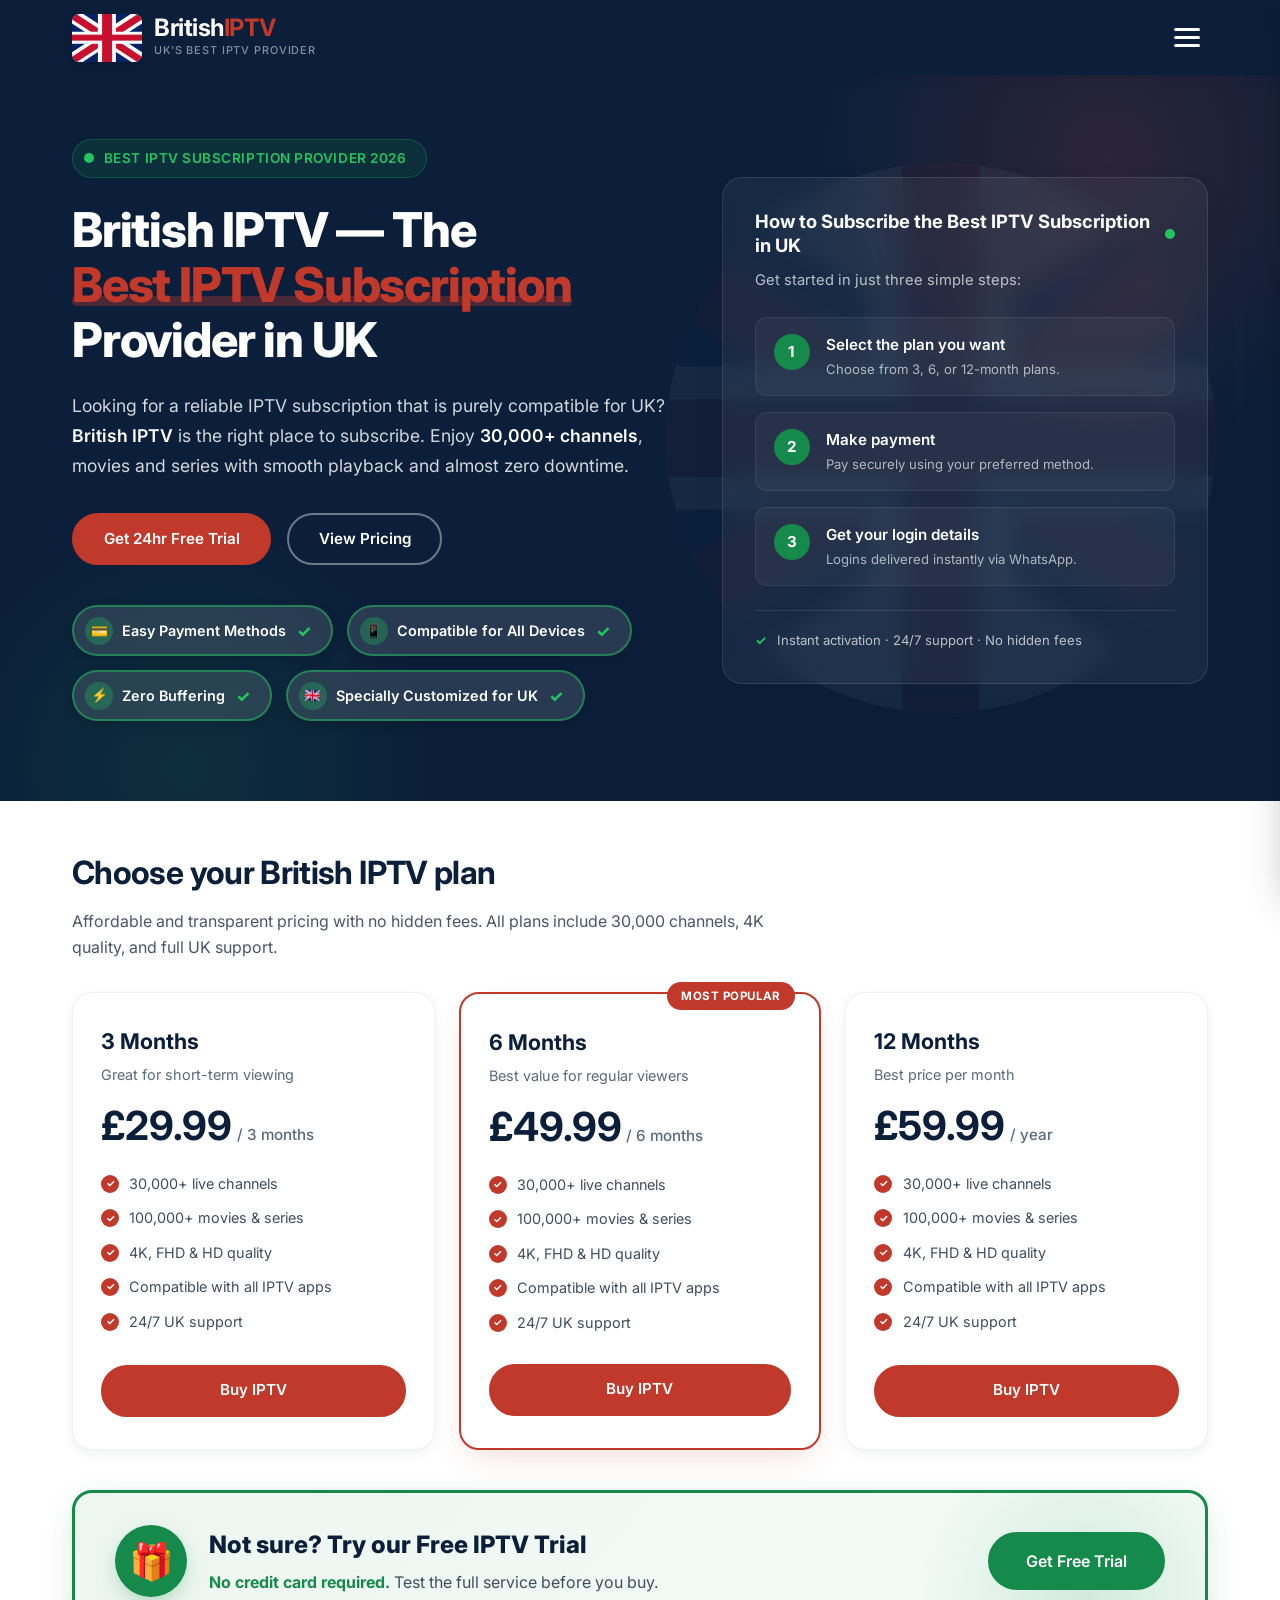
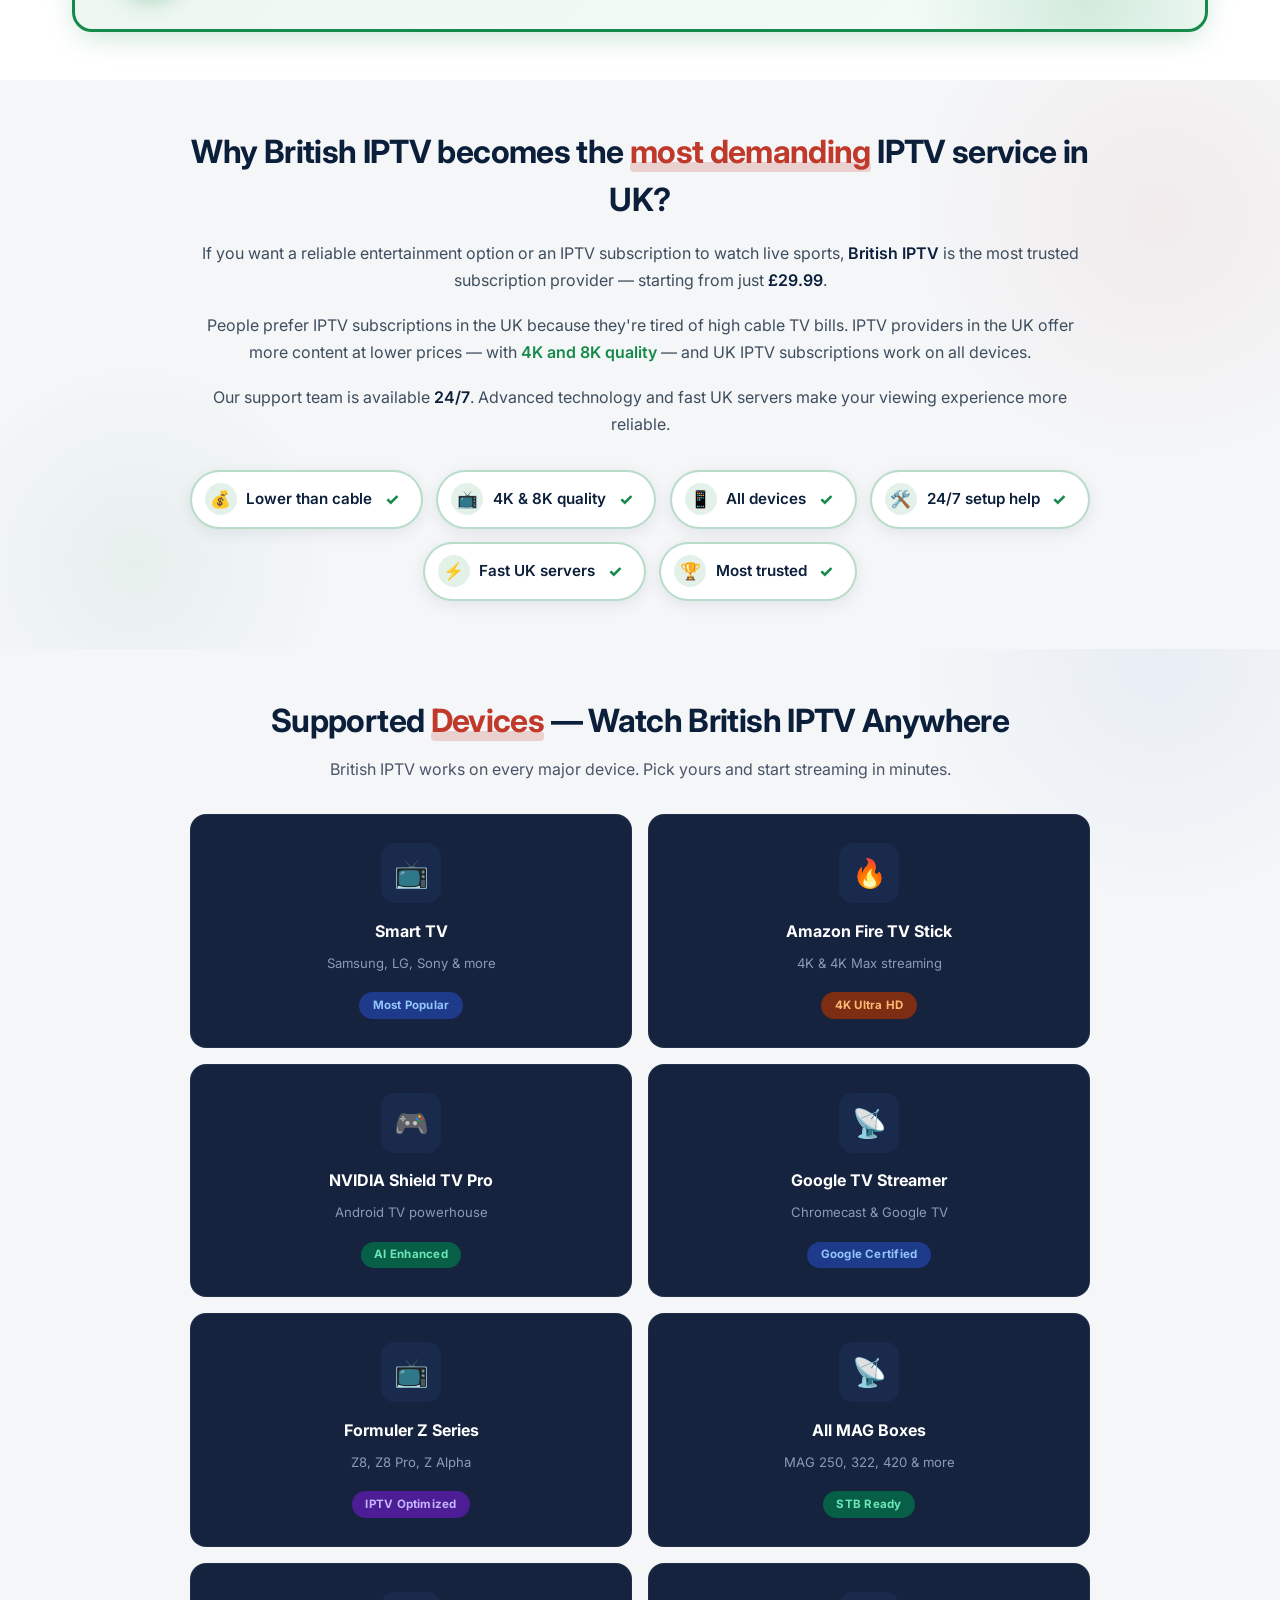
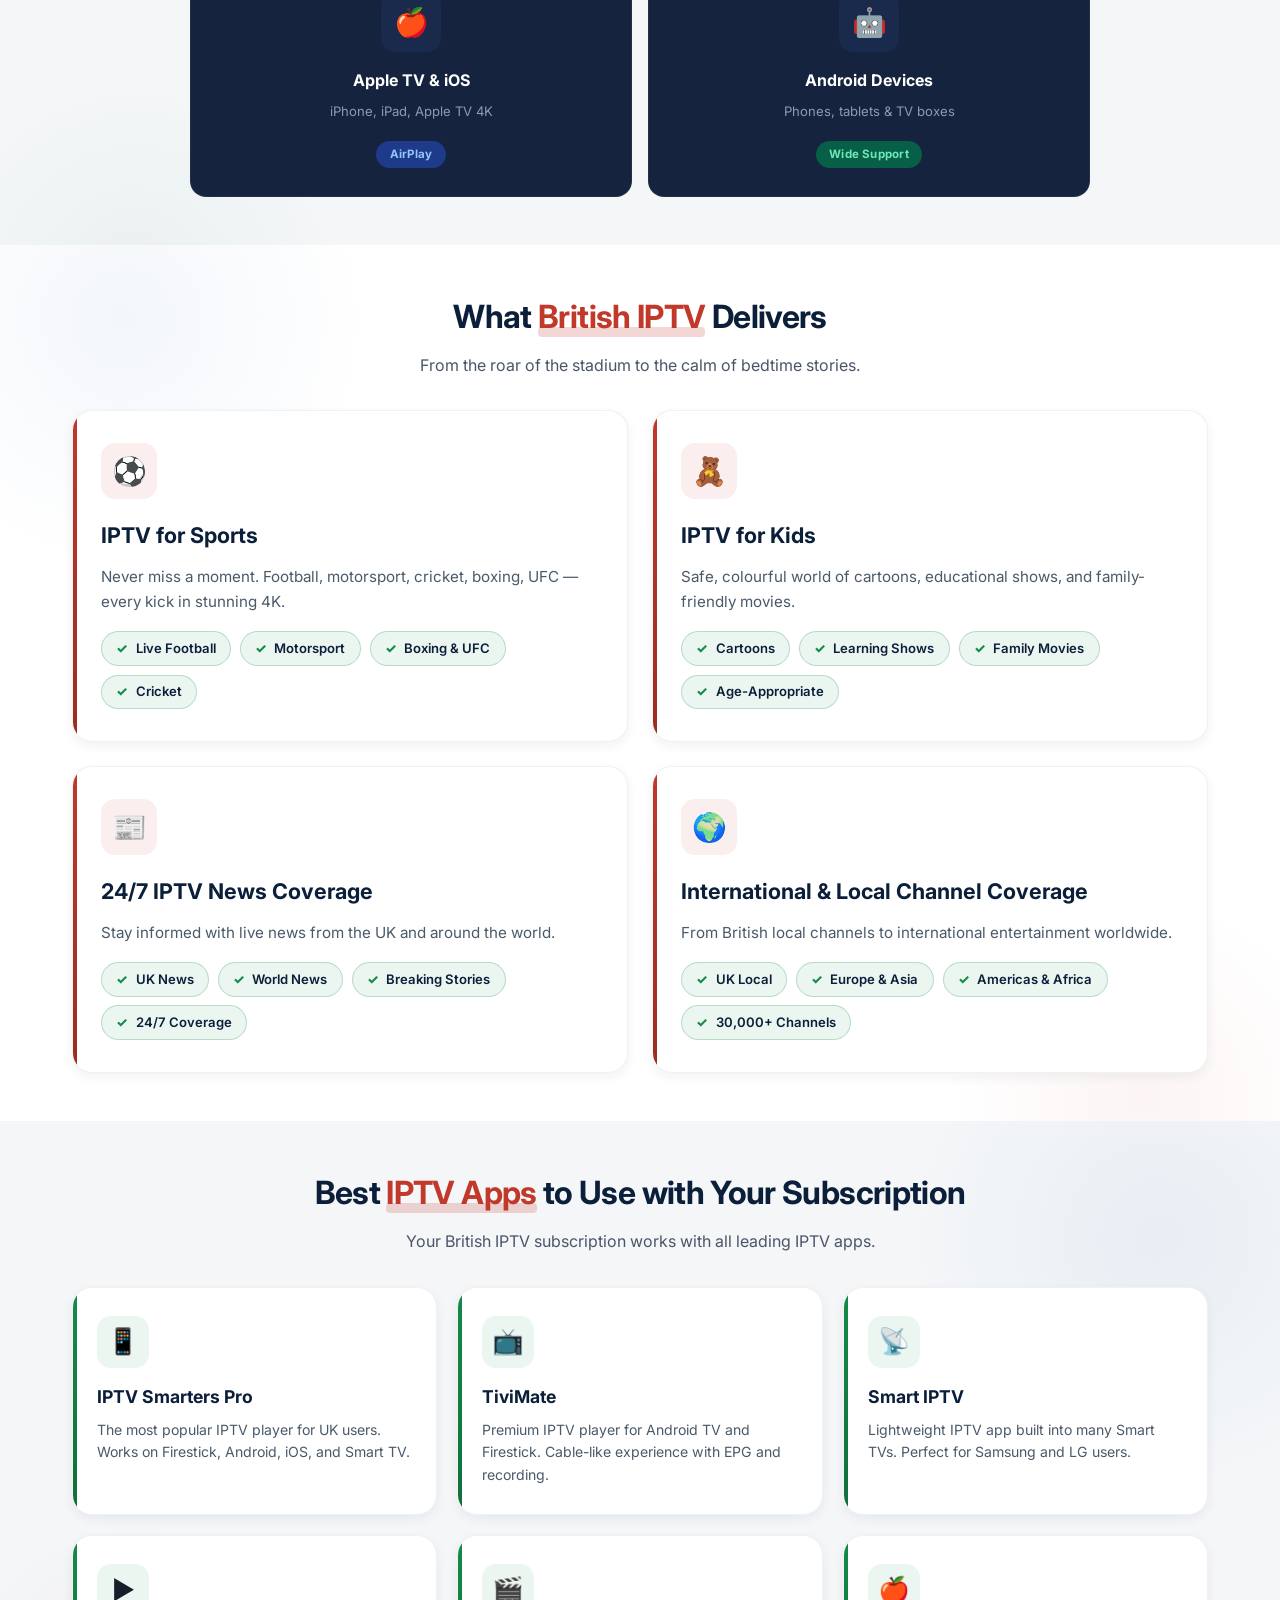
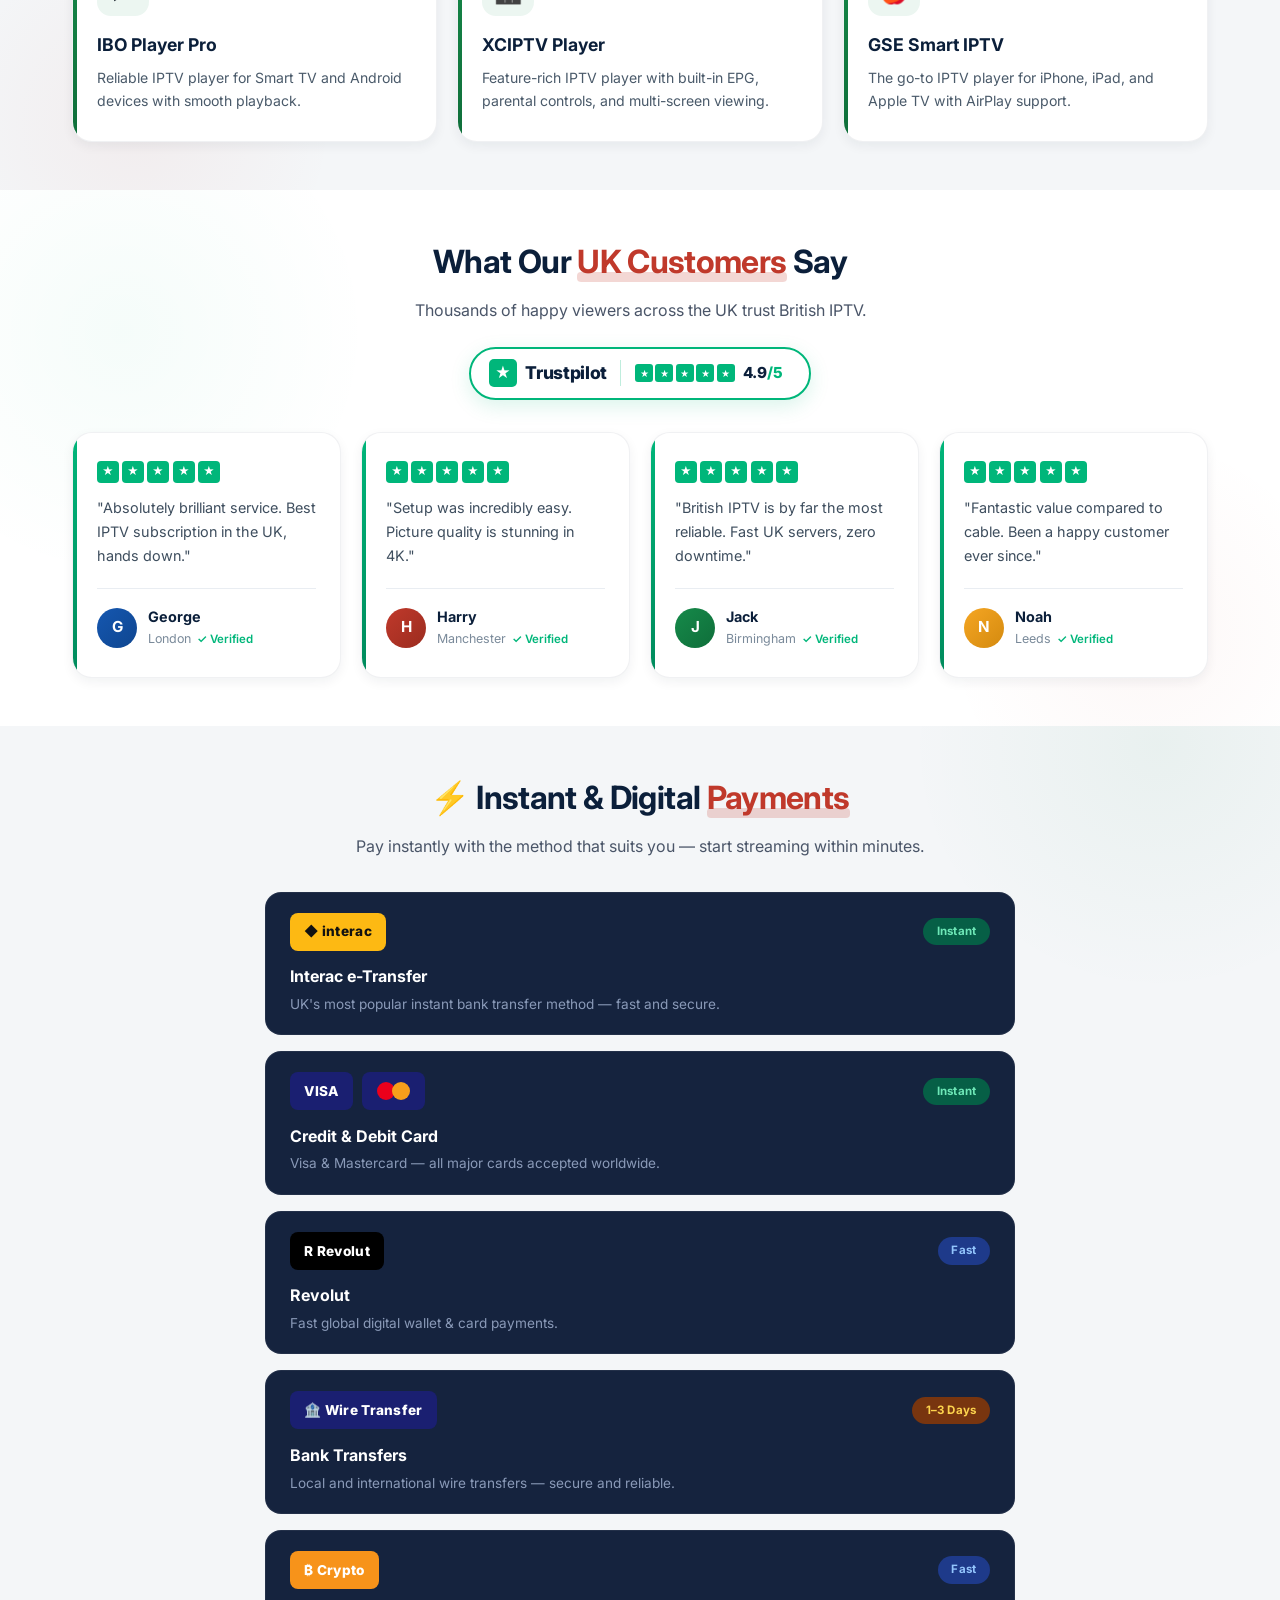
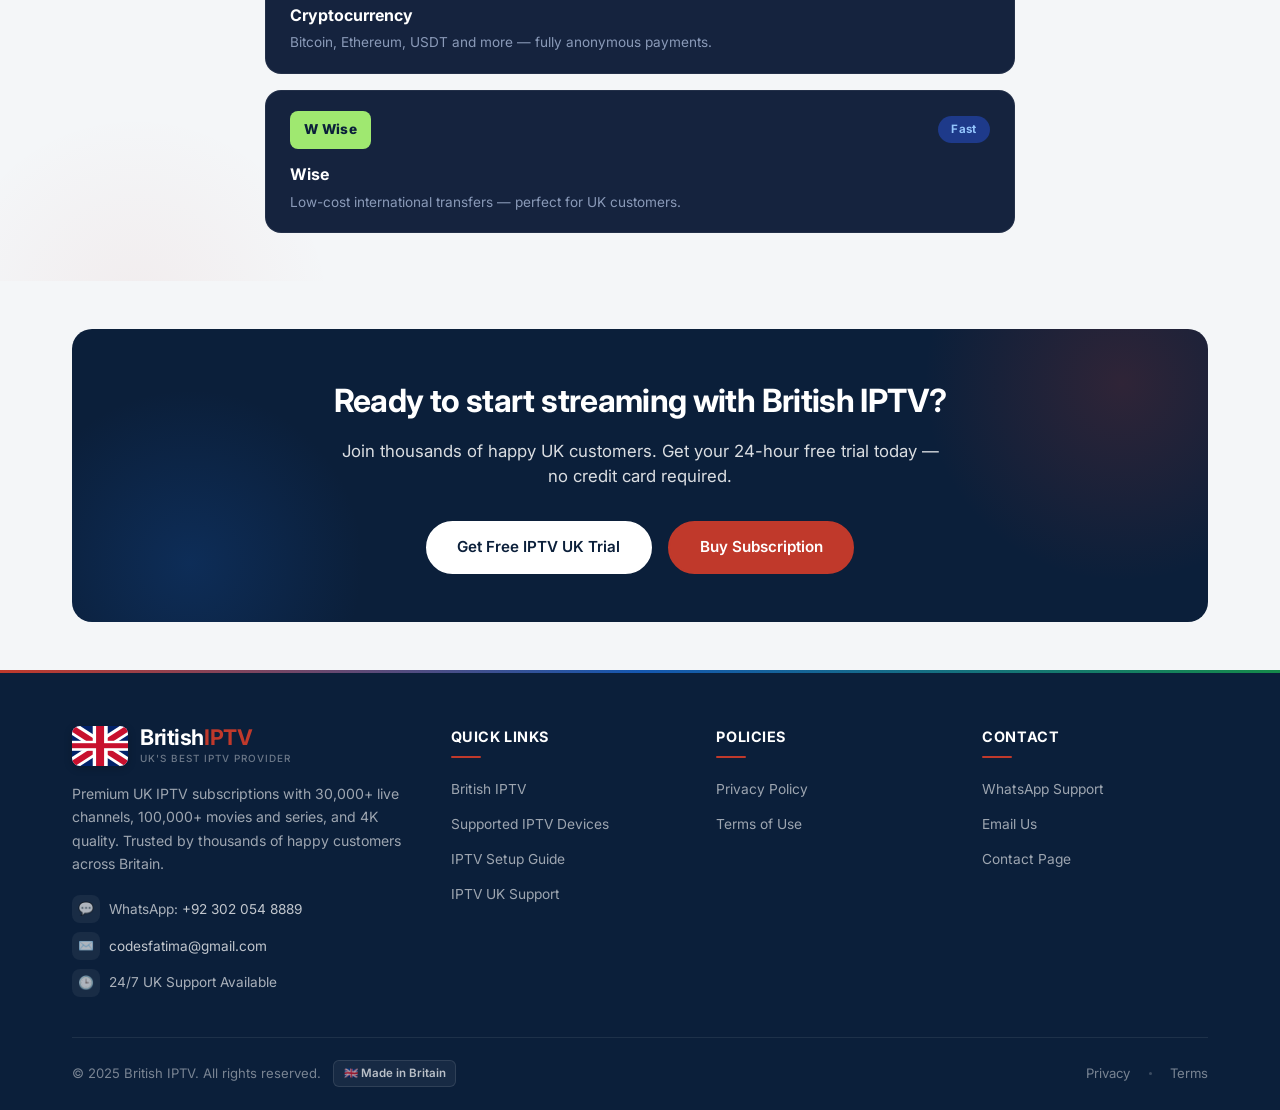
<file: index.html>
<!DOCTYPE html>
<html lang="en-GB">
<head>
  <meta charset="UTF-8">
  <meta name="viewport" content="width=device-width, initial-scale=1.0">
  <title>British IPTV | Best IPTV Subscription Provider UK 2026</title>
  <meta name="description" content="British IPTV - the best IPTV subscription provider in UK for 2026. 30,000+ channels, movies, and series with smooth playback and zero downtime. Compatible with all devices.">
  <link rel="canonical" href="https://britishiptvsubscription.co.uk/">
  <link rel="preconnect" href="https://fonts.googleapis.com">
  <link rel="preconnect" href="https://fonts.gstatic.com" crossorigin>
  <link href="https://fonts.googleapis.com/css2?family=Inter:opsz,wght@14..32,400;14..32,500;14..32,600;14..32,700;14..32,800&display=swap" rel="stylesheet">
  <link rel="stylesheet" href="styles.css">
  <style>
    /* ===== NEW DEVICES GRID STYLE ===== */
    .devices-grid-new {
      display: grid;
      grid-template-columns: repeat(2, 1fr);
      gap: 1rem;
      position: relative;
      z-index: 2;
      max-width: 900px;
      margin: 0 auto;
    }
    .device-new-card {
      background-color: #15233E;
      border: 1px solid rgba(255,255,255,0.06);
      border-radius: 16px;
      padding: 1.75rem 1rem;
      text-align: center;
      transition: all 0.25s ease;
      display: flex;
      flex-direction: column;
      align-items: center;
      gap: 0.75rem;
    }
    .device-new-card:hover {
      transform: translateY(-4px);
      border-color: rgba(79,131,255,0.3);
      box-shadow: 0 12px 32px -12px rgba(79,131,255,0.4);
    }
    .device-new-icon {
      width: 60px;
      height: 60px;
      background-color: rgba(79,131,255,0.08);
      border-radius: 14px;
      display: flex;
      align-items: center;
      justify-content: center;
      font-size: 1.75rem;
      margin-bottom: 0.35rem;
    }
    .device-new-card h3 {
      font-size: 1rem;
      font-weight: 700;
      color: #FFFFFF;
      margin: 0;
      line-height: 1.3;
    }
    .device-new-card .device-sub {
      font-size: 0.82rem;
      color: #8A9AB8;
      line-height: 1.4;
      margin: 0;
    }
    .device-new-badge {
      display: inline-block;
      padding: 0.3rem 0.85rem;
      border-radius: 20px;
      font-size: 0.72rem;
      font-weight: 700;
      letter-spacing: 0.02em;
      margin-top: 0.5rem;
    }
    .badge-blue { background-color: #1E3A8A; color: #93C5FD; }
    .badge-orange { background-color: #7C2D12; color: #FDBA74; }
    .badge-green { background-color: #065F46; color: #6EE7B7; }
    .badge-purple { background-color: #4C1D95; color: #C4B5FD; }

    /* ===== NEW PAYMENT STYLE ===== */
    .payment-stack {
      display: flex;
      flex-direction: column;
      gap: 1rem;
      max-width: 750px;
      margin: 0 auto;
      position: relative;
      z-index: 2;
    }
    .payment-stack-card {
      background-color: #15233E;
      border: 1px solid rgba(255,255,255,0.06);
      border-radius: 16px;
      padding: 1.25rem 1.5rem;
      transition: all 0.25s ease;
    }
    .payment-stack-card:hover {
      border-color: rgba(79,131,255,0.3);
      transform: translateY(-2px);
      box-shadow: 0 12px 28px -10px rgba(79,131,255,0.35);
    }
    .payment-stack-top {
      display: flex;
      align-items: center;
      justify-content: space-between;
      margin-bottom: 0.85rem;
      gap: 1rem;
      flex-wrap: wrap;
    }
    .payment-stack-logos {
      display: flex;
      gap: 0.6rem;
      align-items: center;
    }
    .payment-logo-box {
      height: 38px;
      padding: 0 0.9rem;
      border-radius: 8px;
      display: flex;
      align-items: center;
      justify-content: center;
      font-weight: 800;
      font-size: 0.85rem;
      color: #FFFFFF;
      letter-spacing: 0.02em;
    }
    .paylogo-interac { background-color: #FDB913; color: #111111; }
    .paylogo-visa { background-color: #1A1F71; }
    .paylogo-mc { background-color: #1A1F71; gap: 0.35rem; }
    .paylogo-mc-dot { width: 18px; height: 18px; border-radius: 50%; display: inline-block; }
    .paylogo-mc-dot.red { background-color: #EB001B; }
    .paylogo-mc-dot.orange { background-color: #F79E1B; margin-left: -8px; }
    .paylogo-revolut { background-color: #000000; }
    .payment-stack-badge {
      padding: 0.32rem 0.85rem;
      border-radius: 20px;
      font-size: 0.72rem;
      font-weight: 700;
      letter-spacing: 0.02em;
      white-space: nowrap;
    }
    .pay-badge-instant { background-color: #065F46; color: #6EE7B7; }
    .pay-badge-fast { background-color: #1E3A8A; color: #93C5FD; }
    .pay-badge-days { background-color: #78350F; color: #FCD34D; }
    .payment-stack-card h4 {
      font-size: 1rem;
      font-weight: 700;
      color: #FFFFFF;
      margin: 0 0 0.35rem 0;
    }
    .payment-stack-card p {
      font-size: 0.85rem;
      color: #8A9AB8;
      margin: 0;
      line-height: 1.5;
    }
    @media (max-width: 600px) {
      .devices-grid-new { gap: 0.75rem; }
      .device-new-card { padding: 1.25rem 0.75rem; }
      .device-new-icon { width: 50px; height: 50px; font-size: 1.5rem; }
      .device-new-card h3 { font-size: 0.9rem; }
      .device-new-card .device-sub { font-size: 0.75rem; }
      .payment-stack-card { padding: 1rem 1.1rem; }
    }
  </style>
</head>
<body>
  <header class="site-header">
    <div class="container header-inner">
      <a href="/" class="logo">
        <div class="logo-mark"><div class="uk-flag"><div class="red-diag-1"></div><div class="red-diag-2"></div><div class="white-cross-v"></div><div class="white-cross-h"></div><div class="red-cross-v"></div><div class="red-cross-h"></div></div></div>
        <div><div class="logo-text">British<span>IPTV</span></div><span class="logo-tagline">UK's Best IPTV Provider</span></div>
      </a>
      <button class="menu-toggle" id="menuToggle" aria-label="Open navigation menu"><span></span><span></span><span></span></button>
    </div>
  </header>

  <div class="nav-overlay" id="navOverlay"></div>
  <nav class="slide-nav" id="slideNav">
    <div class="slide-nav-header">
      <div class="slide-nav-logo"><div class="logo-mark"><div class="uk-flag"><div class="red-diag-1"></div><div class="red-diag-2"></div><div class="white-cross-v"></div><div class="white-cross-h"></div><div class="red-cross-v"></div><div class="red-cross-h"></div></div></div><div class="logo-text">British<span>IPTV</span></div></div>
      <button class="slide-nav-close" id="navClose" aria-label="Close">✕</button>
    </div>
    <ul class="slide-nav-links">
      <li><a href="/"><span class="nav-icon">🏠</span> British IPTV</a></li>
      <li><a href="/devices"><span class="nav-icon">📱</span> Supported IPTV Devices</a></li>
      <li><a href="/setup"><span class="nav-icon">⚙️</span> IPTV Setup Guide</a></li>
      <li><a href="/faq"><span class="nav-icon">❓</span> IPTV UK FAQs</a></li>
      <li><a href="/support"><span class="nav-icon">🇬🇧</span> IPTV UK Support</a></li>
      <li><a href="/privacy"><span class="nav-icon">🔒</span> Privacy Policy</a></li>
      <li><a href="/terms"><span class="nav-icon">📄</span> Terms of Use</a></li>
    </ul>
    <div class="slide-nav-footer">
      <a href="https://wa.me/923020548889" data-intent="trial" class="btn btn-red">Get Free IPTV UK Trial</a>
      <a href="https://wa.me/923020548889" data-intent="buy" class="btn btn-outline" style="color:var(--white); border-color:rgba(255,255,255,0.3);">Buy IPTV</a>
      <p class="contact-info">Need help? <a href="https://wa.me/923020548889" data-intent="support">WhatsApp Us</a><br>Available 24/7 for UK customers</p>
    </div>
  </nav>

  <main>
    <section class="hero">
      <div class="hero-flag-bg"><div class="uk-flag-big"><div class="big-red-1"></div><div class="big-red-2"></div><div class="big-white-v"></div><div class="big-white-h"></div><div class="big-red-v"></div><div class="big-red-h"></div></div></div>
      <div class="container hero-grid">
        <div class="hero-content">
          <div class="hero-trust-label"><span class="active-light"></span> Best IPTV Subscription Provider 2026</div>
          <h1>British IPTV — The <span class="accent-red">Best IPTV Subscription</span> Provider in UK</h1>
          <p>Looking for a reliable IPTV subscription that is purely compatible for UK? <strong>British IPTV</strong> is the right place to subscribe. Enjoy <strong>30,000+ channels</strong>, movies and series with smooth playback and almost zero downtime.</p>
          <div class="hero-actions">
            <a href="https://wa.me/923020548889" data-intent="trial" class="btn btn-red">Get 24hr Free Trial</a>
            <a href="#pricing" class="btn btn-outline" style="color:var(--white); border-color:rgba(255,255,255,0.4);">View Pricing</a>
          </div>
          <div class="trust-indicators">
            <div class="trust-pill"><span class="pill-icon">💳</span> Easy Payment Methods <span class="pill-check">✓</span></div>
            <div class="trust-pill"><span class="pill-icon">📱</span> Compatible for All Devices <span class="pill-check">✓</span></div>
            <div class="trust-pill"><span class="pill-icon">⚡</span> Zero Buffering <span class="pill-check">✓</span></div>
            <div class="trust-pill"><span class="pill-icon">🇬🇧</span> Specially Customized for UK <span class="pill-check">✓</span></div>
          </div>
        </div>
        <div class="subscribe-card">
          <div class="subscribe-card-header"><h3>How to Subscribe the Best IPTV Subscription in UK</h3><span class="green-dot"></span></div>
          <p>Get started in just three simple steps:</p>
          <div class="subscribe-steps">
            <div class="subscribe-step"><div class="step-number">1</div><div class="step-content"><h4>Select the plan you want</h4><p>Choose from 3, 6, or 12-month plans.</p></div></div>
            <div class="subscribe-step"><div class="step-number">2</div><div class="step-content"><h4>Make payment</h4><p>Pay securely using your preferred method.</p></div></div>
            <div class="subscribe-step"><div class="step-number">3</div><div class="step-content"><h4>Get your login details</h4><p>Logins delivered instantly via WhatsApp.</p></div></div>
          </div>
          <div class="subscribe-card-footer"><span class="check-icon">✓</span><span>Instant activation · 24/7 support · No hidden fees</span></div>
        </div>
      </div>
    </section>

    <section class="pricing" id="pricing">
      <div class="container">
        <h2 class="section-title">Choose your British IPTV plan</h2>
        <p class="section-subtitle">Affordable and transparent pricing with no hidden fees. All plans include 30,000 channels, 4K quality, and full UK support.</p>
        <div class="pricing-grid">
          <div class="pricing-card">
            <div class="pricing-name">3 Months</div><div class="pricing-desc">Great for short-term viewing</div>
            <div class="pricing-price"><span class="amount">£29.99</span><span class="period">/ 3 months</span></div>
            <ul class="pricing-features"><li>30,000+ live channels</li><li>100,000+ movies & series</li><li>4K, FHD & HD quality</li><li>Compatible with all IPTV apps</li><li>24/7 UK support</li></ul>
            <a href="https://wa.me/923020548889" data-intent="plan3" class="btn btn-red">Buy IPTV</a>
          </div>
          <div class="pricing-card featured">
            <div class="pricing-badge">Most popular</div>
            <div class="pricing-name">6 Months</div><div class="pricing-desc">Best value for regular viewers</div>
            <div class="pricing-price"><span class="amount">£49.99</span><span class="period">/ 6 months</span></div>
            <ul class="pricing-features"><li>30,000+ live channels</li><li>100,000+ movies & series</li><li>4K, FHD & HD quality</li><li>Compatible with all IPTV apps</li><li>24/7 UK support</li></ul>
            <a href="https://wa.me/923020548889" data-intent="plan6" class="btn btn-red">Buy IPTV</a>
          </div>
          <div class="pricing-card">
            <div class="pricing-name">12 Months</div><div class="pricing-desc">Best price per month</div>
            <div class="pricing-price"><span class="amount">£59.99</span><span class="period">/ year</span></div>
            <ul class="pricing-features"><li>30,000+ live channels</li><li>100,000+ movies & series</li><li>4K, FHD & HD quality</li><li>Compatible with all IPTV apps</li><li>24/7 UK support</li></ul>
            <a href="https://wa.me/923020548889" data-intent="plan12" class="btn btn-red">Buy IPTV</a>
          </div>
        </div>
        <div class="free-trial-badge">
          <div class="free-trial-content"><div class="free-trial-icon">🎁</div><div class="free-trial-text"><h3>Not sure? Try our Free IPTV Trial</h3><p><strong>No credit card required.</strong> Test the full service before you buy.</p></div></div>
          <a href="https://wa.me/923020548889" data-intent="trial" class="btn btn-red">Get Free Trial</a>
        </div>
      </div>
    </section>

    <section class="why-british">
      <div class="container">
        <div class="why-british-content">
          <h2 class="section-title">Why British IPTV becomes the <span class="accent-red">most demanding</span> IPTV service in UK?</h2>
          <p>If you want a reliable entertainment option or an IPTV subscription to watch live sports, <strong>British IPTV</strong> is the most trusted subscription provider — starting from just <strong>£29.99</strong>.</p>
          <p>People prefer IPTV subscriptions in the UK because they're tired of high cable TV bills. IPTV providers in the UK offer more content at lower prices — with <span class="highlight-green">4K and 8K quality</span> — and UK IPTV subscriptions work on all devices.</p>
          <p>Our support team is available <strong>24/7</strong>. Advanced technology and fast UK servers make your viewing experience more reliable.</p>
          <div class="why-trust-badges">
            <div class="why-pill"><span class="why-pill-icon">💰</span> Lower than cable <span class="why-pill-check">✓</span></div>
            <div class="why-pill"><span class="why-pill-icon">📺</span> 4K & 8K quality <span class="why-pill-check">✓</span></div>
            <div class="why-pill"><span class="why-pill-icon">📱</span> All devices <span class="why-pill-check">✓</span></div>
            <div class="why-pill"><span class="why-pill-icon">🛠️</span> 24/7 setup help <span class="why-pill-check">✓</span></div>
            <div class="why-pill"><span class="why-pill-icon">⚡</span> Fast UK servers <span class="why-pill-check">✓</span></div>
            <div class="why-pill"><span class="why-pill-icon">🏆</span> Most trusted <span class="why-pill-check">✓</span></div>
          </div>
        </div>
      </div>
    </section>

    <!-- ===== DEVICES SECTION ===== -->
    <section class="devices">
      <div class="container">
        <div class="devices-header">
          <h2>Supported <span class="accent-red">Devices</span> — Watch British IPTV Anywhere</h2>
          <p>British IPTV works on every major device. Pick yours and start streaming in minutes.</p>
        </div>
        <div class="devices-grid-new">
          <div class="device-new-card"><div class="device-new-icon">📺</div><h3>Smart TV</h3><p class="device-sub">Samsung, LG, Sony &amp; more</p><span class="device-new-badge badge-blue">Most Popular</span></div>
          <div class="device-new-card"><div class="device-new-icon">🔥</div><h3>Amazon Fire TV Stick</h3><p class="device-sub">4K &amp; 4K Max streaming</p><span class="device-new-badge badge-orange">4K Ultra HD</span></div>
          <div class="device-new-card"><div class="device-new-icon">🎮</div><h3>NVIDIA Shield TV Pro</h3><p class="device-sub">Android TV powerhouse</p><span class="device-new-badge badge-green">AI Enhanced</span></div>
          <div class="device-new-card"><div class="device-new-icon">📡</div><h3>Google TV Streamer</h3><p class="device-sub">Chromecast &amp; Google TV</p><span class="device-new-badge badge-blue">Google Certified</span></div>
          <div class="device-new-card"><div class="device-new-icon">📺</div><h3>Formuler Z Series</h3><p class="device-sub">Z8, Z8 Pro, Z Alpha</p><span class="device-new-badge badge-purple">IPTV Optimized</span></div>
          <div class="device-new-card"><div class="device-new-icon">📡</div><h3>All MAG Boxes</h3><p class="device-sub">MAG 250, 322, 420 &amp; more</p><span class="device-new-badge badge-green">STB Ready</span></div>
          <div class="device-new-card"><div class="device-new-icon">🍎</div><h3>Apple TV &amp; iOS</h3><p class="device-sub">iPhone, iPad, Apple TV 4K</p><span class="device-new-badge badge-blue">AirPlay</span></div>
          <div class="device-new-card"><div class="device-new-icon">🤖</div><h3>Android Devices</h3><p class="device-sub">Phones, tablets &amp; TV boxes</p><span class="device-new-badge badge-green">Wide Support</span></div>
        </div>
      </div>
    </section>

    <section class="delivers">
      <div class="container">
        <div class="delivers-header"><h2>What <span class="accent-red">British IPTV</span> Delivers</h2><p>From the roar of the stadium to the calm of bedtime stories.</p></div>
        <div class="delivers-grid">
          <div class="deliver-card"><div class="deliver-icon">⚽</div><h3>IPTV for Sports</h3><p>Never miss a moment. Football, motorsport, cricket, boxing, UFC — every kick in stunning 4K.</p><div class="deliver-tags"><span class="deliver-tag"><span class="tag-check">✓</span> Live Football</span><span class="deliver-tag"><span class="tag-check">✓</span> Motorsport</span><span class="deliver-tag"><span class="tag-check">✓</span> Boxing & UFC</span><span class="deliver-tag"><span class="tag-check">✓</span> Cricket</span></div></div>
          <div class="deliver-card"><div class="deliver-icon">🧸</div><h3>IPTV for Kids</h3><p>Safe, colourful world of cartoons, educational shows, and family-friendly movies.</p><div class="deliver-tags"><span class="deliver-tag"><span class="tag-check">✓</span> Cartoons</span><span class="deliver-tag"><span class="tag-check">✓</span> Learning Shows</span><span class="deliver-tag"><span class="tag-check">✓</span> Family Movies</span><span class="deliver-tag"><span class="tag-check">✓</span> Age-Appropriate</span></div></div>
          <div class="deliver-card"><div class="deliver-icon">📰</div><h3>24/7 IPTV News Coverage</h3><p>Stay informed with live news from the UK and around the world.</p><div class="deliver-tags"><span class="deliver-tag"><span class="tag-check">✓</span> UK News</span><span class="deliver-tag"><span class="tag-check">✓</span> World News</span><span class="deliver-tag"><span class="tag-check">✓</span> Breaking Stories</span><span class="deliver-tag"><span class="tag-check">✓</span> 24/7 Coverage</span></div></div>
          <div class="deliver-card"><div class="deliver-icon">🌍</div><h3>International & Local Channel Coverage</h3><p>From British local channels to international entertainment worldwide.</p><div class="deliver-tags"><span class="deliver-tag"><span class="tag-check">✓</span> UK Local</span><span class="deliver-tag"><span class="tag-check">✓</span> Europe & Asia</span><span class="deliver-tag"><span class="tag-check">✓</span> Americas & Africa</span><span class="deliver-tag"><span class="tag-check">✓</span> 30,000+ Channels</span></div></div>
        </div>
      </div>
    </section>

    <section class="apps">
      <div class="container">
        <div class="apps-header"><h2>Best <span class="accent-red">IPTV Apps</span> to Use with Your Subscription</h2><p>Your British IPTV subscription works with all leading IPTV apps.</p></div>
        <div class="apps-grid">
          <div class="app-card"><div class="app-icon">📱</div><h3>IPTV Smarters Pro</h3><p>The most popular IPTV player for UK users. Works on Firestick, Android, iOS, and Smart TV.</p></div>
          <div class="app-card"><div class="app-icon">📺</div><h3>TiviMate</h3><p>Premium IPTV player for Android TV and Firestick. Cable-like experience with EPG and recording.</p></div>
          <div class="app-card"><div class="app-icon">📡</div><h3>Smart IPTV</h3><p>Lightweight IPTV app built into many Smart TVs. Perfect for Samsung and LG users.</p></div>
          <div class="app-card"><div class="app-icon">▶️</div><h3>IBO Player Pro</h3><p>Reliable IPTV player for Smart TV and Android devices with smooth playback.</p></div>
          <div class="app-card"><div class="app-icon">🎬</div><h3>XCIPTV Player</h3><p>Feature-rich IPTV player with built-in EPG, parental controls, and multi-screen viewing.</p></div>
          <div class="app-card"><div class="app-icon">🍎</div><h3>GSE Smart IPTV</h3><p>The go-to IPTV player for iPhone, iPad, and Apple TV with AirPlay support.</p></div>
        </div>
      </div>
    </section>

    <section class="testimonials">
      <div class="container">
        <div class="testimonials-header"><h2>What Our <span class="accent-red">UK Customers</span> Say</h2><p>Thousands of happy viewers across the UK trust British IPTV.</p></div>
        <div style="display:flex; justify-content:center;">
          <div class="trustpilot-badge-clean">
            <div class="tp-brand"><div class="tp-brand-star">★</div><span class="tp-brand-name">Trustpilot</span></div>
            <div class="tp-divider"></div>
            <div class="tp-rating-group"><div class="tp-stars-small"><span>★</span><span>★</span><span>★</span><span>★</span><span>★</span></div><span class="tp-score-text">4.9<span>/5</span></span></div>
          </div>
        </div>
        <div class="testimonials-grid">
          <div class="testimonial-card"><div class="testimonial-stars"><span>★</span><span>★</span><span>★</span><span>★</span><span>★</span></div><p class="testimonial-text">"Absolutely brilliant service. Best IPTV subscription in the UK, hands down."</p><div class="testimonial-author"><div class="testimonial-avatar george">G</div><div class="testimonial-author-info"><h4>George</h4><p>London <span class="verified-badge">✓ Verified</span></p></div></div></div>
          <div class="testimonial-card"><div class="testimonial-stars"><span>★</span><span>★</span><span>★</span><span>★</span><span>★</span></div><p class="testimonial-text">"Setup was incredibly easy. Picture quality is stunning in 4K."</p><div class="testimonial-author"><div class="testimonial-avatar harry">H</div><div class="testimonial-author-info"><h4>Harry</h4><p>Manchester <span class="verified-badge">✓ Verified</span></p></div></div></div>
          <div class="testimonial-card"><div class="testimonial-stars"><span>★</span><span>★</span><span>★</span><span>★</span><span>★</span></div><p class="testimonial-text">"British IPTV is by far the most reliable. Fast UK servers, zero downtime."</p><div class="testimonial-author"><div class="testimonial-avatar jack">J</div><div class="testimonial-author-info"><h4>Jack</h4><p>Birmingham <span class="verified-badge">✓ Verified</span></p></div></div></div>
          <div class="testimonial-card"><div class="testimonial-stars"><span>★</span><span>★</span><span>★</span><span>★</span><span>★</span></div><p class="testimonial-text">"Fantastic value compared to cable. Been a happy customer ever since."</p><div class="testimonial-author"><div class="testimonial-avatar noah">N</div><div class="testimonial-author-info"><h4>Noah</h4><p>Leeds <span class="verified-badge">✓ Verified</span></p></div></div></div>
        </div>
      </div>
    </section>

    <!-- ===== PAYMENT METHODS ===== -->
    <section class="payment-section">
      <div class="container">
        <div class="payment-header">
          <h2>⚡ Instant &amp; Digital <span class="accent-red">Payments</span></h2>
          <p>Pay instantly with the method that suits you — start streaming within minutes.</p>
        </div>
        <div class="payment-stack">
          <div class="payment-stack-card"><div class="payment-stack-top"><div class="payment-stack-logos"><div class="payment-logo-box paylogo-interac">◆ interac</div></div><span class="payment-stack-badge pay-badge-instant">Instant</span></div><h4>Interac e-Transfer</h4><p>UK's most popular instant bank transfer method — fast and secure.</p></div>
          <div class="payment-stack-card"><div class="payment-stack-top"><div class="payment-stack-logos"><div class="payment-logo-box paylogo-visa">VISA</div><div class="payment-logo-box paylogo-mc"><span class="paylogo-mc-dot red"></span><span class="paylogo-mc-dot orange"></span></div></div><span class="payment-stack-badge pay-badge-instant">Instant</span></div><h4>Credit &amp; Debit Card</h4><p>Visa &amp; Mastercard — all major cards accepted worldwide.</p></div>
          <div class="payment-stack-card"><div class="payment-stack-top"><div class="payment-stack-logos"><div class="payment-logo-box paylogo-revolut">R Revolut</div></div><span class="payment-stack-badge pay-badge-fast">Fast</span></div><h4>Revolut</h4><p>Fast global digital wallet &amp; card payments.</p></div>
          <div class="payment-stack-card"><div class="payment-stack-top"><div class="payment-stack-logos"><div class="payment-logo-box paylogo-visa">🏦 Wire Transfer</div></div><span class="payment-stack-badge pay-badge-days">1–3 Days</span></div><h4>Bank Transfers</h4><p>Local and international wire transfers — secure and reliable.</p></div>
          <div class="payment-stack-card"><div class="payment-stack-top"><div class="payment-stack-logos"><div class="payment-logo-box paylogo-interac" style="background-color: #F7931A; color:#fff;">₿ Crypto</div></div><span class="payment-stack-badge pay-badge-fast">Fast</span></div><h4>Cryptocurrency</h4><p>Bitcoin, Ethereum, USDT and more — fully anonymous payments.</p></div>
          <div class="payment-stack-card"><div class="payment-stack-top"><div class="payment-stack-logos"><div class="payment-logo-box paylogo-revolut" style="background-color:#9FE870; color:#0B1F3A;">W Wise</div></div><span class="payment-stack-badge pay-badge-fast">Fast</span></div><h4>Wise</h4><p>Low-cost international transfers — perfect for UK customers.</p></div>
        </div>
      </div>
    </section>

    <section class="cta">
      <div class="container">
        <div class="cta-card">
          <h2>Ready to start streaming with British IPTV?</h2>
          <p>Join thousands of happy UK customers. Get your 24-hour free trial today — no credit card required.</p>
          <div class="cta-actions">
            <a href="https://wa.me/923020548889" data-intent="trial" class="btn btn-light">Get Free IPTV UK Trial</a>
            <a href="https://wa.me/923020548889" data-intent="buy" class="btn btn-red">Buy Subscription</a>
          </div>
        </div>
      </div>
    </section>
  </main>

  <footer class="site-footer">
    <div class="container">
      <div class="footer-top">
        <div class="footer-brand-col">
          <a href="/" class="footer-logo"><div class="logo-mark"><div class="uk-flag"><div class="red-diag-1"></div><div class="red-diag-2"></div><div class="white-cross-v"></div><div class="white-cross-h"></div><div class="red-cross-v"></div><div class="red-cross-h"></div></div></div><div><div class="logo-text">British<span>IPTV</span></div><span class="logo-tagline">UK's Best IPTV Provider</span></div></a>
          <p>Premium UK IPTV subscriptions with 30,000+ live channels, 100,000+ movies and series, and 4K quality. Trusted by thousands of happy customers across Britain.</p>
          <div class="footer-contact-row">
            <div class="footer-contact-item"><span class="contact-icon">💬</span><span>WhatsApp: <a href="https://wa.me/923020548889" data-intent="support">+92 302 054 8889</a></span></div>
            <div class="footer-contact-item"><span class="contact-icon">✉️</span><span><a href="mailto:codesfatima@gmail.com">codesfatima@gmail.com</a></span></div>
            <div class="footer-contact-item"><span class="contact-icon">🕒</span><span>24/7 UK Support Available</span></div>
          </div>
        </div>
        <div class="footer-col"><h4>Quick Links</h4><ul><li><a href="/">British IPTV <span class="link-arrow">→</span></a></li><li><a href="/devices">Supported IPTV Devices <span class="link-arrow">→</span></a></li><li><a href="/setup">IPTV Setup Guide <span class="link-arrow">→</span></a></li><li><a href="/support">IPTV UK Support <span class="link-arrow">→</span></a></li></ul></div>
        <div class="footer-col"><h4>Policies</h4><ul><li><a href="/privacy">Privacy Policy <span class="link-arrow">→</span></a></li><li><a href="/terms">Terms of Use <span class="link-arrow">→</span></a></li></ul></div>
        <div class="footer-col"><h4>Contact</h4><ul><li><a href="https://wa.me/923020548889" data-intent="support">WhatsApp Support <span class="link-arrow">→</span></a></li><li><a href="mailto:codesfatima@gmail.com">Email Us <span class="link-arrow">→</span></a></li><li><a href="/support">Contact Page <span class="link-arrow">→</span></a></li></ul></div>
      </div>
      <div class="footer-bottom">
        <div class="footer-bottom-left"><span>&copy; 2025 British IPTV. All rights reserved.</span><span class="uk-badge">🇬🇧 Made in Britain</span></div>
        <div class="footer-bottom-right"><a href="/privacy">Privacy</a><span class="divider-dot"></span><a href="/terms">Terms</a></div>
      </div>
    </div>
  </footer>

  <script src="script.js?v=4"></script>
</body>
</html>
</file>
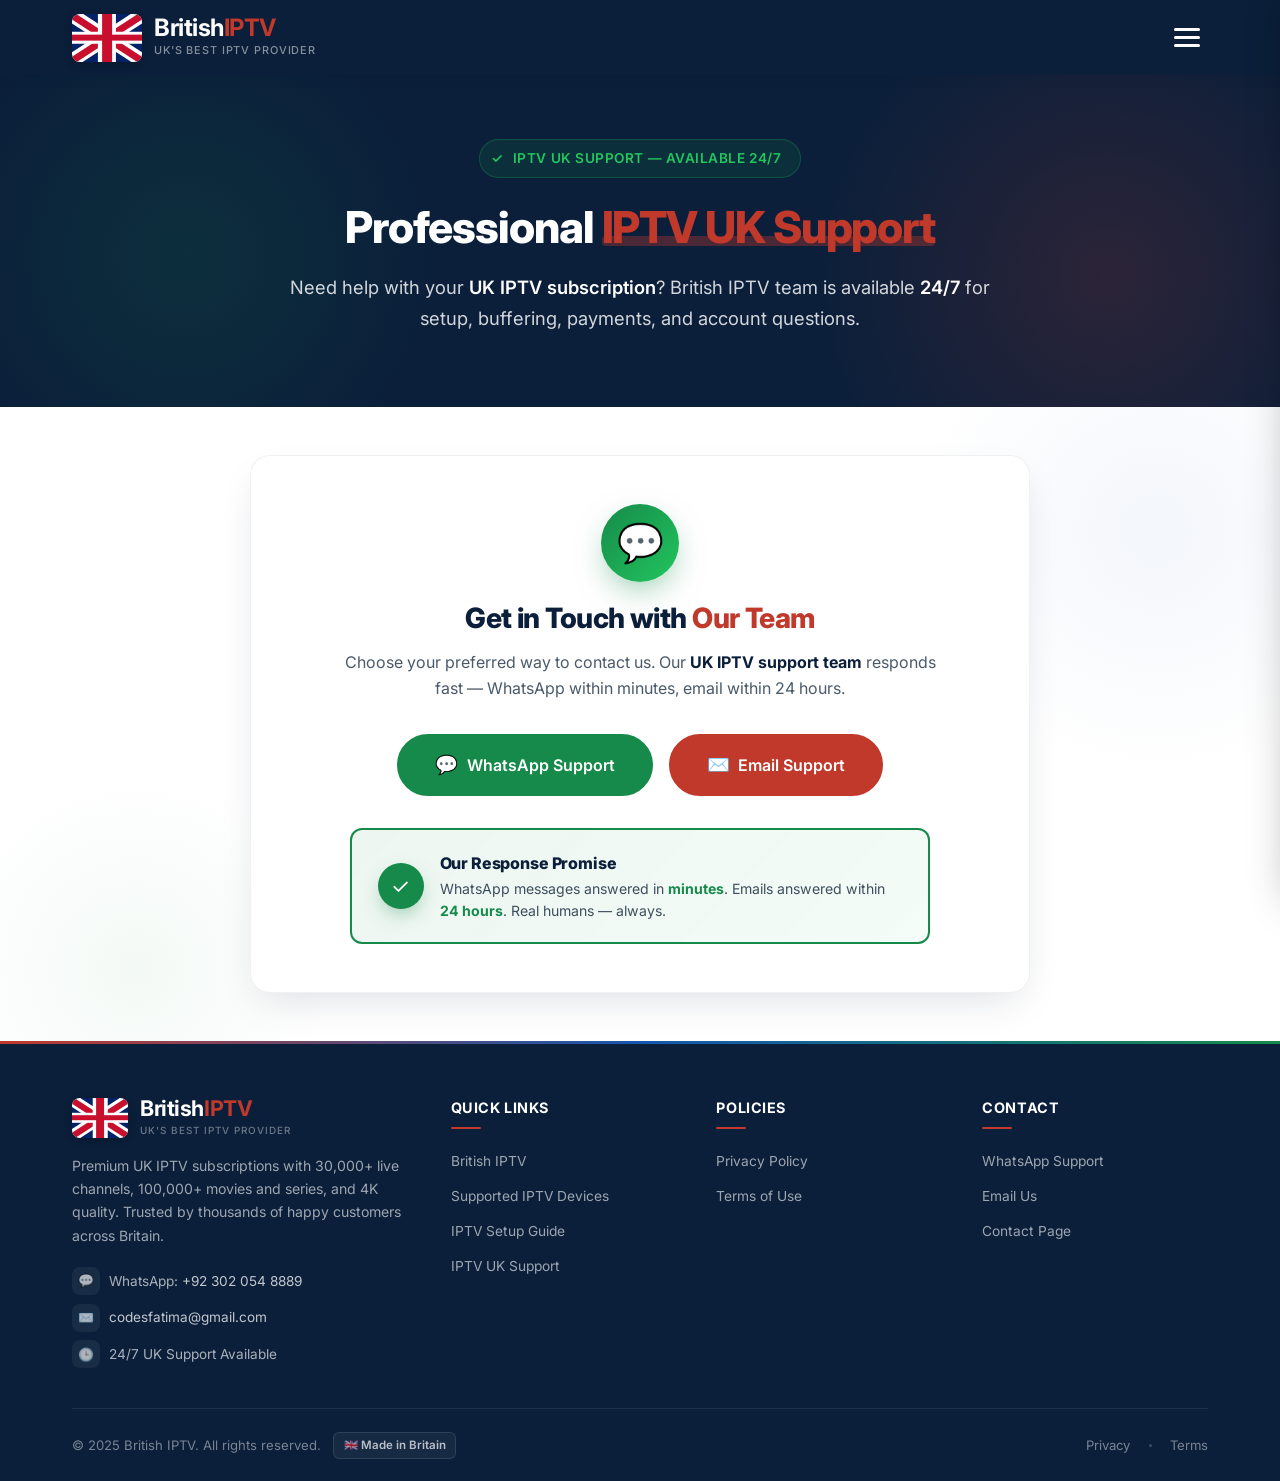
<file: contact.html>
<!DOCTYPE html>
<html lang="en-GB">
<head>
  <meta charset="UTF-8">
  <meta name="viewport" content="width=device-width, initial-scale=1.0">
  <title>IPTV UK Support | 24/7 British IPTV Help</title>
  <meta name="description" content="Professional IPTV UK support from British IPTV. Get 24/7 help via WhatsApp or email — fast response, real humans, UK-focused.">
  <link rel="canonical" href="https://britishiptvsubscription.co.uk/support">
  <link rel="preconnect" href="https://fonts.googleapis.com">
  <link rel="preconnect" href="https://fonts.gstatic.com" crossorigin>
  <link href="https://fonts.googleapis.com/css2?family=Inter:opsz,wght@14..32,400;14..32,500;14..32,600;14..32,700;14..32,800&display=swap" rel="stylesheet">
  <link rel="stylesheet" href="styles.css">
</head>
<body>
  <header class="site-header">
    <div class="container header-inner">
      <a href="/" class="logo"><div class="logo-mark"><div class="uk-flag"><div class="red-diag-1"></div><div class="red-diag-2"></div><div class="white-cross-v"></div><div class="white-cross-h"></div><div class="red-cross-v"></div><div class="red-cross-h"></div></div></div><div><div class="logo-text">British<span>IPTV</span></div><span class="logo-tagline">UK's Best IPTV Provider</span></div></a>
      <button class="menu-toggle" id="menuToggle" aria-label="Open navigation menu"><span></span><span></span><span></span></button>
    </div>
  </header>

  <div class="nav-overlay" id="navOverlay"></div>
  <nav class="slide-nav" id="slideNav">
    <div class="slide-nav-header"><div class="slide-nav-logo"><div class="logo-mark"><div class="uk-flag"><div class="red-diag-1"></div><div class="red-diag-2"></div><div class="white-cross-v"></div><div class="white-cross-h"></div><div class="red-cross-v"></div><div class="red-cross-h"></div></div></div><div class="logo-text">British<span>IPTV</span></div></div><button class="slide-nav-close" id="navClose" aria-label="Close">✕</button></div>
    <ul class="slide-nav-links">
      <li><a href="/"><span class="nav-icon">🏠</span> British IPTV</a></li>
      <li><a href="/devices"><span class="nav-icon">📱</span> Supported IPTV Devices</a></li>
      <li><a href="/setup"><span class="nav-icon">⚙️</span> IPTV Setup Guide</a></li>
      <li><a href="/faq"><span class="nav-icon">❓</span> IPTV UK FAQs</a></li>
      <li><a href="/support"><span class="nav-icon">🇬🇧</span> IPTV UK Support</a></li>
      <li><a href="/privacy"><span class="nav-icon">🔒</span> Privacy Policy</a></li>
      <li><a href="/terms"><span class="nav-icon">📄</span> Terms of Use</a></li>
    </ul>
    <div class="slide-nav-footer">
      <a href="https://wa.me/923020548889" data-intent="trial" class="btn btn-red">Get Free IPTV UK Trial</a>
      <a href="https://wa.me/923020548889" data-intent="buy" class="btn btn-outline" style="color:var(--white); border-color:rgba(255,255,255,0.3);">Buy IPTV</a>
      <p class="contact-info">Need help? <a href="https://wa.me/923020548889" data-intent="support">WhatsApp Us</a><br>Available 24/7 for UK customers</p>
    </div>
  </nav>

  <main>
    <section class="page-hero">
      <div class="container">
        <div class="page-hero-content">
          <div class="page-hero-tag"><span>✓</span> IPTV UK Support — Available 24/7</div>
          <h1>Professional <span class="accent-red">IPTV UK Support</span></h1>
          <p>Need help with your <strong>UK IPTV subscription</strong>? British IPTV team is available <strong>24/7</strong> for setup, buffering, payments, and account questions.</p>
        </div>
      </div>
    </section>

    <section class="contact-short">
      <div class="container">
        <div class="contact-card">
          <div class="contact-card-icon">💬</div>
          <h2>Get in Touch with <span class="accent-red">Our Team</span></h2>
          <p>Choose your preferred way to contact us. Our <strong>UK IPTV support team</strong> responds fast — WhatsApp within minutes, email within 24 hours.</p>
          <div class="contact-buttons">
            <a href="https://wa.me/923020548889" data-intent="support" class="btn btn-green"><span class="btn-icon">💬</span> WhatsApp Support</a>
            <a href="mailto:codesfatima@gmail.com" class="btn btn-red"><span class="btn-icon">✉️</span> Email Support</a>
          </div>
          <div class="response-promise">
            <div class="promise-icon">✓</div>
            <div class="promise-text">
              <h3>Our Response Promise</h3>
              <p>WhatsApp messages answered in <strong>minutes</strong>. Emails answered within <strong>24 hours</strong>. Real humans — always.</p>
            </div>
          </div>
        </div>
      </div>
    </section>
  </main>

  <footer class="site-footer">
    <div class="container">
      <div class="footer-top">
        <div class="footer-brand-col"><a href="/" class="footer-logo"><div class="logo-mark"><div class="uk-flag"><div class="red-diag-1"></div><div class="red-diag-2"></div><div class="white-cross-v"></div><div class="white-cross-h"></div><div class="red-cross-v"></div><div class="red-cross-h"></div></div></div><div><div class="logo-text">British<span>IPTV</span></div><span class="logo-tagline">UK's Best IPTV Provider</span></div></a><p>Premium UK IPTV subscriptions with 30,000+ live channels, 100,000+ movies and series, and 4K quality. Trusted by thousands of happy customers across Britain.</p><div class="footer-contact-row"><div class="footer-contact-item"><span class="contact-icon">💬</span><span>WhatsApp: <a href="https://wa.me/923020548889" data-intent="support">+92 302 054 8889</a></span></div><div class="footer-contact-item"><span class="contact-icon">✉️</span><span><a href="mailto:codesfatima@gmail.com">codesfatima@gmail.com</a></span></div><div class="footer-contact-item"><span class="contact-icon">🕒</span><span>24/7 UK Support Available</span></div></div></div>
        <div class="footer-col"><h4>Quick Links</h4><ul><li><a href="/">British IPTV <span class="link-arrow">→</span></a></li><li><a href="/devices">Supported IPTV Devices <span class="link-arrow">→</span></a></li><li><a href="/setup">IPTV Setup Guide <span class="link-arrow">→</span></a></li><li><a href="/support">IPTV UK Support <span class="link-arrow">→</span></a></li></ul></div>
        <div class="footer-col"><h4>Policies</h4><ul><li><a href="/privacy">Privacy Policy <span class="link-arrow">→</span></a></li><li><a href="/terms">Terms of Use <span class="link-arrow">→</span></a></li></ul></div>
        <div class="footer-col"><h4>Contact</h4><ul><li><a href="https://wa.me/923020548889" data-intent="support">WhatsApp Support <span class="link-arrow">→</span></a></li><li><a href="mailto:codesfatima@gmail.com">Email Us <span class="link-arrow">→</span></a></li><li><a href="/support">Contact Page <span class="link-arrow">→</span></a></li></ul></div>
      </div>
      <div class="footer-bottom">
        <div class="footer-bottom-left"><span>&copy; 2025 British IPTV. All rights reserved.</span><span class="uk-badge">🇬🇧 Made in Britain</span></div>
        <div class="footer-bottom-right"><a href="/privacy">Privacy</a><span class="divider-dot"></span><a href="/terms">Terms</a></div>
      </div>
    </div>
  </footer>
  <script src="script.js?v=4"></script>
</body>
</html>
</file>
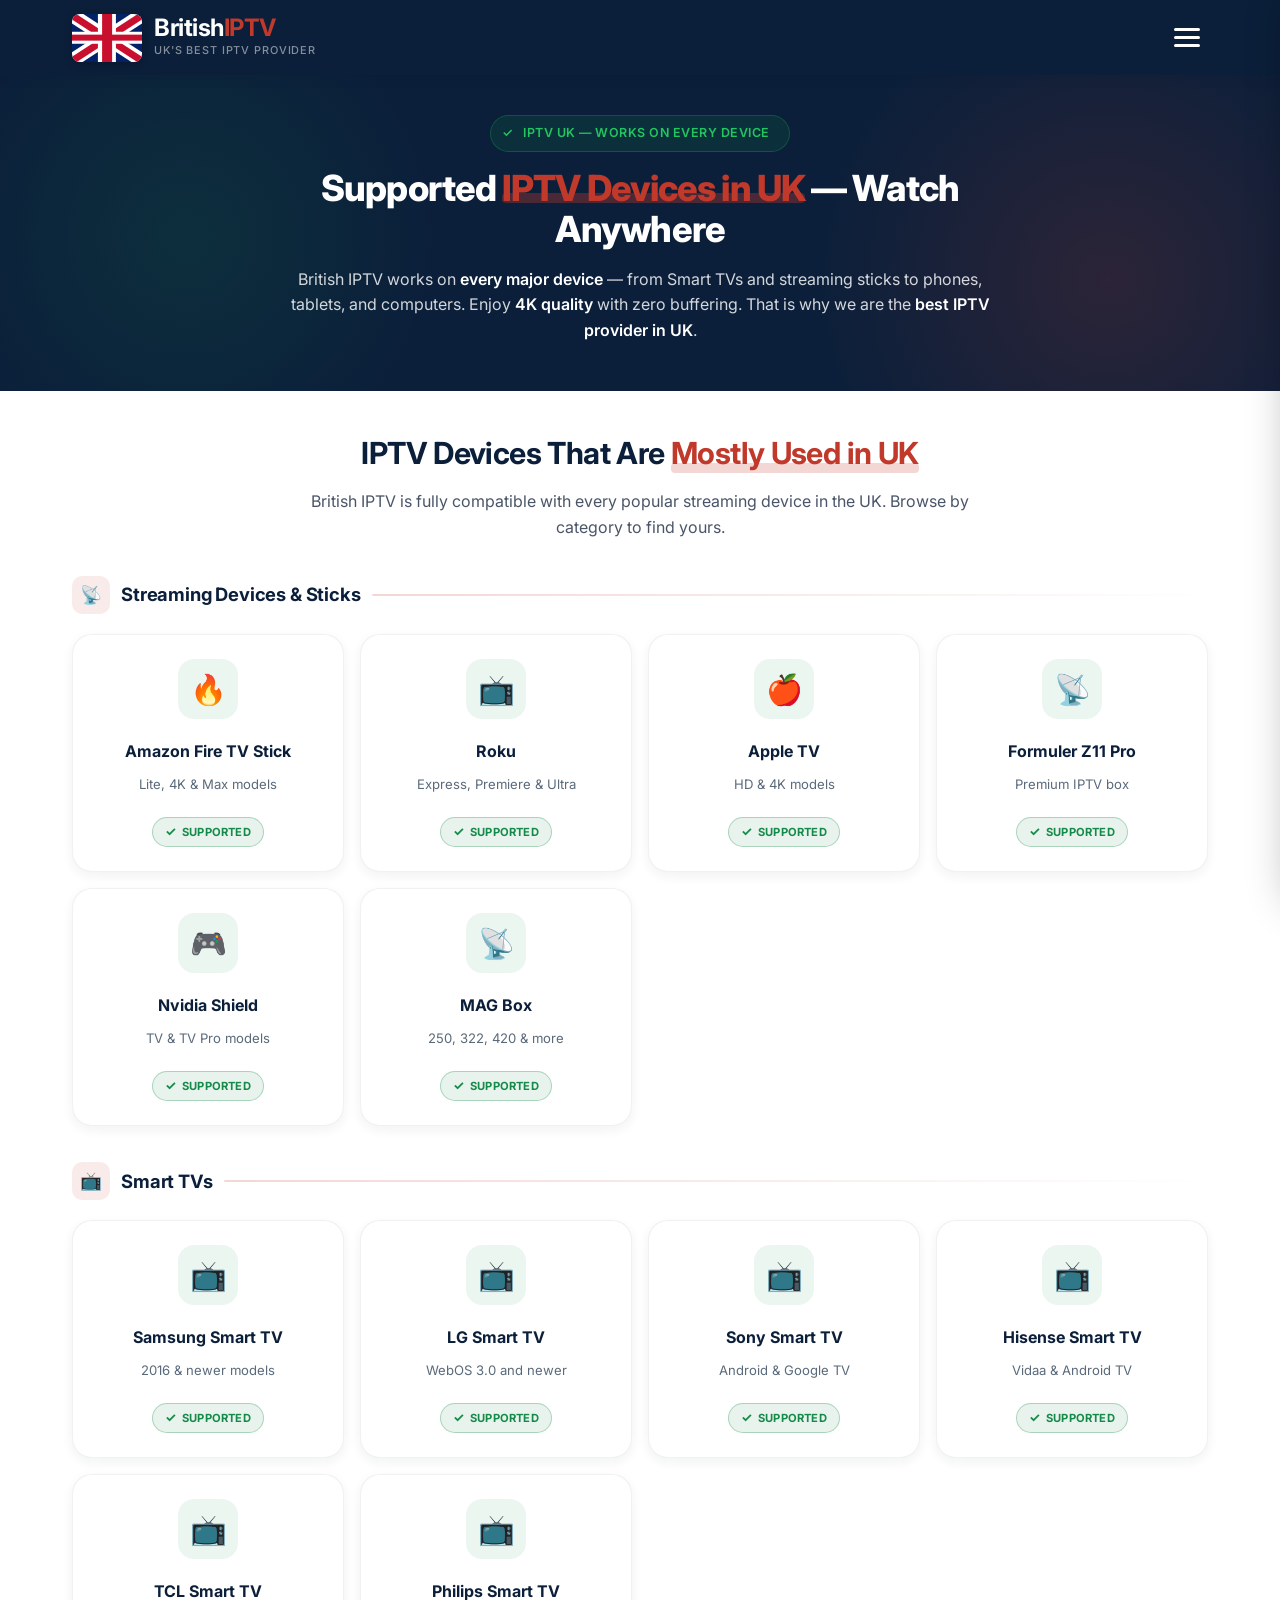
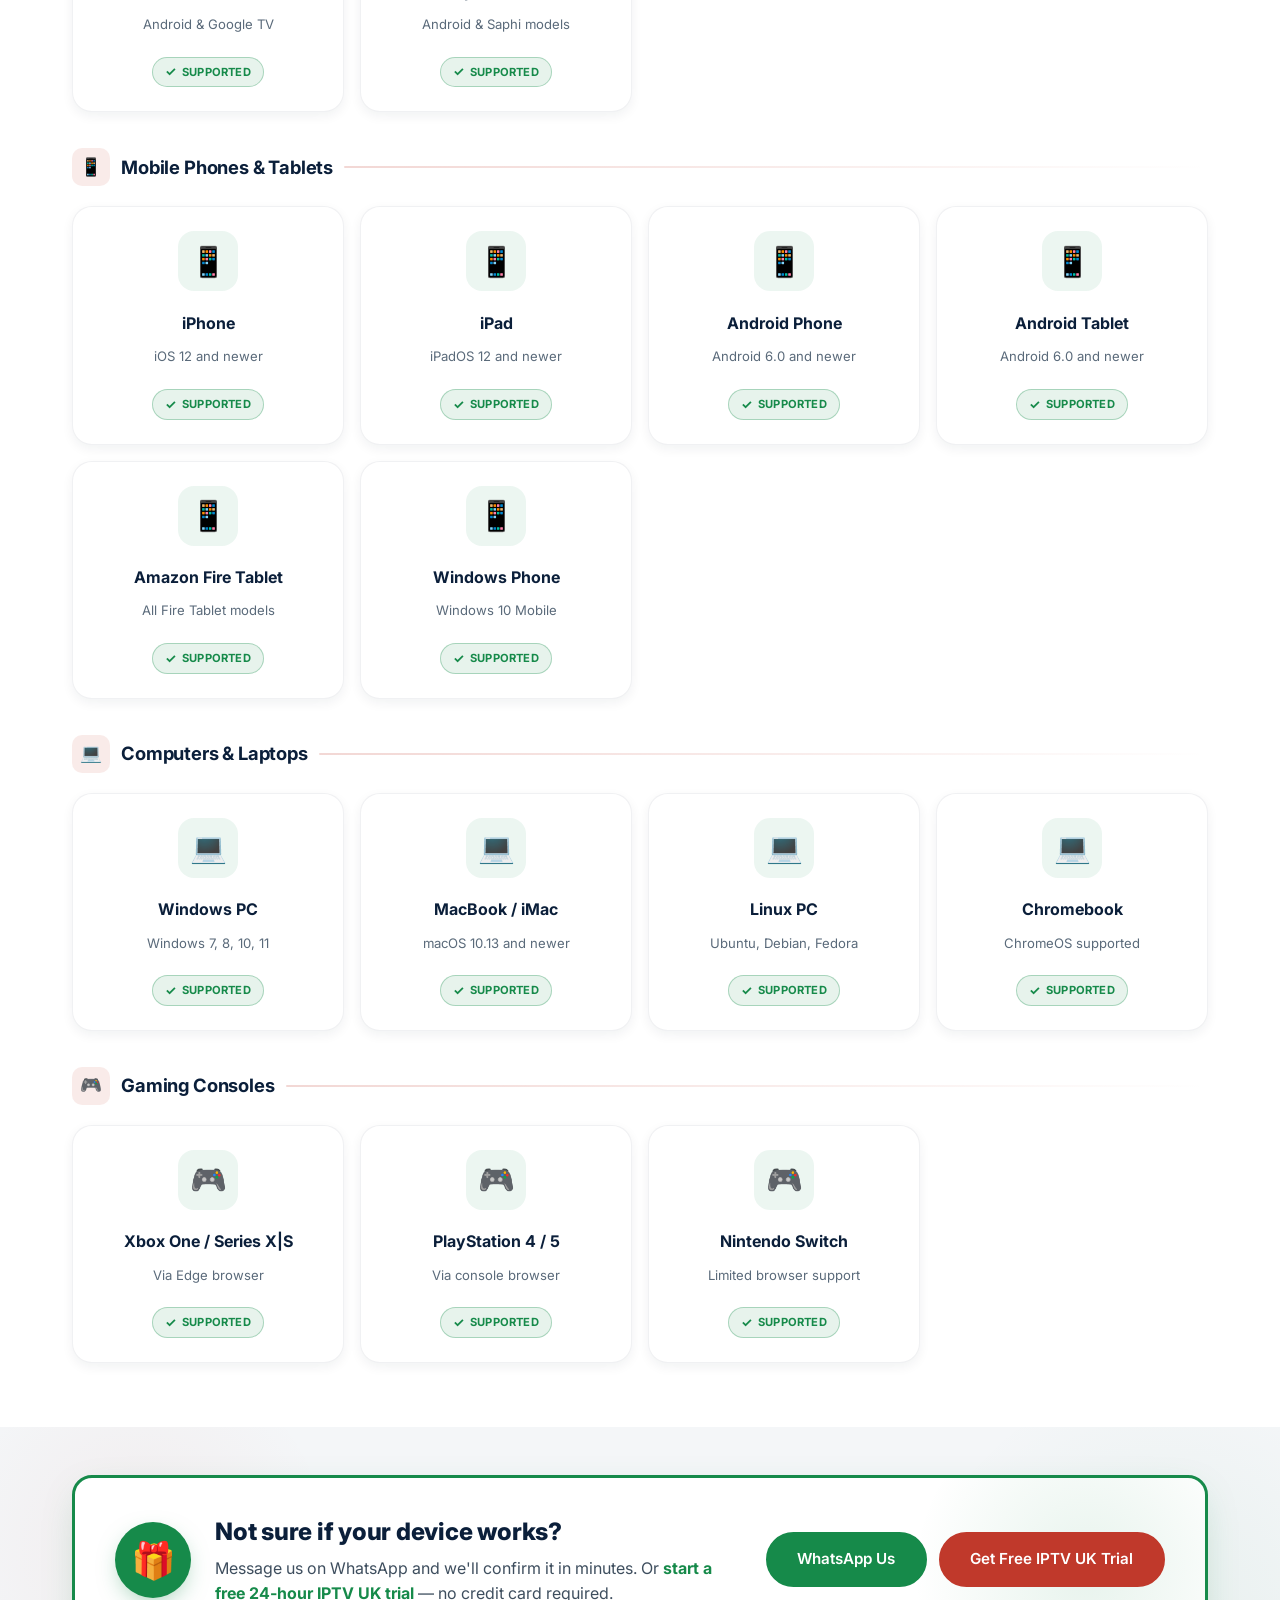
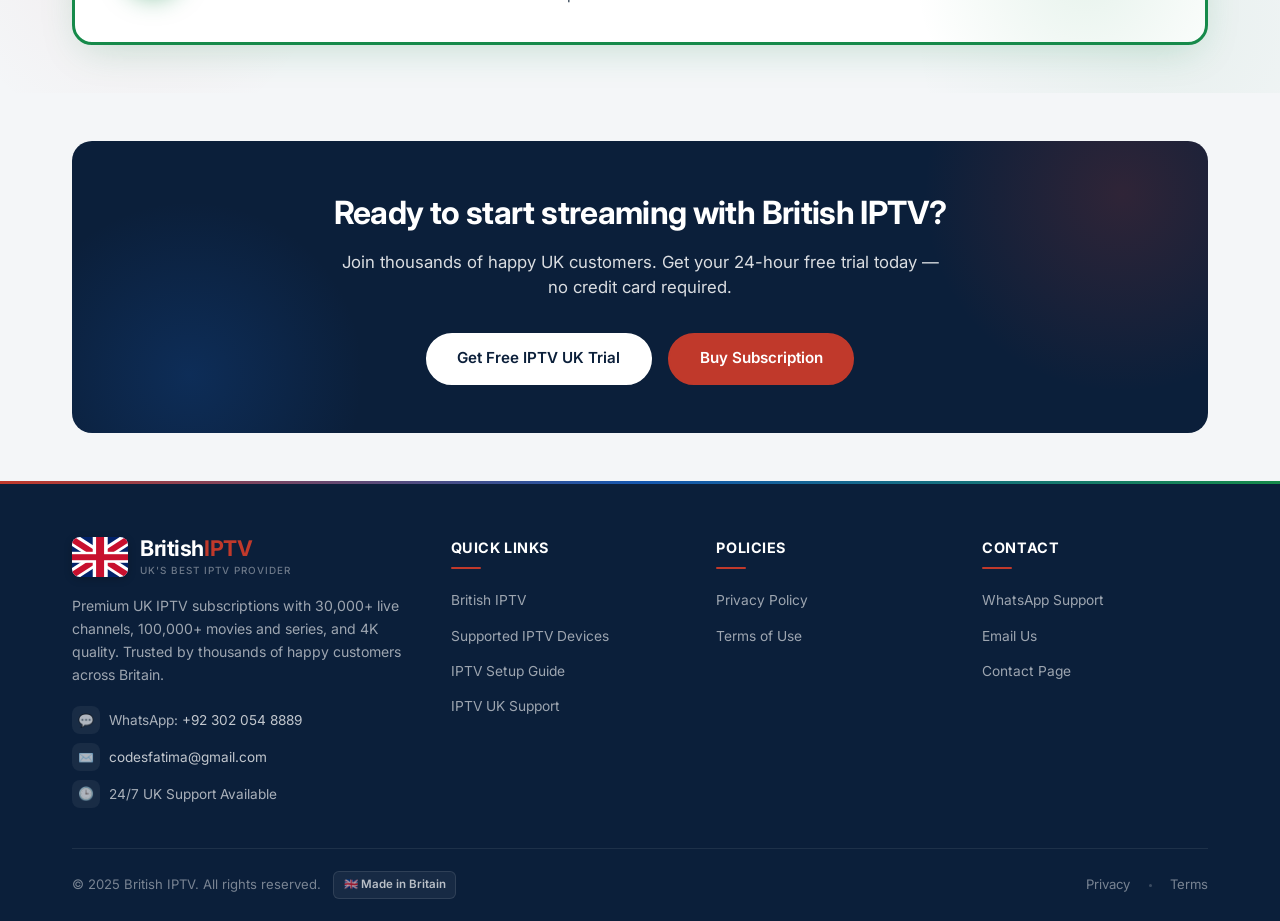
<file: devices.html>
<!DOCTYPE html>
<html lang="en-GB">
<head>
  <meta charset="UTF-8">
  <meta name="viewport" content="width=device-width, initial-scale=1.0">
  <title>Supported IPTV Devices in UK | British IPTV</title>
  <meta name="description" content="British IPTV works on all devices - Firestick, Smart TV, Android, iOS, Windows, Mac and more. See the full list of supported IPTV devices in UK.">
  <link rel="canonical" href="https://britishiptvsubscription.co.uk/devices">
  <link rel="preconnect" href="https://fonts.googleapis.com">
  <link rel="preconnect" href="https://fonts.gstatic.com" crossorigin>
  <link href="https://fonts.googleapis.com/css2?family=Inter:opsz,wght@14..32,400;14..32,500;14..32,600;14..32,700;14..32,800&display=swap" rel="stylesheet">
  <link rel="stylesheet" href="styles.css">
  <style>
    .page-hero { padding: 2.5rem 0 3rem 0; }
    .page-hero h1 { font-size: 2.25rem; margin-bottom: 1rem; }
    .page-hero p { font-size: 1rem; line-height: 1.6; }
    .page-hero-tag { margin-bottom: 1rem; font-size: 0.78rem; }
    .devices-section { padding: 2.5rem 0 4rem 0; }
    .devices-section-header { margin: 0 auto 2rem auto; max-width: 700px; }
    .devices-section-header h2 { font-size: 1.9rem; margin-bottom: 0.75rem; }
    .devices-section-header p { font-size: 1rem; line-height: 1.6; }
    .category-heading { margin: 2.25rem 0 1.25rem 0; gap: 0.7rem; }
    .category-heading:first-of-type { margin-top: 0; }
    .category-heading .category-icon { width: 38px; height: 38px; font-size: 1.1rem; border-radius: 10px; }
    .category-heading h3 { font-size: 1.15rem; font-weight: 700; }
    .device-grid { gap: 1rem; }
    .device-card { padding: 1.5rem 1rem; gap: 0.5rem; }
    .device-card-icon { width: 60px; height: 60px; font-size: 1.85rem; border-radius: 16px; margin-bottom: 0.85rem; }
    .device-card h3 { font-size: 1rem; margin-bottom: 0.35rem; }
    .device-card p { font-size: 0.82rem; line-height: 1.5; margin-bottom: 0.85rem; }
    .device-card-badge { font-size: 0.7rem; padding: 0.3rem 0.75rem; }
    @media (max-width: 768px) {
      .page-hero { padding: 2rem 0 2.5rem 0; }
      .page-hero h1 { font-size: 1.75rem; line-height: 1.25; }
      .page-hero p { font-size: 0.92rem; }
      .devices-section { padding: 2rem 0 3rem 0; }
      .devices-section-header h2 { font-size: 1.5rem; }
      .devices-section-header p { font-size: 0.92rem; }
      .category-heading { margin: 1.75rem 0 1rem 0; }
      .category-heading h3 { font-size: 1.05rem; }
      .category-heading .category-icon { width: 34px; height: 34px; font-size: 1rem; }
      .device-grid { grid-template-columns: repeat(2, 1fr); gap: 0.75rem; }
      .device-card { padding: 1.25rem 0.85rem; }
      .device-card-icon { width: 52px; height: 52px; font-size: 1.6rem; border-radius: 14px; margin-bottom: 0.7rem; }
      .device-card h3 { font-size: 0.9rem; }
      .device-card p { font-size: 0.75rem; }
      .device-card-badge { font-size: 0.65rem; padding: 0.28rem 0.65rem; }
    }
    @media (max-width: 480px) {
      .page-hero h1 { font-size: 1.5rem; }
      .devices-section-header h2 { font-size: 1.35rem; }
      .category-heading h3 { font-size: 1rem; }
      .device-grid { gap: 0.65rem; }
      .device-card { padding: 1rem 0.7rem; }
      .device-card-icon { width: 46px; height: 46px; font-size: 1.4rem; }
      .device-card h3 { font-size: 0.85rem; line-height: 1.3; }
      .device-card p { font-size: 0.72rem; }
    }
  </style>
</head>
<body>
  <header class="site-header">
    <div class="container header-inner">
      <a href="/" class="logo">
        <div class="logo-mark"><div class="uk-flag"><div class="red-diag-1"></div><div class="red-diag-2"></div><div class="white-cross-v"></div><div class="white-cross-h"></div><div class="red-cross-v"></div><div class="red-cross-h"></div></div></div>
        <div><div class="logo-text">British<span>IPTV</span></div><span class="logo-tagline">UK's Best IPTV Provider</span></div>
      </a>
      <button class="menu-toggle" id="menuToggle" aria-label="Open navigation menu"><span></span><span></span><span></span></button>
    </div>
  </header>

  <div class="nav-overlay" id="navOverlay"></div>
  <nav class="slide-nav" id="slideNav">
    <div class="slide-nav-header"><div class="slide-nav-logo"><div class="logo-mark"><div class="uk-flag"><div class="red-diag-1"></div><div class="red-diag-2"></div><div class="white-cross-v"></div><div class="white-cross-h"></div><div class="red-cross-v"></div><div class="red-cross-h"></div></div></div><div class="logo-text">British<span>IPTV</span></div></div><button class="slide-nav-close" id="navClose" aria-label="Close">✕</button></div>
    <ul class="slide-nav-links">
      <li><a href="/"><span class="nav-icon">🏠</span> British IPTV</a></li>
      <li><a href="/devices"><span class="nav-icon">📱</span> Supported IPTV Devices</a></li>
      <li><a href="/setup"><span class="nav-icon">⚙️</span> IPTV Setup Guide</a></li>
      <li><a href="/faq"><span class="nav-icon">❓</span> IPTV UK FAQs</a></li>
      <li><a href="/support"><span class="nav-icon">🇬🇧</span> IPTV UK Support</a></li>
      <li><a href="/privacy"><span class="nav-icon">🔒</span> Privacy Policy</a></li>
      <li><a href="/terms"><span class="nav-icon">📄</span> Terms of Use</a></li>
    </ul>
    <div class="slide-nav-footer">
      <a href="https://wa.me/923020548889" data-intent="trial" class="btn btn-red">Get Free IPTV UK Trial</a>
      <a href="https://wa.me/923020548889" data-intent="buy" class="btn btn-outline" style="color:var(--white); border-color:rgba(255,255,255,0.3);">Buy IPTV</a>
      <p class="contact-info">Need help? <a href="https://wa.me/923020548889" data-intent="support">WhatsApp Us</a><br>Available 24/7 for UK customers</p>
    </div>
  </nav>

  <main>
    <section class="page-hero">
      <div class="container">
        <div class="page-hero-content">
          <div class="page-hero-tag"><span>✓</span> IPTV UK — Works On Every Device</div>
          <h1>Supported <span class="accent-red">IPTV Devices in UK</span> — Watch Anywhere</h1>
          <p>British IPTV works on <strong>every major device</strong> — from Smart TVs and streaming sticks to phones, tablets, and computers. Enjoy <strong>4K quality</strong> with zero buffering. That is why we are the <strong>best IPTV provider in UK</strong>.</p>
        </div>
      </div>
    </section>

    <section class="devices-section">
      <div class="container">
        <div class="devices-section-header">
          <h2>IPTV Devices That Are <span class="accent-red">Mostly Used in UK</span></h2>
          <p>British IPTV is fully compatible with every popular streaming device in the UK. Browse by category to find yours.</p>
        </div>

        <div class="category-heading"><div class="category-icon">📡</div><h3>Streaming Devices &amp; Sticks</h3><div class="category-line"></div></div>
        <div class="device-grid">
          <div class="device-card"><div class="device-card-icon">🔥</div><h3>Amazon Fire TV Stick</h3><p>Lite, 4K &amp; Max models</p><div class="device-card-badge"><span class="badge-check">✓</span> Supported</div></div>
          <div class="device-card"><div class="device-card-icon">📺</div><h3>Roku</h3><p>Express, Premiere &amp; Ultra</p><div class="device-card-badge"><span class="badge-check">✓</span> Supported</div></div>
          <div class="device-card"><div class="device-card-icon">🍎</div><h3>Apple TV</h3><p>HD &amp; 4K models</p><div class="device-card-badge"><span class="badge-check">✓</span> Supported</div></div>
          <div class="device-card"><div class="device-card-icon">📡</div><h3>Formuler Z11 Pro</h3><p>Premium IPTV box</p><div class="device-card-badge"><span class="badge-check">✓</span> Supported</div></div>
          <div class="device-card"><div class="device-card-icon">🎮</div><h3>Nvidia Shield</h3><p>TV &amp; TV Pro models</p><div class="device-card-badge"><span class="badge-check">✓</span> Supported</div></div>
          <div class="device-card"><div class="device-card-icon">📡</div><h3>MAG Box</h3><p>250, 322, 420 &amp; more</p><div class="device-card-badge"><span class="badge-check">✓</span> Supported</div></div>
        </div>

        <div class="category-heading"><div class="category-icon">📺</div><h3>Smart TVs</h3><div class="category-line"></div></div>
        <div class="device-grid">
          <div class="device-card"><div class="device-card-icon">📺</div><h3>Samsung Smart TV</h3><p>2016 &amp; newer models</p><div class="device-card-badge"><span class="badge-check">✓</span> Supported</div></div>
          <div class="device-card"><div class="device-card-icon">📺</div><h3>LG Smart TV</h3><p>WebOS 3.0 and newer</p><div class="device-card-badge"><span class="badge-check">✓</span> Supported</div></div>
          <div class="device-card"><div class="device-card-icon">📺</div><h3>Sony Smart TV</h3><p>Android &amp; Google TV</p><div class="device-card-badge"><span class="badge-check">✓</span> Supported</div></div>
          <div class="device-card"><div class="device-card-icon">📺</div><h3>Hisense Smart TV</h3><p>Vidaa &amp; Android TV</p><div class="device-card-badge"><span class="badge-check">✓</span> Supported</div></div>
          <div class="device-card"><div class="device-card-icon">📺</div><h3>TCL Smart TV</h3><p>Android &amp; Google TV</p><div class="device-card-badge"><span class="badge-check">✓</span> Supported</div></div>
          <div class="device-card"><div class="device-card-icon">📺</div><h3>Philips Smart TV</h3><p>Android &amp; Saphi models</p><div class="device-card-badge"><span class="badge-check">✓</span> Supported</div></div>
        </div>

        <div class="category-heading"><div class="category-icon">📱</div><h3>Mobile Phones &amp; Tablets</h3><div class="category-line"></div></div>
        <div class="device-grid">
          <div class="device-card"><div class="device-card-icon">📱</div><h3>iPhone</h3><p>iOS 12 and newer</p><div class="device-card-badge"><span class="badge-check">✓</span> Supported</div></div>
          <div class="device-card"><div class="device-card-icon">📱</div><h3>iPad</h3><p>iPadOS 12 and newer</p><div class="device-card-badge"><span class="badge-check">✓</span> Supported</div></div>
          <div class="device-card"><div class="device-card-icon">📱</div><h3>Android Phone</h3><p>Android 6.0 and newer</p><div class="device-card-badge"><span class="badge-check">✓</span> Supported</div></div>
          <div class="device-card"><div class="device-card-icon">📱</div><h3>Android Tablet</h3><p>Android 6.0 and newer</p><div class="device-card-badge"><span class="badge-check">✓</span> Supported</div></div>
          <div class="device-card"><div class="device-card-icon">📱</div><h3>Amazon Fire Tablet</h3><p>All Fire Tablet models</p><div class="device-card-badge"><span class="badge-check">✓</span> Supported</div></div>
          <div class="device-card"><div class="device-card-icon">📱</div><h3>Windows Phone</h3><p>Windows 10 Mobile</p><div class="device-card-badge"><span class="badge-check">✓</span> Supported</div></div>
        </div>

        <div class="category-heading"><div class="category-icon">💻</div><h3>Computers &amp; Laptops</h3><div class="category-line"></div></div>
        <div class="device-grid">
          <div class="device-card"><div class="device-card-icon">💻</div><h3>Windows PC</h3><p>Windows 7, 8, 10, 11</p><div class="device-card-badge"><span class="badge-check">✓</span> Supported</div></div>
          <div class="device-card"><div class="device-card-icon">💻</div><h3>MacBook / iMac</h3><p>macOS 10.13 and newer</p><div class="device-card-badge"><span class="badge-check">✓</span> Supported</div></div>
          <div class="device-card"><div class="device-card-icon">💻</div><h3>Linux PC</h3><p>Ubuntu, Debian, Fedora</p><div class="device-card-badge"><span class="badge-check">✓</span> Supported</div></div>
          <div class="device-card"><div class="device-card-icon">💻</div><h3>Chromebook</h3><p>ChromeOS supported</p><div class="device-card-badge"><span class="badge-check">✓</span> Supported</div></div>
        </div>

        <div class="category-heading"><div class="category-icon">🎮</div><h3>Gaming Consoles</h3><div class="category-line"></div></div>
        <div class="device-grid">
          <div class="device-card"><div class="device-card-icon">🎮</div><h3>Xbox One / Series X|S</h3><p>Via Edge browser</p><div class="device-card-badge"><span class="badge-check">✓</span> Supported</div></div>
          <div class="device-card"><div class="device-card-icon">🎮</div><h3>PlayStation 4 / 5</h3><p>Via console browser</p><div class="device-card-badge"><span class="badge-check">✓</span> Supported</div></div>
          <div class="device-card"><div class="device-card-icon">🎮</div><h3>Nintendo Switch</h3><p>Limited browser support</p><div class="device-card-badge"><span class="badge-check">✓</span> Supported</div></div>
        </div>
      </div>
    </section>

    <section class="not-sure-section">
      <div class="container">
        <div class="not-sure-card">
          <div class="not-sure-content">
            <div class="not-sure-icon">🎁</div>
            <div class="not-sure-text">
              <h3>Not sure if your device works?</h3>
              <p>Message us on WhatsApp and we'll confirm it in minutes. Or <strong>start a free 24-hour IPTV UK trial</strong> — no credit card required.</p>
            </div>
          </div>
          <div class="not-sure-actions">
            <a href="https://wa.me/923020548889" data-intent="devices" class="btn btn-green">WhatsApp Us</a>
            <a href="https://wa.me/923020548889" data-intent="trial" class="btn btn-red">Get Free IPTV UK Trial</a>
          </div>
        </div>
      </div>
    </section>

    <section class="cta">
      <div class="container">
        <div class="cta-card">
          <h2>Ready to start streaming with British IPTV?</h2>
          <p>Join thousands of happy UK customers. Get your 24-hour free trial today — no credit card required.</p>
          <div class="cta-actions">
            <a href="https://wa.me/923020548889" data-intent="trial" class="btn btn-light">Get Free IPTV UK Trial</a>
            <a href="https://wa.me/923020548889" data-intent="buy" class="btn btn-red">Buy Subscription</a>
          </div>
        </div>
      </div>
    </section>
  </main>

  <footer class="site-footer">
    <div class="container">
      <div class="footer-top">
        <div class="footer-brand-col">
          <a href="/" class="footer-logo"><div class="logo-mark"><div class="uk-flag"><div class="red-diag-1"></div><div class="red-diag-2"></div><div class="white-cross-v"></div><div class="white-cross-h"></div><div class="red-cross-v"></div><div class="red-cross-h"></div></div></div><div><div class="logo-text">British<span>IPTV</span></div><span class="logo-tagline">UK's Best IPTV Provider</span></div></a>
          <p>Premium UK IPTV subscriptions with 30,000+ live channels, 100,000+ movies and series, and 4K quality. Trusted by thousands of happy customers across Britain.</p>
          <div class="footer-contact-row">
            <div class="footer-contact-item"><span class="contact-icon">💬</span><span>WhatsApp: <a href="https://wa.me/923020548889" data-intent="support">+92 302 054 8889</a></span></div>
            <div class="footer-contact-item"><span class="contact-icon">✉️</span><span><a href="mailto:codesfatima@gmail.com">codesfatima@gmail.com</a></span></div>
            <div class="footer-contact-item"><span class="contact-icon">🕒</span><span>24/7 UK Support Available</span></div>
          </div>
        </div>
        <div class="footer-col"><h4>Quick Links</h4><ul><li><a href="/">British IPTV <span class="link-arrow">→</span></a></li><li><a href="/devices">Supported IPTV Devices <span class="link-arrow">→</span></a></li><li><a href="/setup">IPTV Setup Guide <span class="link-arrow">→</span></a></li><li><a href="/support">IPTV UK Support <span class="link-arrow">→</span></a></li></ul></div>
        <div class="footer-col"><h4>Policies</h4><ul><li><a href="/privacy">Privacy Policy <span class="link-arrow">→</span></a></li><li><a href="/terms">Terms of Use <span class="link-arrow">→</span></a></li></ul></div>
        <div class="footer-col"><h4>Contact</h4><ul><li><a href="https://wa.me/923020548889" data-intent="support">WhatsApp Support <span class="link-arrow">→</span></a></li><li><a href="mailto:codesfatima@gmail.com">Email Us <span class="link-arrow">→</span></a></li><li><a href="/support">Contact Page <span class="link-arrow">→</span></a></li></ul></div>
      </div>
      <div class="footer-bottom">
        <div class="footer-bottom-left"><span>&copy; 2025 British IPTV. All rights reserved.</span><span class="uk-badge">🇬🇧 Made in Britain</span></div>
        <div class="footer-bottom-right"><a href="/privacy">Privacy</a><span class="divider-dot"></span><a href="/terms">Terms</a></div>
      </div>
    </div>
  </footer>
  <script src="script.js?v=4"></script>
</body>
</html>
</file>
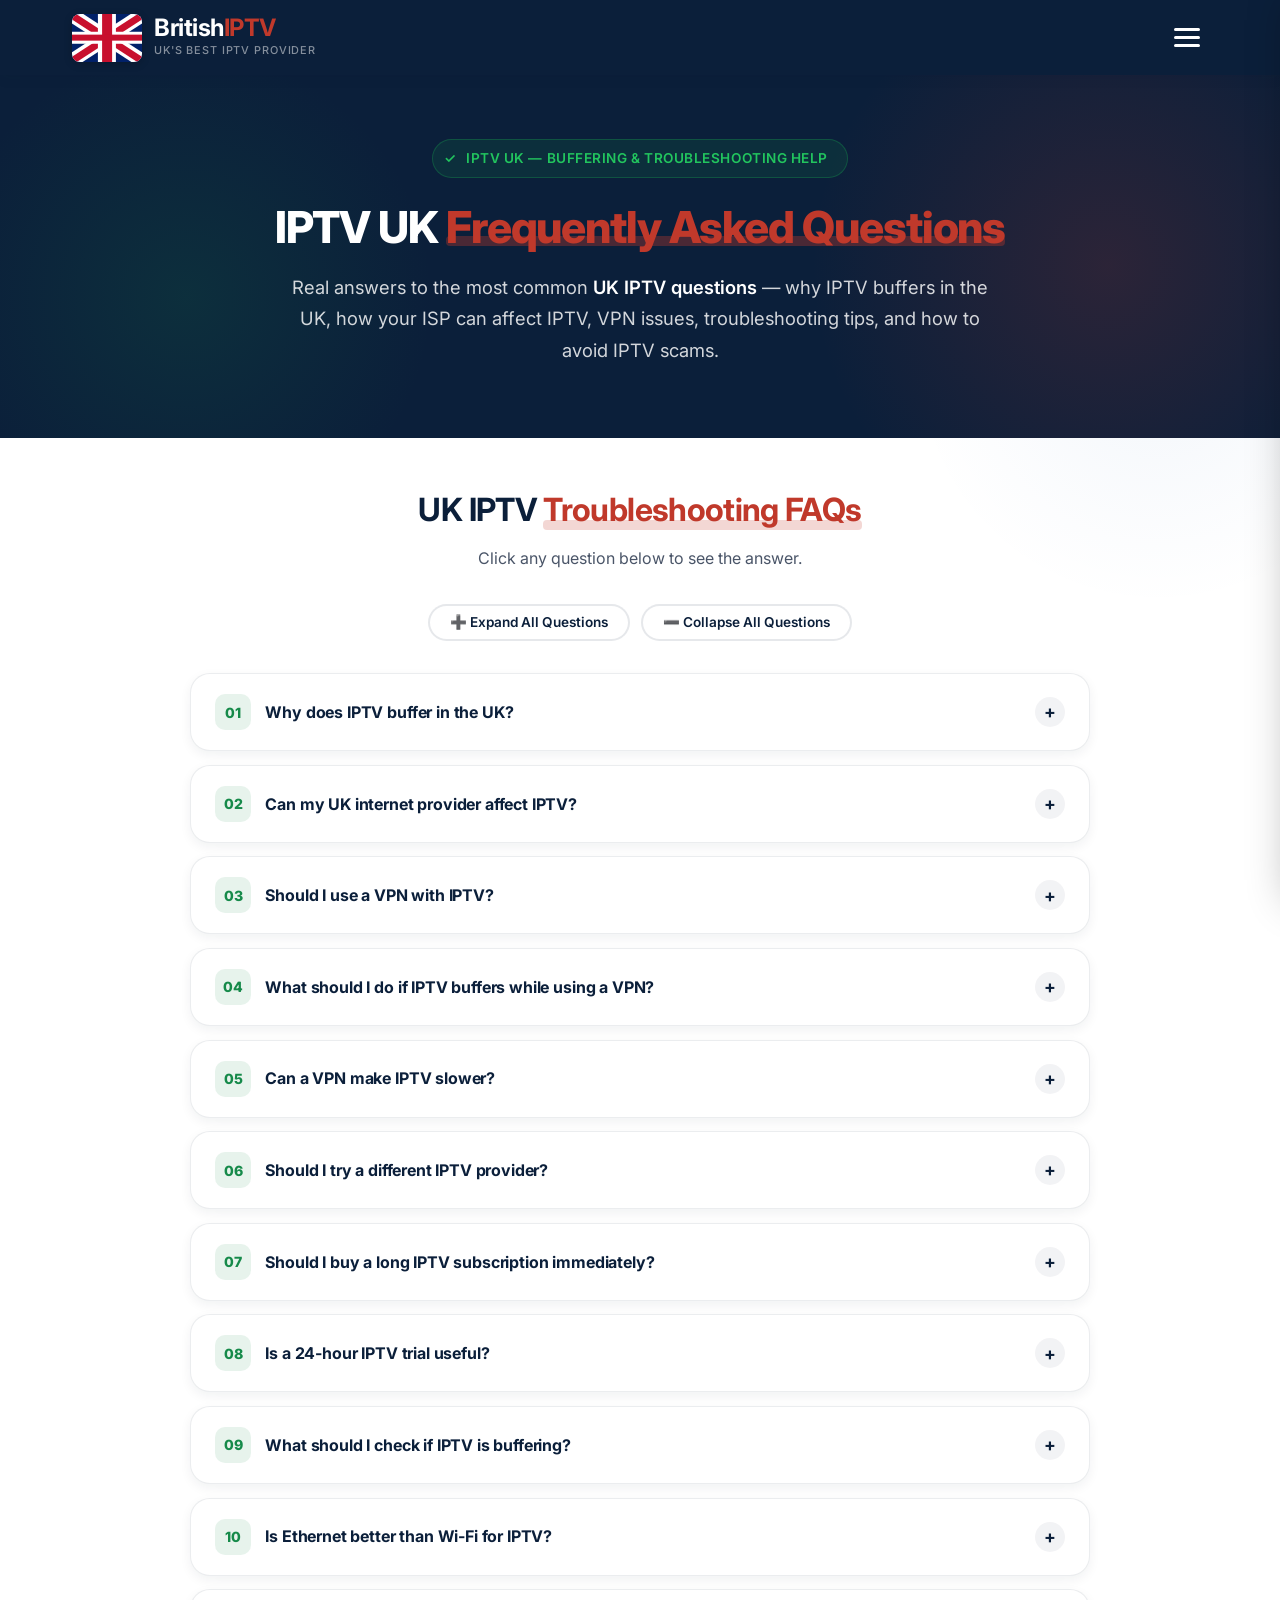
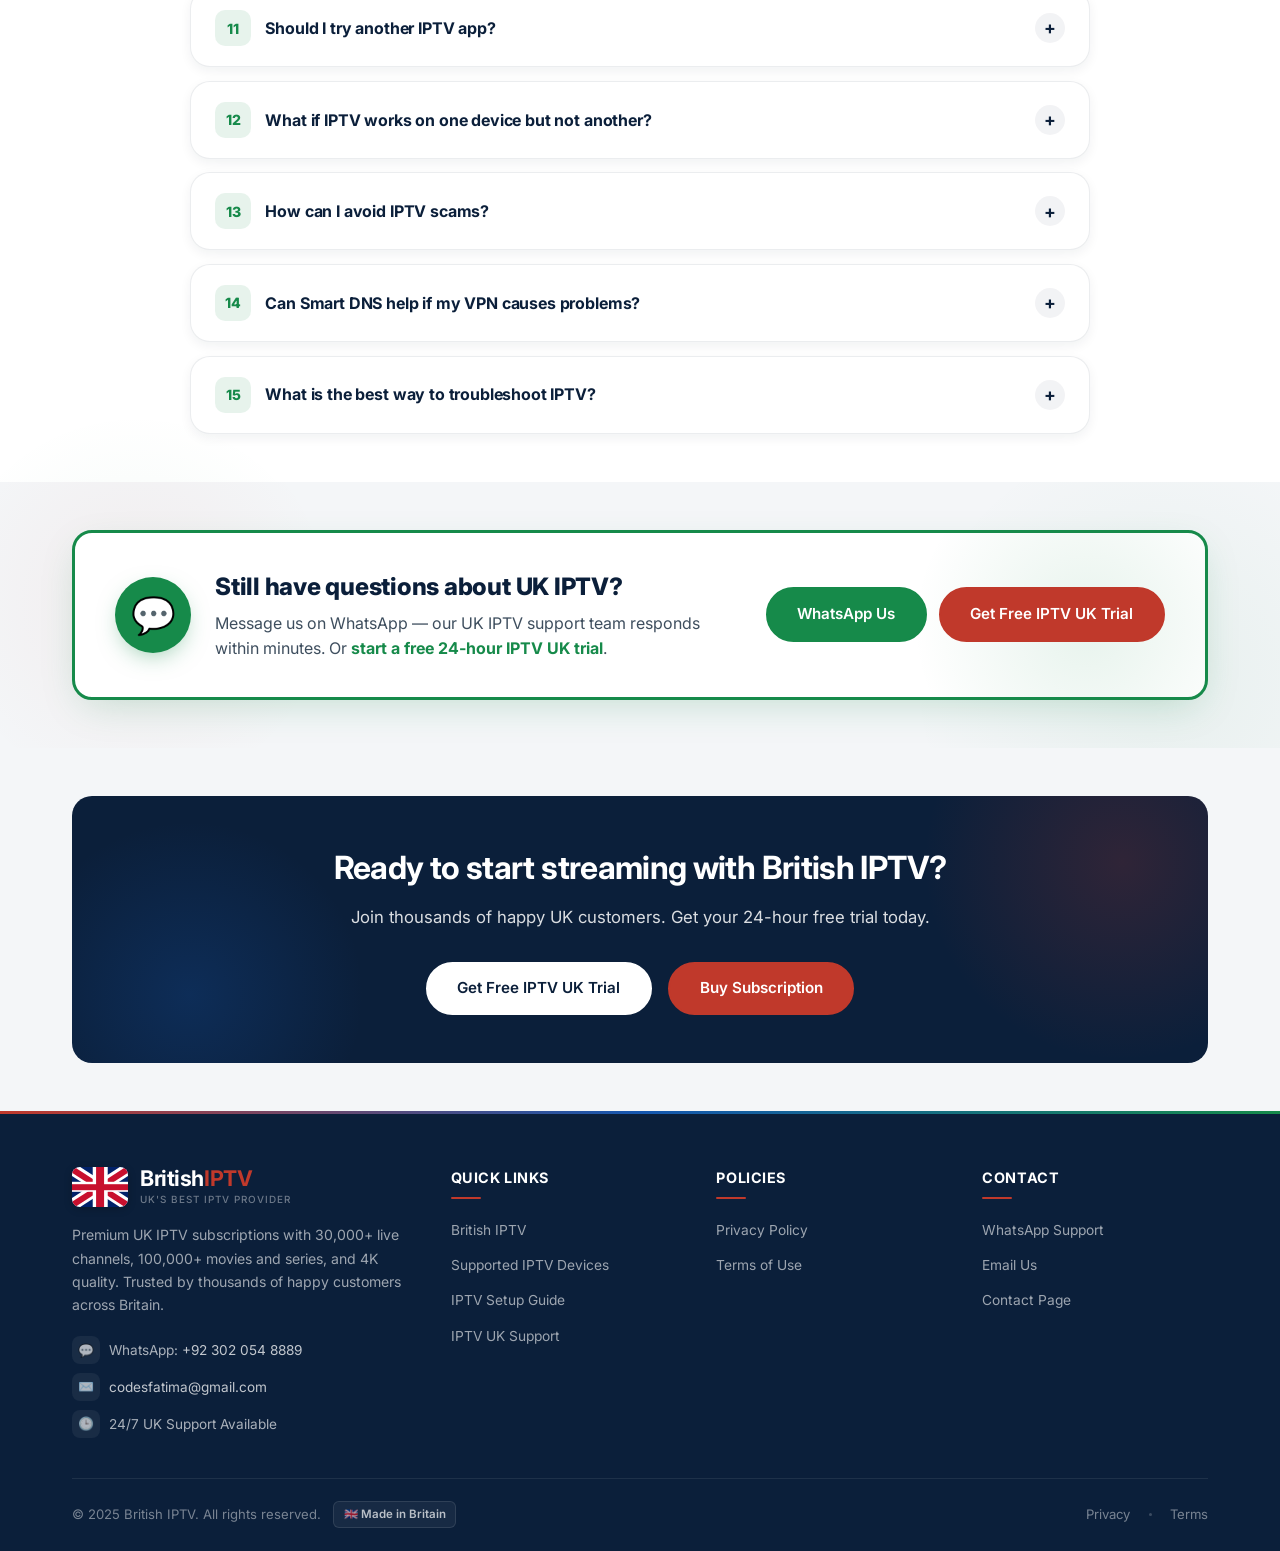
<file: faq.html>
<!DOCTYPE html>
<html lang="en-GB">
<head>
  <meta charset="UTF-8">
  <meta name="viewport" content="width=device-width, initial-scale=1.0">
  <title>IPTV UK FAQs | British IPTV — Buffering, VPN & Setup Help</title>
  <meta name="description" content="IPTV UK frequently asked questions. Learn why IPTV buffers in the UK, how your ISP affects IPTV, VPN use with IPTV, and troubleshooting tips.">
  <link rel="canonical" href="https://britishiptvsubscription.co.uk/faq">
  <link rel="preconnect" href="https://fonts.googleapis.com">
  <link rel="preconnect" href="https://fonts.gstatic.com" crossorigin>
  <link href="https://fonts.googleapis.com/css2?family=Inter:opsz,wght@14..32,400;14..32,500;14..32,600;14..32,700;14..32,800&display=swap" rel="stylesheet">
  <link rel="stylesheet" href="styles.css">
</head>
<body>
  <header class="site-header">
    <div class="container header-inner">
      <a href="/" class="logo"><div class="logo-mark"><div class="uk-flag"><div class="red-diag-1"></div><div class="red-diag-2"></div><div class="white-cross-v"></div><div class="white-cross-h"></div><div class="red-cross-v"></div><div class="red-cross-h"></div></div></div><div><div class="logo-text">British<span>IPTV</span></div><span class="logo-tagline">UK's Best IPTV Provider</span></div></a>
      <button class="menu-toggle" id="menuToggle" aria-label="Open navigation menu"><span></span><span></span><span></span></button>
    </div>
  </header>

  <div class="nav-overlay" id="navOverlay"></div>
  <nav class="slide-nav" id="slideNav">
    <div class="slide-nav-header"><div class="slide-nav-logo"><div class="logo-mark"><div class="uk-flag"><div class="red-diag-1"></div><div class="red-diag-2"></div><div class="white-cross-v"></div><div class="white-cross-h"></div><div class="red-cross-v"></div><div class="red-cross-h"></div></div></div><div class="logo-text">British<span>IPTV</span></div></div><button class="slide-nav-close" id="navClose" aria-label="Close">✕</button></div>
    <ul class="slide-nav-links">
      <li><a href="/"><span class="nav-icon">🏠</span> British IPTV</a></li>
      <li><a href="/devices"><span class="nav-icon">📱</span> Supported IPTV Devices</a></li>
      <li><a href="/setup"><span class="nav-icon">⚙️</span> IPTV Setup Guide</a></li>
      <li><a href="/faq"><span class="nav-icon">❓</span> IPTV UK FAQs</a></li>
      <li><a href="/support"><span class="nav-icon">🇬🇧</span> IPTV UK Support</a></li>
      <li><a href="/privacy"><span class="nav-icon">🔒</span> Privacy Policy</a></li>
      <li><a href="/terms"><span class="nav-icon">📄</span> Terms of Use</a></li>
    </ul>
    <div class="slide-nav-footer">
      <a href="https://wa.me/923020548889" data-intent="trial" class="btn btn-red">Get Free IPTV UK Trial</a>
      <a href="https://wa.me/923020548889" data-intent="buy" class="btn btn-outline" style="color:var(--white); border-color:rgba(255,255,255,0.3);">Buy IPTV</a>
      <p class="contact-info">Need help? <a href="https://wa.me/923020548889" data-intent="support">WhatsApp Us</a><br>Available 24/7 for UK customers</p>
    </div>
  </nav>

  <main>
    <section class="page-hero">
      <div class="container">
        <div class="page-hero-content">
          <div class="page-hero-tag"><span>✓</span> IPTV UK — Buffering &amp; Troubleshooting Help</div>
          <h1>IPTV UK <span class="accent-red">Frequently Asked Questions</span></h1>
          <p>Real answers to the most common <strong>UK IPTV questions</strong> — why IPTV buffers in the UK, how your ISP can affect IPTV, VPN issues, troubleshooting tips, and how to avoid IPTV scams.</p>
        </div>
      </div>
    </section>

    <section class="faq-section">
      <div class="container">
        <div class="faq-section-header"><h2>UK IPTV <span class="accent-red">Troubleshooting FAQs</span></h2><p>Click any question below to see the answer.</p></div>
        <div class="faq-controls">
          <button class="faq-control-btn" id="expandAll">➕ Expand All Questions</button>
          <button class="faq-control-btn" id="collapseAll">➖ Collapse All Questions</button>
        </div>
        <div class="faq-list" id="faqList">
          <div class="faq-card"><button class="faq-question"><span class="faq-q-number">01</span><span class="faq-question-text">Why does IPTV buffer in the UK?</span><span class="faq-toggle-icon">+</span></button><div class="faq-answer"><div class="faq-answer-inner"><p>Buffering can happen for several reasons, including <strong>ISP throttling or blocks, unreliable providers, overloaded streams, VPN issues, or problems with your device or network</strong>.</p></div></div></div>
          <div class="faq-card"><button class="faq-question"><span class="faq-q-number">02</span><span class="faq-question-text">Can my UK internet provider affect IPTV?</span><span class="faq-toggle-icon">+</span></button><div class="faq-answer"><div class="faq-answer-inner"><p>Some UK users report buffering or connection problems with providers such as <strong>BT, Virgin Media, and Sky broadband</strong>. However, the cause can vary, so it is worth testing your connection and service before assuming the ISP is responsible.</p></div></div></div>
          <div class="faq-card"><button class="faq-question"><span class="faq-q-number">03</span><span class="faq-question-text">Should I use a VPN with IPTV?</span><span class="faq-toggle-icon">+</span></button><div class="faq-answer"><div class="faq-answer-inner"><p>A VPN can sometimes help with connection issues, but it can also cause problems depending on the VPN server, location, or protocol being used. The best approach is to <strong>test IPTV with the VPN on and off</strong>.</p></div></div></div>
          <div class="faq-card"><button class="faq-question"><span class="faq-q-number">04</span><span class="faq-question-text">What should I do if IPTV buffers while using a VPN?</span><span class="faq-toggle-icon">+</span></button><div class="faq-answer"><div class="faq-answer-inner"><p>Try connecting to a <strong>different VPN server or location</strong> and test different protocols.</p></div></div></div>
          <div class="faq-card"><button class="faq-question"><span class="faq-q-number">05</span><span class="faq-question-text">Can a VPN make IPTV slower?</span><span class="faq-toggle-icon">+</span></button><div class="faq-answer"><div class="faq-answer-inner"><p>Yes. A VPN can sometimes introduce freezing or prevent streams from loading properly. Test the service without the VPN to identify whether the VPN is causing the problem.</p></div></div></div>
          <div class="faq-card"><button class="faq-question"><span class="faq-q-number">06</span><span class="faq-question-text">Should I try a different IPTV provider?</span><span class="faq-toggle-icon">+</span></button><div class="faq-answer"><div class="faq-answer-inner"><p>If you experience constant buffering or unreliable streams, the problem may be related to the provider. Testing another provider can help determine whether the issue is service-related.</p></div></div></div>
          <div class="faq-card"><button class="faq-question"><span class="faq-q-number">07</span><span class="faq-question-text">Should I buy a long IPTV subscription immediately?</span><span class="faq-toggle-icon">+</span></button><div class="faq-answer"><div class="faq-answer-inner"><p>If you are trying a provider for the first time, it is better to <strong>test the service with a short subscription first</strong>.</p></div></div></div>
          <div class="faq-card"><button class="faq-question"><span class="faq-q-number">08</span><span class="faq-question-text">Is a 24-hour IPTV trial useful?</span><span class="faq-toggle-icon">+</span></button><div class="faq-answer"><div class="faq-answer-inner"><p>A short trial can help you test the service before purchasing. Check whether channels load properly and how stable the streams are.</p></div></div></div>
          <div class="faq-card"><button class="faq-question"><span class="faq-q-number">09</span><span class="faq-question-text">What should I check if IPTV is buffering?</span><span class="faq-toggle-icon">+</span></button><div class="faq-answer"><div class="faq-answer-inner"><p>Try checking:</p><ul><li>Your internet connection</li><li>Wi-Fi connection</li><li>Ethernet connection</li><li>Your streaming device</li><li>IPTV application</li><li>Buffer settings</li><li>VPN settings</li><li>Different IPTV streams</li></ul></div></div></div>
          <div class="faq-card"><button class="faq-question"><span class="faq-q-number">10</span><span class="faq-question-text">Is Ethernet better than Wi-Fi for IPTV?</span><span class="faq-toggle-icon">+</span></button><div class="faq-answer"><div class="faq-answer-inner"><p>If you're experiencing buffering over Wi-Fi, try <strong>Ethernet</strong> if available.</p></div></div></div>
          <div class="faq-card"><button class="faq-question"><span class="faq-q-number">11</span><span class="faq-question-text">Should I try another IPTV app?</span><span class="faq-toggle-icon">+</span></button><div class="faq-answer"><div class="faq-answer-inner"><p>Yes. Testing the service with a different compatible IPTV application can help determine whether the issue is related to the app.</p></div></div></div>
          <div class="faq-card"><button class="faq-question"><span class="faq-q-number">12</span><span class="faq-question-text">What if IPTV works on one device but not another?</span><span class="faq-toggle-icon">+</span></button><div class="faq-answer"><div class="faq-answer-inner"><p>Try testing the service on another compatible device. If it works properly on one device but not another, the issue may be related to the device, application, or its settings.</p></div></div></div>
          <div class="faq-card"><button class="faq-question"><span class="faq-q-number">13</span><span class="faq-question-text">How can I avoid IPTV scams?</span><span class="faq-toggle-icon">+</span></button><div class="faq-answer"><div class="faq-answer-inner"><p>Be careful with unknown sellers and unsolicited private messages. Users in IPTV communities commonly warn others about <strong>scammers and DM sellers</strong>. Research the provider and test the service before making a larger commitment.</p></div></div></div>
          <div class="faq-card"><button class="faq-question"><span class="faq-q-number">14</span><span class="faq-question-text">Can Smart DNS help if my VPN causes problems?</span><span class="faq-toggle-icon">+</span></button><div class="faq-answer"><div class="faq-answer-inner"><p>Some users report better performance after <strong>turning off their VPN and using Smart DNS instead</strong>. However, results can vary.</p></div></div></div>
          <div class="faq-card"><button class="faq-question"><span class="faq-q-number">15</span><span class="faq-question-text">What is the best way to troubleshoot IPTV?</span><span class="faq-toggle-icon">+</span></button><div class="faq-answer"><div class="faq-answer-inner"><p>Start with the basics: <strong>test your internet connection, try IPTV with and without a VPN, change VPN servers or protocols if necessary, test another device or app, and try different streams</strong>.</p></div></div></div>
        </div>
      </div>
    </section>

    <section class="not-sure-section">
      <div class="container">
        <div class="not-sure-card">
          <div class="not-sure-content"><div class="not-sure-icon">💬</div><div class="not-sure-text"><h3>Still have questions about UK IPTV?</h3><p>Message us on WhatsApp — our UK IPTV support team responds within minutes. Or <strong>start a free 24-hour IPTV UK trial</strong>.</p></div></div>
          <div class="not-sure-actions"><a href="https://wa.me/923020548889" data-intent="support" class="btn btn-green">WhatsApp Us</a><a href="https://wa.me/923020548889" data-intent="trial" class="btn btn-red">Get Free IPTV UK Trial</a></div>
        </div>
      </div>
    </section>

    <section class="cta">
      <div class="container">
        <div class="cta-card"><h2>Ready to start streaming with British IPTV?</h2><p>Join thousands of happy UK customers. Get your 24-hour free trial today.</p><div class="cta-actions"><a href="https://wa.me/923020548889" data-intent="trial" class="btn btn-light">Get Free IPTV UK Trial</a><a href="https://wa.me/923020548889" data-intent="buy" class="btn btn-red">Buy Subscription</a></div></div>
      </div>
    </section>
  </main>

  <footer class="site-footer">
    <div class="container">
      <div class="footer-top">
        <div class="footer-brand-col"><a href="/" class="footer-logo"><div class="logo-mark"><div class="uk-flag"><div class="red-diag-1"></div><div class="red-diag-2"></div><div class="white-cross-v"></div><div class="white-cross-h"></div><div class="red-cross-v"></div><div class="red-cross-h"></div></div></div><div><div class="logo-text">British<span>IPTV</span></div><span class="logo-tagline">UK's Best IPTV Provider</span></div></a><p>Premium UK IPTV subscriptions with 30,000+ live channels, 100,000+ movies and series, and 4K quality. Trusted by thousands of happy customers across Britain.</p><div class="footer-contact-row"><div class="footer-contact-item"><span class="contact-icon">💬</span><span>WhatsApp: <a href="https://wa.me/923020548889" data-intent="support">+92 302 054 8889</a></span></div><div class="footer-contact-item"><span class="contact-icon">✉️</span><span><a href="mailto:codesfatima@gmail.com">codesfatima@gmail.com</a></span></div><div class="footer-contact-item"><span class="contact-icon">🕒</span><span>24/7 UK Support Available</span></div></div></div>
        <div class="footer-col"><h4>Quick Links</h4><ul><li><a href="/">British IPTV <span class="link-arrow">→</span></a></li><li><a href="/devices">Supported IPTV Devices <span class="link-arrow">→</span></a></li><li><a href="/setup">IPTV Setup Guide <span class="link-arrow">→</span></a></li><li><a href="/support">IPTV UK Support <span class="link-arrow">→</span></a></li></ul></div>
        <div class="footer-col"><h4>Policies</h4><ul><li><a href="/privacy">Privacy Policy <span class="link-arrow">→</span></a></li><li><a href="/terms">Terms of Use <span class="link-arrow">→</span></a></li></ul></div>
        <div class="footer-col"><h4>Contact</h4><ul><li><a href="https://wa.me/923020548889" data-intent="support">WhatsApp Support <span class="link-arrow">→</span></a></li><li><a href="mailto:codesfatima@gmail.com">Email Us <span class="link-arrow">→</span></a></li><li><a href="/support">Contact Page <span class="link-arrow">→</span></a></li></ul></div>
      </div>
      <div class="footer-bottom">
        <div class="footer-bottom-left"><span>&copy; 2025 British IPTV. All rights reserved.</span><span class="uk-badge">🇬🇧 Made in Britain</span></div>
        <div class="footer-bottom-right"><a href="/privacy">Privacy</a><span class="divider-dot"></span><a href="/terms">Terms</a></div>
      </div>
    </div>
  </footer>
  <script src="script.js?v=4"></script>
</body>
</html>
</file>
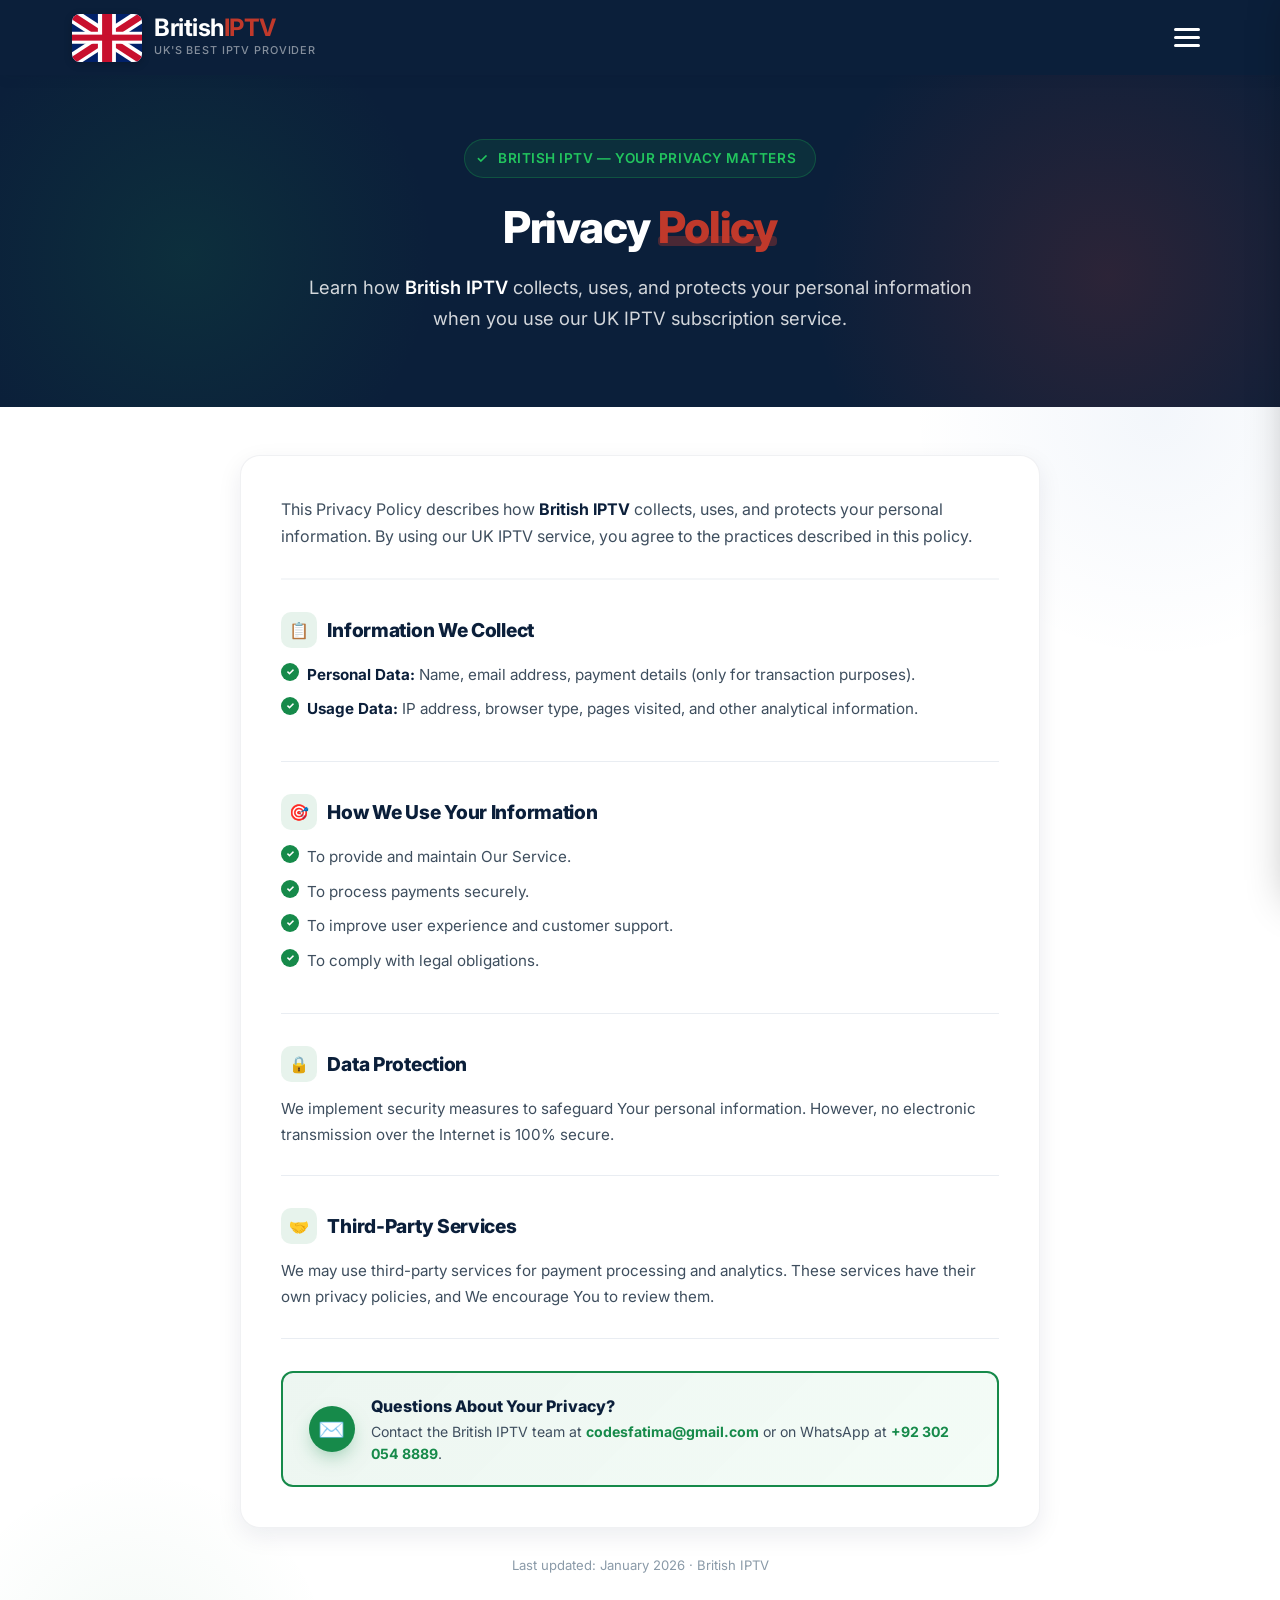
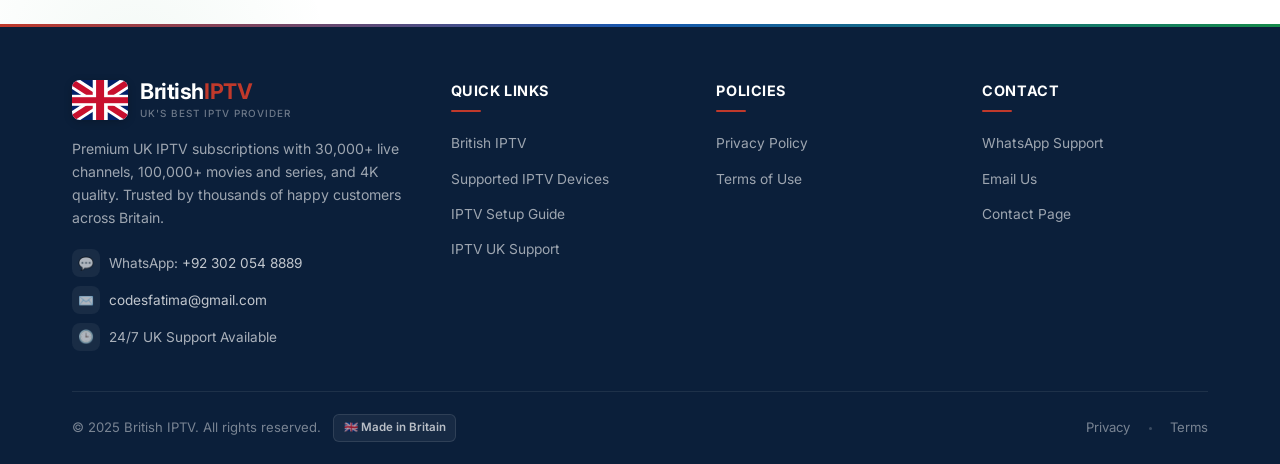
<file: privacy.html>
<!DOCTYPE html>
<html lang="en-GB">
<head>
  <meta charset="UTF-8">
  <meta name="viewport" content="width=device-width, initial-scale=1.0">
  <title>Privacy Policy | British IPTV</title>
  <meta name="description" content="British IPTV Privacy Policy. Learn how we collect, use, and protect your personal information for our UK IPTV subscription service.">
  <link rel="canonical" href="https://britishiptvsubscription.co.uk/privacy">
  <link rel="preconnect" href="https://fonts.googleapis.com">
  <link rel="preconnect" href="https://fonts.gstatic.com" crossorigin>
  <link href="https://fonts.googleapis.com/css2?family=Inter:opsz,wght@14..32,400;14..32,500;14..32,600;14..32,700;14..32,800&display=swap" rel="stylesheet">
  <link rel="stylesheet" href="styles.css">
</head>
<body>
  <header class="site-header">
    <div class="container header-inner">
      <a href="/" class="logo"><div class="logo-mark"><div class="uk-flag"><div class="red-diag-1"></div><div class="red-diag-2"></div><div class="white-cross-v"></div><div class="white-cross-h"></div><div class="red-cross-v"></div><div class="red-cross-h"></div></div></div><div><div class="logo-text">British<span>IPTV</span></div><span class="logo-tagline">UK's Best IPTV Provider</span></div></a>
      <button class="menu-toggle" id="menuToggle" aria-label="Open navigation menu"><span></span><span></span><span></span></button>
    </div>
  </header>

  <div class="nav-overlay" id="navOverlay"></div>
  <nav class="slide-nav" id="slideNav">
    <div class="slide-nav-header"><div class="slide-nav-logo"><div class="logo-mark"><div class="uk-flag"><div class="red-diag-1"></div><div class="red-diag-2"></div><div class="white-cross-v"></div><div class="white-cross-h"></div><div class="red-cross-v"></div><div class="red-cross-h"></div></div></div><div class="logo-text">British<span>IPTV</span></div></div><button class="slide-nav-close" id="navClose" aria-label="Close">✕</button></div>
    <ul class="slide-nav-links">
      <li><a href="/"><span class="nav-icon">🏠</span> British IPTV</a></li>
      <li><a href="/devices"><span class="nav-icon">📱</span> Supported IPTV Devices</a></li>
      <li><a href="/setup"><span class="nav-icon">⚙️</span> IPTV Setup Guide</a></li>
      <li><a href="/faq"><span class="nav-icon">❓</span> IPTV UK FAQs</a></li>
      <li><a href="/support"><span class="nav-icon">🇬🇧</span> IPTV UK Support</a></li>
      <li><a href="/privacy"><span class="nav-icon">🔒</span> Privacy Policy</a></li>
      <li><a href="/terms"><span class="nav-icon">📄</span> Terms of Use</a></li>
    </ul>
    <div class="slide-nav-footer">
      <a href="https://wa.me/923020548889" data-intent="trial" class="btn btn-red">Get Free IPTV UK Trial</a>
      <a href="https://wa.me/923020548889" data-intent="buy" class="btn btn-outline" style="color:var(--white); border-color:rgba(255,255,255,0.3);">Buy IPTV</a>
      <p class="contact-info">Need help? <a href="https://wa.me/923020548889" data-intent="support">WhatsApp Us</a><br>Available 24/7 for UK customers</p>
    </div>
  </nav>

  <main>
    <section class="page-hero">
      <div class="container">
        <div class="page-hero-content">
          <div class="page-hero-tag"><span>✓</span> British IPTV — Your Privacy Matters</div>
          <h1>Privacy <span class="accent-red">Policy</span></h1>
          <p>Learn how <strong>British IPTV</strong> collects, uses, and protects your personal information when you use our UK IPTV subscription service.</p>
        </div>
      </div>
    </section>

    <section class="privacy-section">
      <div class="container">
        <div class="privacy-card">
          <p class="privacy-card-intro">This Privacy Policy describes how <strong>British IPTV</strong> collects, uses, and protects your personal information. By using our UK IPTV service, you agree to the practices described in this policy.</p>

          <div class="privacy-block">
            <h2><span class="block-icon">📋</span> Information We Collect</h2>
            <ul>
              <li><strong>Personal Data:</strong> Name, email address, payment details (only for transaction purposes).</li>
              <li><strong>Usage Data:</strong> IP address, browser type, pages visited, and other analytical information.</li>
            </ul>
          </div>

          <div class="privacy-block">
            <h2><span class="block-icon">🎯</span> How We Use Your Information</h2>
            <ul>
              <li>To provide and maintain Our Service.</li>
              <li>To process payments securely.</li>
              <li>To improve user experience and customer support.</li>
              <li>To comply with legal obligations.</li>
            </ul>
          </div>

          <div class="privacy-block">
            <h2><span class="block-icon">🔒</span> Data Protection</h2>
            <p>We implement security measures to safeguard Your personal information. However, no electronic transmission over the Internet is 100% secure.</p>
          </div>

          <div class="privacy-block">
            <h2><span class="block-icon">🤝</span> Third-Party Services</h2>
            <p>We may use third-party services for payment processing and analytics. These services have their own privacy policies, and We encourage You to review them.</p>
          </div>

          <div class="privacy-contact-note">
            <div class="note-icon">✉️</div>
            <div class="note-text">
              <h3>Questions About Your Privacy?</h3>
              <p>Contact the British IPTV team at <a href="mailto:codesfatima@gmail.com">codesfatima@gmail.com</a> or on WhatsApp at <a href="https://wa.me/923020548889" data-intent="support">+92 302 054 8889</a>.</p>
            </div>
          </div>
        </div>
        <p class="privacy-updated">Last updated: January 2026 · British IPTV</p>
      </div>
    </section>
  </main>

  <footer class="site-footer">
    <div class="container">
      <div class="footer-top">
        <div class="footer-brand-col"><a href="/" class="footer-logo"><div class="logo-mark"><div class="uk-flag"><div class="red-diag-1"></div><div class="red-diag-2"></div><div class="white-cross-v"></div><div class="white-cross-h"></div><div class="red-cross-v"></div><div class="red-cross-h"></div></div></div><div><div class="logo-text">British<span>IPTV</span></div><span class="logo-tagline">UK's Best IPTV Provider</span></div></a><p>Premium UK IPTV subscriptions with 30,000+ live channels, 100,000+ movies and series, and 4K quality. Trusted by thousands of happy customers across Britain.</p><div class="footer-contact-row"><div class="footer-contact-item"><span class="contact-icon">💬</span><span>WhatsApp: <a href="https://wa.me/923020548889" data-intent="support">+92 302 054 8889</a></span></div><div class="footer-contact-item"><span class="contact-icon">✉️</span><span><a href="mailto:codesfatima@gmail.com">codesfatima@gmail.com</a></span></div><div class="footer-contact-item"><span class="contact-icon">🕒</span><span>24/7 UK Support Available</span></div></div></div>
        <div class="footer-col"><h4>Quick Links</h4><ul><li><a href="/">British IPTV <span class="link-arrow">→</span></a></li><li><a href="/devices">Supported IPTV Devices <span class="link-arrow">→</span></a></li><li><a href="/setup">IPTV Setup Guide <span class="link-arrow">→</span></a></li><li><a href="/support">IPTV UK Support <span class="link-arrow">→</span></a></li></ul></div>
        <div class="footer-col"><h4>Policies</h4><ul><li><a href="/privacy">Privacy Policy <span class="link-arrow">→</span></a></li><li><a href="/terms">Terms of Use <span class="link-arrow">→</span></a></li></ul></div>
        <div class="footer-col"><h4>Contact</h4><ul><li><a href="https://wa.me/923020548889" data-intent="support">WhatsApp Support <span class="link-arrow">→</span></a></li><li><a href="mailto:codesfatima@gmail.com">Email Us <span class="link-arrow">→</span></a></li><li><a href="/support">Contact Page <span class="link-arrow">→</span></a></li></ul></div>
      </div>
      <div class="footer-bottom">
        <div class="footer-bottom-left"><span>&copy; 2025 British IPTV. All rights reserved.</span><span class="uk-badge">🇬🇧 Made in Britain</span></div>
        <div class="footer-bottom-right"><a href="/privacy">Privacy</a><span class="divider-dot"></span><a href="/terms">Terms</a></div>
      </div>
    </div>
  </footer>
  <script src="script.js?v=4"></script>
</body>
</html>
</file>
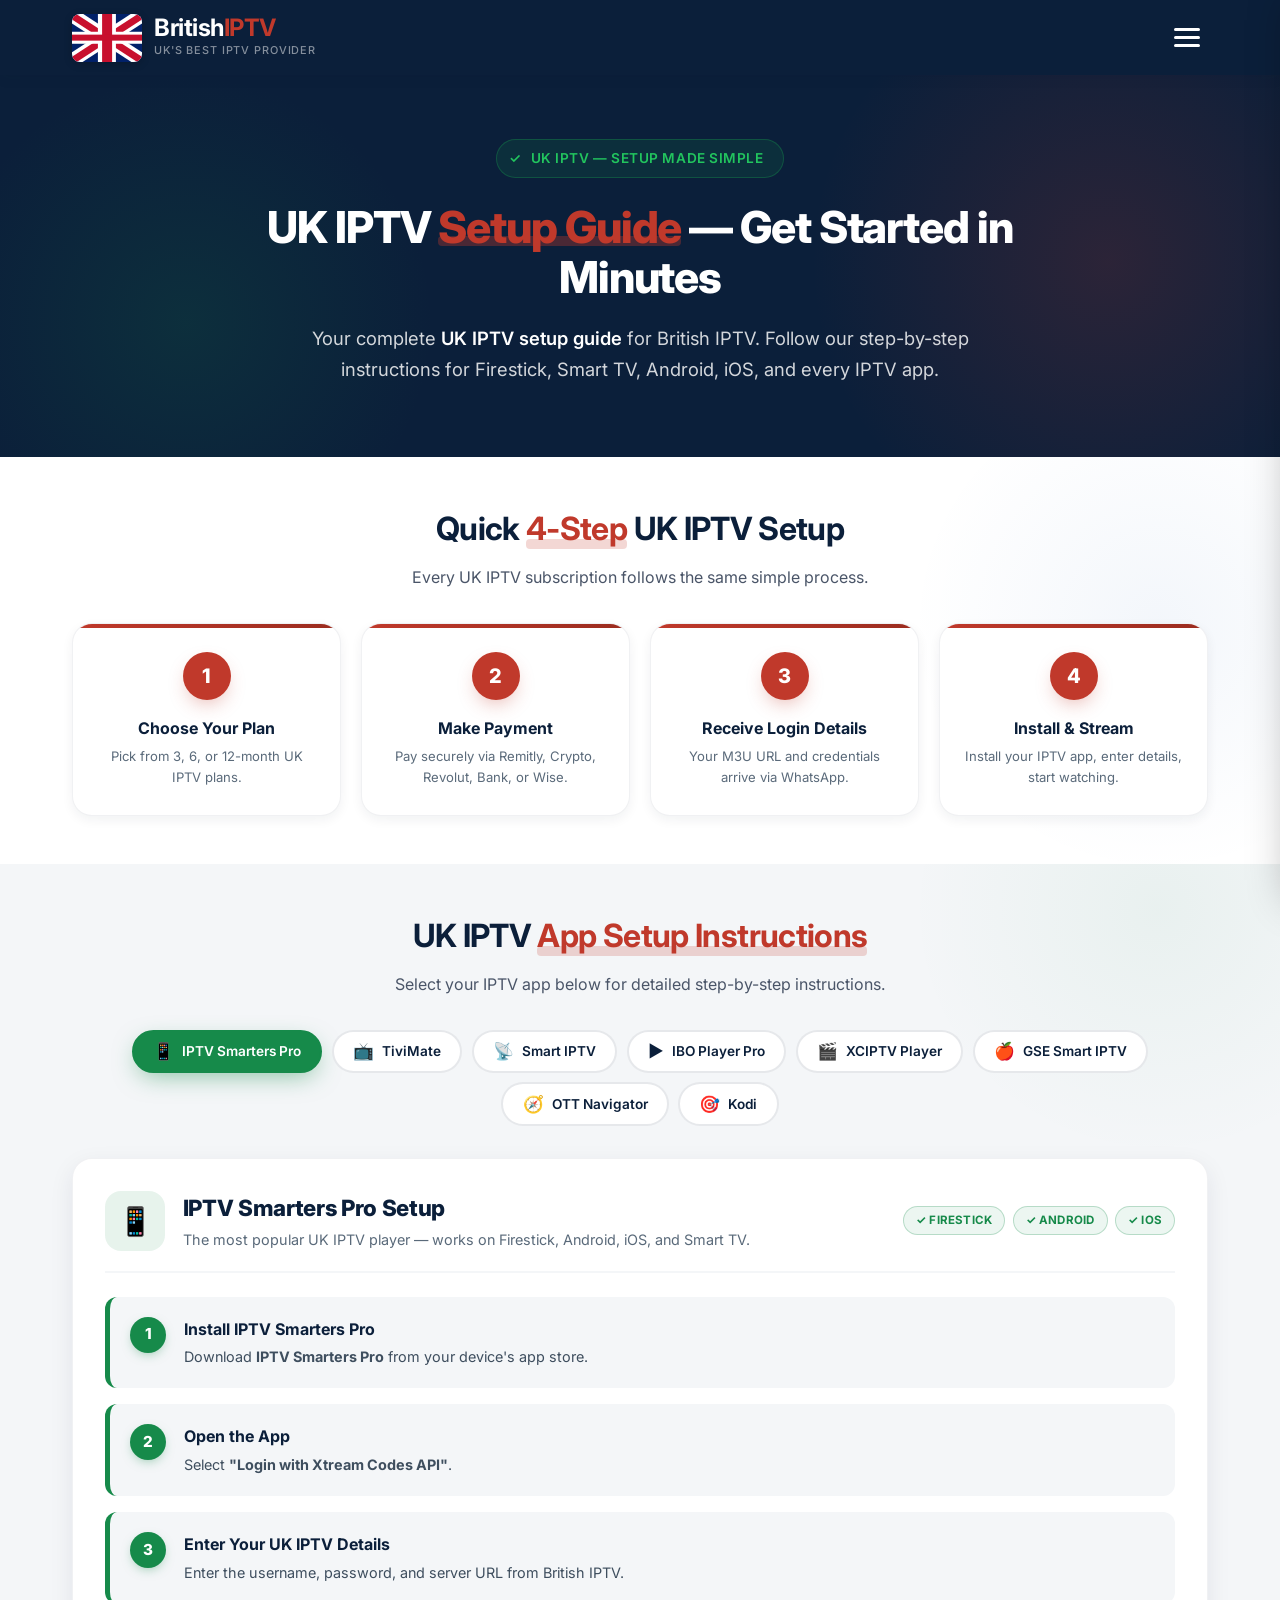
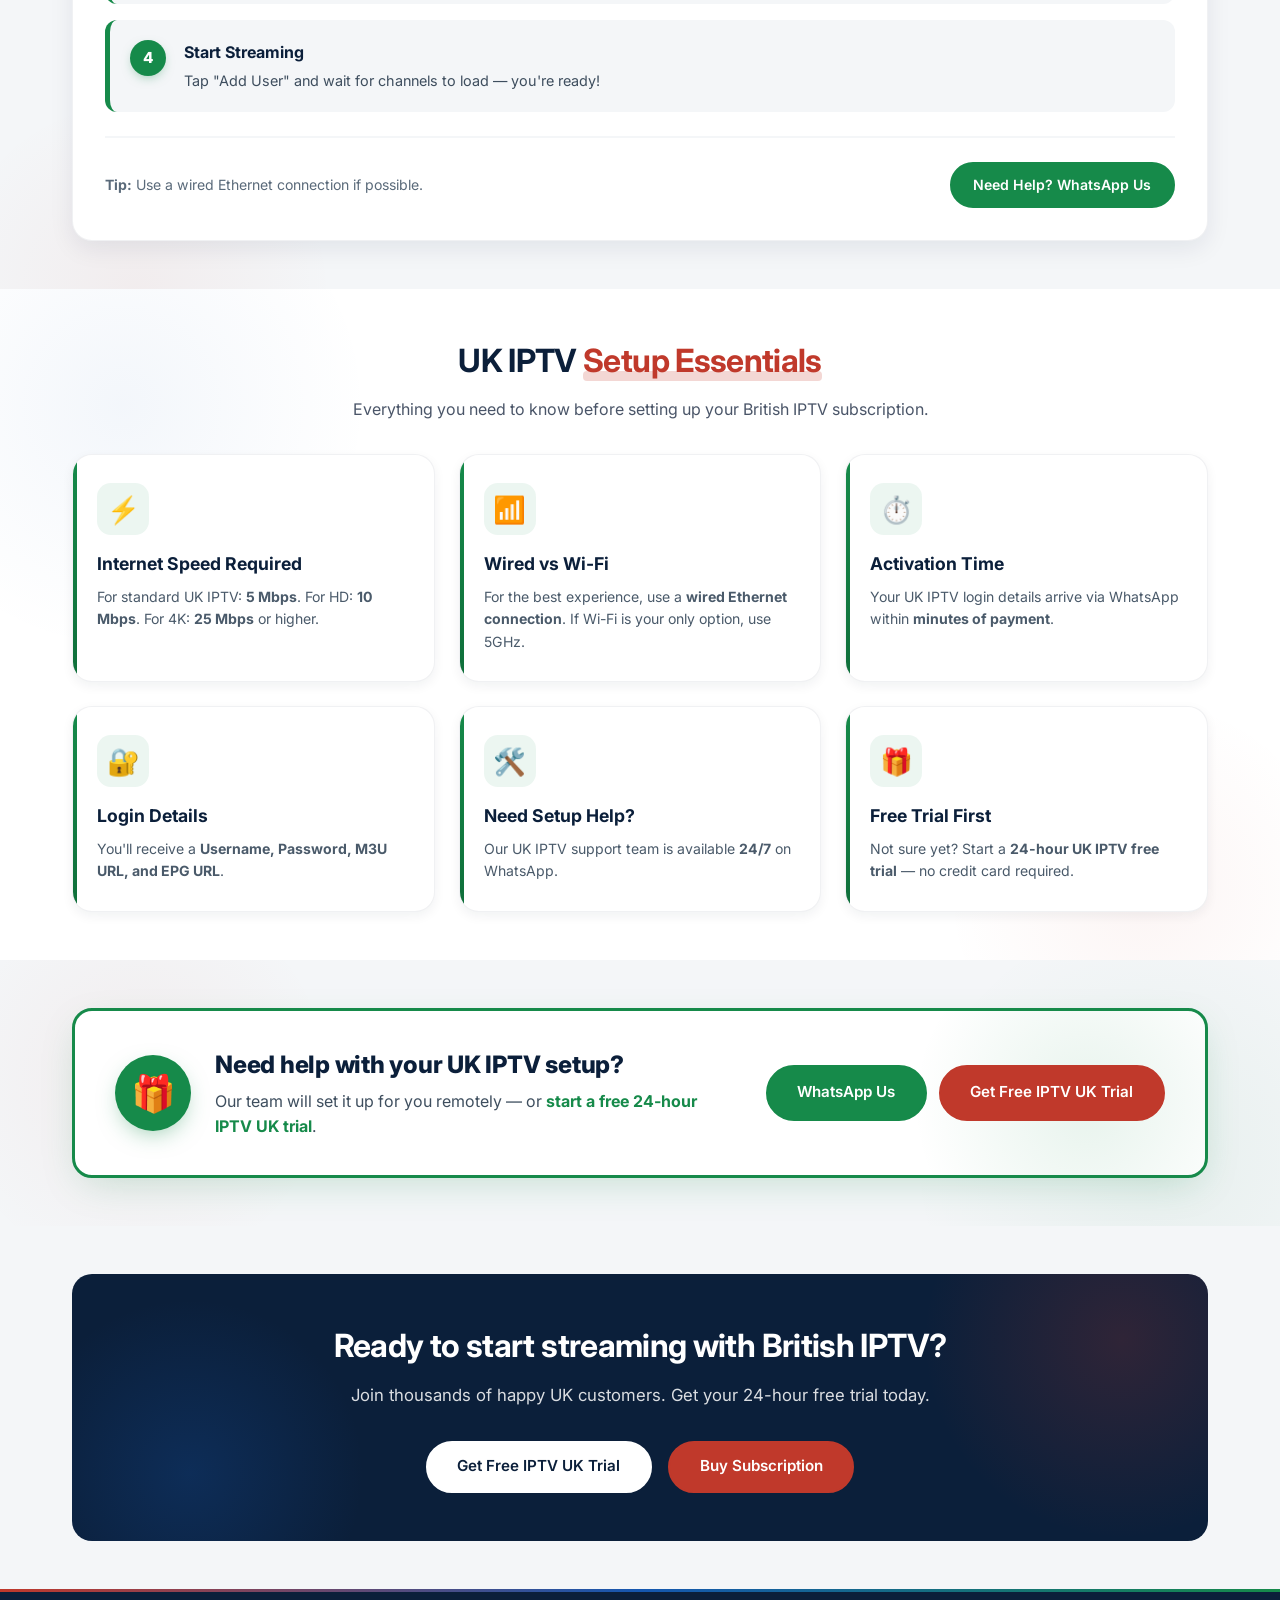
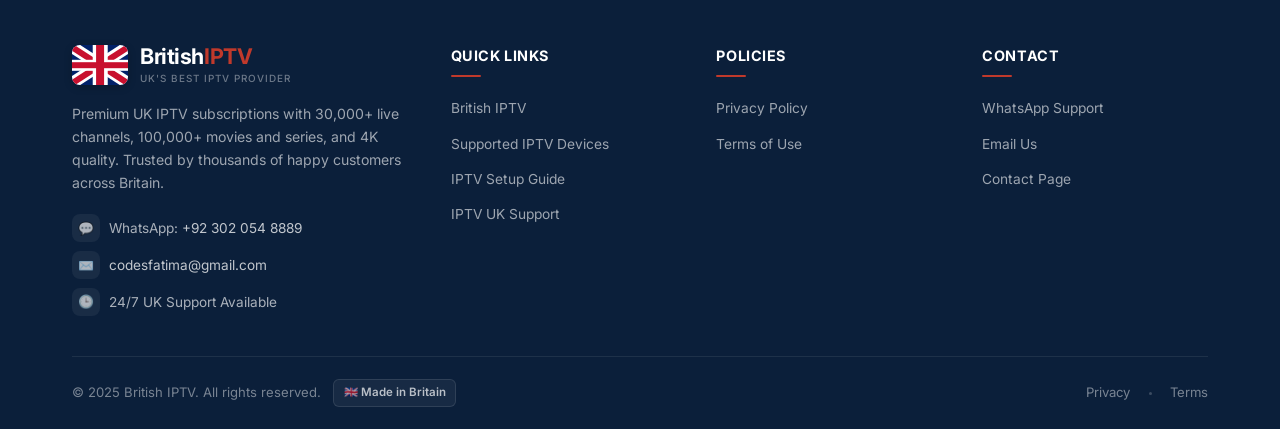
<file: setup.html>
<!DOCTYPE html>
<html lang="en-GB">
<head>
  <meta charset="UTF-8">
  <meta name="viewport" content="width=device-width, initial-scale=1.0">
  <title>UK IPTV Setup Guide | British IPTV</title>
  <meta name="description" content="Complete UK IPTV setup guide for British IPTV. Step-by-step instructions for Firestick, Smart TV, Android, iOS, and every IPTV app.">
  <link rel="canonical" href="https://britishiptvsubscription.co.uk/setup">
  <link rel="preconnect" href="https://fonts.googleapis.com">
  <link rel="preconnect" href="https://fonts.gstatic.com" crossorigin>
  <link href="https://fonts.googleapis.com/css2?family=Inter:opsz,wght@14..32,400;14..32,500;14..32,600;14..32,700;14..32,800&display=swap" rel="stylesheet">
  <link rel="stylesheet" href="styles.css">
</head>
<body>
  <header class="site-header">
    <div class="container header-inner">
      <a href="/" class="logo"><div class="logo-mark"><div class="uk-flag"><div class="red-diag-1"></div><div class="red-diag-2"></div><div class="white-cross-v"></div><div class="white-cross-h"></div><div class="red-cross-v"></div><div class="red-cross-h"></div></div></div><div><div class="logo-text">British<span>IPTV</span></div><span class="logo-tagline">UK's Best IPTV Provider</span></div></a>
      <button class="menu-toggle" id="menuToggle" aria-label="Open navigation menu"><span></span><span></span><span></span></button>
    </div>
  </header>

  <div class="nav-overlay" id="navOverlay"></div>
  <nav class="slide-nav" id="slideNav">
    <div class="slide-nav-header"><div class="slide-nav-logo"><div class="logo-mark"><div class="uk-flag"><div class="red-diag-1"></div><div class="red-diag-2"></div><div class="white-cross-v"></div><div class="white-cross-h"></div><div class="red-cross-v"></div><div class="red-cross-h"></div></div></div><div class="logo-text">British<span>IPTV</span></div></div><button class="slide-nav-close" id="navClose" aria-label="Close">✕</button></div>
    <ul class="slide-nav-links">
      <li><a href="/"><span class="nav-icon">🏠</span> British IPTV</a></li>
      <li><a href="/devices"><span class="nav-icon">📱</span> Supported IPTV Devices</a></li>
      <li><a href="/setup"><span class="nav-icon">⚙️</span> IPTV Setup Guide</a></li>
      <li><a href="/faq"><span class="nav-icon">❓</span> IPTV UK FAQs</a></li>
      <li><a href="/support"><span class="nav-icon">🇬🇧</span> IPTV UK Support</a></li>
      <li><a href="/privacy"><span class="nav-icon">🔒</span> Privacy Policy</a></li>
      <li><a href="/terms"><span class="nav-icon">📄</span> Terms of Use</a></li>
    </ul>
    <div class="slide-nav-footer">
      <a href="https://wa.me/923020548889" data-intent="trial" class="btn btn-red">Get Free IPTV UK Trial</a>
      <a href="https://wa.me/923020548889" data-intent="buy" class="btn btn-outline" style="color:var(--white); border-color:rgba(255,255,255,0.3);">Buy IPTV</a>
      <p class="contact-info">Need help? <a href="https://wa.me/923020548889" data-intent="support">WhatsApp Us</a><br>Available 24/7 for UK customers</p>
    </div>
  </nav>

  <main>
    <section class="page-hero">
      <div class="container">
        <div class="page-hero-content">
          <div class="page-hero-tag"><span>✓</span> UK IPTV — Setup Made Simple</div>
          <h1>UK IPTV <span class="accent-red">Setup Guide</span> — Get Started in Minutes</h1>
          <p>Your complete <strong>UK IPTV setup guide</strong> for British IPTV. Follow our step-by-step instructions for Firestick, Smart TV, Android, iOS, and every IPTV app.</p>
        </div>
      </div>
    </section>

    <section class="quick-setup">
      <div class="container">
        <div class="quick-setup-header"><h2>Quick <span class="accent-red">4-Step</span> UK IPTV Setup</h2><p>Every UK IPTV subscription follows the same simple process.</p></div>
        <div class="quick-steps">
          <div class="quick-step"><div class="quick-step-num">1</div><h3>Choose Your Plan</h3><p>Pick from 3, 6, or 12-month UK IPTV plans.</p></div>
          <div class="quick-step"><div class="quick-step-num">2</div><h3>Make Payment</h3><p>Pay securely via Remitly, Crypto, Revolut, Bank, or Wise.</p></div>
          <div class="quick-step"><div class="quick-step-num">3</div><h3>Receive Login Details</h3><p>Your M3U URL and credentials arrive via WhatsApp.</p></div>
          <div class="quick-step"><div class="quick-step-num">4</div><h3>Install &amp; Stream</h3><p>Install your IPTV app, enter details, start watching.</p></div>
        </div>
      </div>
    </section>

    <section class="app-tabs-section">
      <div class="container">
        <div class="app-tabs-header"><h2>UK IPTV <span class="accent-red">App Setup Instructions</span></h2><p>Select your IPTV app below for detailed step-by-step instructions.</p></div>

        <div class="app-selector">
          <button class="app-selector-btn active" data-app="smarters"><span class="app-btn-icon">📱</span> IPTV Smarters Pro</button>
          <button class="app-selector-btn" data-app="tivimate"><span class="app-btn-icon">📺</span> TiviMate</button>
          <button class="app-selector-btn" data-app="smartiptv"><span class="app-btn-icon">📡</span> Smart IPTV</button>
          <button class="app-selector-btn" data-app="ibo"><span class="app-btn-icon">▶️</span> IBO Player Pro</button>
          <button class="app-selector-btn" data-app="xciptv"><span class="app-btn-icon">🎬</span> XCIPTV Player</button>
          <button class="app-selector-btn" data-app="gse"><span class="app-btn-icon">🍎</span> GSE Smart IPTV</button>
          <button class="app-selector-btn" data-app="ott"><span class="app-btn-icon">🧭</span> OTT Navigator</button>
          <button class="app-selector-btn" data-app="kodi"><span class="app-btn-icon">🎯</span> Kodi</button>
        </div>

        <div class="app-panel active" id="panel-smarters">
          <div class="app-panel-header">
            <div class="app-panel-icon">📱</div>
            <div class="app-panel-title"><h3>IPTV Smarters Pro Setup</h3><p>The most popular UK IPTV player — works on Firestick, Android, iOS, and Smart TV.</p></div>
            <div class="app-panel-tags"><span class="app-panel-tag">✓ Firestick</span><span class="app-panel-tag">✓ Android</span><span class="app-panel-tag">✓ iOS</span></div>
          </div>
          <div class="instruction-steps">
            <div class="instruction-step"><div class="instruction-step-num">1</div><div class="instruction-step-content"><h4>Install IPTV Smarters Pro</h4><p>Download <strong>IPTV Smarters Pro</strong> from your device's app store.</p></div></div>
            <div class="instruction-step"><div class="instruction-step-num">2</div><div class="instruction-step-content"><h4>Open the App</h4><p>Select <strong>"Login with Xtream Codes API"</strong>.</p></div></div>
            <div class="instruction-step"><div class="instruction-step-num">3</div><div class="instruction-step-content"><h4>Enter Your UK IPTV Details</h4><p>Enter the username, password, and server URL from British IPTV.</p></div></div>
            <div class="instruction-step"><div class="instruction-step-num">4</div><div class="instruction-step-content"><h4>Start Streaming</h4><p>Tap "Add User" and wait for channels to load — you're ready!</p></div></div>
          </div>
          <div class="app-panel-footer"><p><strong>Tip:</strong> Use a wired Ethernet connection if possible.</p><div class="footer-actions"><a href="https://wa.me/923020548889" data-intent="setup" class="btn btn-green">Need Help? WhatsApp Us</a></div></div>
        </div>

        <div class="app-panel" id="panel-tivimate">
          <div class="app-panel-header"><div class="app-panel-icon">📺</div><div class="app-panel-title"><h3>TiviMate Setup</h3><p>Premium UK IPTV player for Android TV and Firestick.</p></div><div class="app-panel-tags"><span class="app-panel-tag">✓ Android TV</span><span class="app-panel-tag">✓ Firestick</span></div></div>
          <div class="instruction-steps">
            <div class="instruction-step"><div class="instruction-step-num">1</div><div class="instruction-step-content"><h4>Install TiviMate</h4><p>Install from Google Play Store or Amazon Appstore.</p></div></div>
            <div class="instruction-step"><div class="instruction-step-num">2</div><div class="instruction-step-content"><h4>Add Your UK IPTV Playlist</h4><p>Click <strong>"Add Playlist"</strong> and select <strong>"Xtream Codes"</strong>.</p></div></div>
            <div class="instruction-step"><div class="instruction-step-num">3</div><div class="instruction-step-content"><h4>Enter Login Details</h4><p>Enter your username, password, and server URL.</p></div></div>
            <div class="instruction-step"><div class="instruction-step-num">4</div><div class="instruction-step-content"><h4>Load EPG &amp; Watch</h4><p>Allow EPG to download — enjoy a cable-like UK IPTV experience.</p></div></div>
          </div>
          <div class="app-panel-footer"><p><strong>Tip:</strong> TiviMate Premium unlocks recording and multi-screen.</p><div class="footer-actions"><a href="https://wa.me/923020548889" data-intent="setup" class="btn btn-green">Need Help? WhatsApp Us</a></div></div>
        </div>

        <div class="app-panel" id="panel-smartiptv">
          <div class="app-panel-header"><div class="app-panel-icon">📡</div><div class="app-panel-title"><h3>Smart IPTV Setup</h3><p>Best for Samsung and LG Smart TVs in the UK.</p></div><div class="app-panel-tags"><span class="app-panel-tag">✓ Samsung</span><span class="app-panel-tag">✓ LG</span></div></div>
          <div class="instruction-steps">
            <div class="instruction-step"><div class="instruction-step-num">1</div><div class="instruction-step-content"><h4>Install Smart IPTV</h4><p>Install from your Samsung or LG Smart TV app store.</p></div></div>
            <div class="instruction-step"><div class="instruction-step-num">2</div><div class="instruction-step-content"><h4>Note Your MAC Address</h4><p>Write down the MAC address shown on screen.</p></div></div>
            <div class="instruction-step"><div class="instruction-step-num">3</div><div class="instruction-step-content"><h4>Upload Your UK IPTV Playlist</h4><p>Go to siptv.app/mylist, enter MAC, upload your M3U URL.</p></div></div>
            <div class="instruction-step"><div class="instruction-step-num">4</div><div class="instruction-step-content"><h4>Restart Smart IPTV</h4><p>Close and reopen the app — channels will load automatically.</p></div></div>
          </div>
          <div class="app-panel-footer"><p><strong>Tip:</strong> No extra hardware needed for Samsung and LG TVs.</p><div class="footer-actions"><a href="https://wa.me/923020548889" data-intent="setup" class="btn btn-green">Need Help? WhatsApp Us</a></div></div>
        </div>

        <div class="app-panel" id="panel-ibo">
          <div class="app-panel-header"><div class="app-panel-icon">▶️</div><div class="app-panel-title"><h3>IBO Player Pro Setup</h3><p>Reliable IPTV player for Smart TV and Android.</p></div><div class="app-panel-tags"><span class="app-panel-tag">✓ Smart TV</span><span class="app-panel-tag">✓ Android</span></div></div>
          <div class="instruction-steps">
            <div class="instruction-step"><div class="instruction-step-num">1</div><div class="instruction-step-content"><h4>Install IBO Player Pro</h4><p>Download from your device's app store.</p></div></div>
            <div class="instruction-step"><div class="instruction-step-num">2</div><div class="instruction-step-content"><h4>Get Your Device Key</h4><p>Note the Device Key and MAC address shown.</p></div></div>
            <div class="instruction-step"><div class="instruction-step-num">3</div><div class="instruction-step-content"><h4>Activate IBO Player Pro</h4><p>Visit the activation site, enter your Device Key and MAC.</p></div></div>
            <div class="instruction-step"><div class="instruction-step-num">4</div><div class="instruction-step-content"><h4>Add Your UK IPTV Subscription</h4><p>Select "Xtream Codes API" and enter your details.</p></div></div>
          </div>
          <div class="app-panel-footer"><p><strong>Tip:</strong> Great alternative to Smart IPTV for Samsung and LG users.</p><div class="footer-actions"><a href="https://wa.me/923020548889" data-intent="setup" class="btn btn-green">Need Help? WhatsApp Us</a></div></div>
        </div>

        <div class="app-panel" id="panel-xciptv">
          <div class="app-panel-header"><div class="app-panel-icon">🎬</div><div class="app-panel-title"><h3>XCIPTV Player Setup</h3><p>Feature-rich UK IPTV player with EPG and parental controls.</p></div><div class="app-panel-tags"><span class="app-panel-tag">✓ Android</span><span class="app-panel-tag">✓ Firestick</span></div></div>
          <div class="instruction-steps">
            <div class="instruction-step"><div class="instruction-step-num">1</div><div class="instruction-step-content"><h4>Install XCIPTV Player</h4><p>Install from Google Play Store or Amazon Appstore.</p></div></div>
            <div class="instruction-step"><div class="instruction-step-num">2</div><div class="instruction-step-content"><h4>Select Login Method</h4><p>Choose <strong>"Login with Xtream Codes API"</strong>.</p></div></div>
            <div class="instruction-step"><div class="instruction-step-num">3</div><div class="instruction-step-content"><h4>Enter Your UK IPTV Details</h4><p>Enter username, password, and server URL.</p></div></div>
            <div class="instruction-step"><div class="instruction-step-num">4</div><div class="instruction-step-content"><h4>Browse &amp; Enjoy</h4><p>Channels load into categories — Live TV, Movies, Series.</p></div></div>
          </div>
          <div class="app-panel-footer"><p><strong>Tip:</strong> Multi-screen feature is perfect for watching UK football.</p><div class="footer-actions"><a href="https://wa.me/923020548889" data-intent="setup" class="btn btn-green">Need Help? WhatsApp Us</a></div></div>
        </div>

        <div class="app-panel" id="panel-gse">
          <div class="app-panel-header"><div class="app-panel-icon">🍎</div><div class="app-panel-title"><h3>GSE Smart IPTV Setup</h3><p>The go-to UK IPTV player for iPhone, iPad, and Apple TV.</p></div><div class="app-panel-tags"><span class="app-panel-tag">✓ iPhone</span><span class="app-panel-tag">✓ iPad</span><span class="app-panel-tag">✓ Apple TV</span></div></div>
          <div class="instruction-steps">
            <div class="instruction-step"><div class="instruction-step-num">1</div><div class="instruction-step-content"><h4>Install GSE Smart IPTV</h4><p>Download from the App Store.</p></div></div>
            <div class="instruction-step"><div class="instruction-step-num">2</div><div class="instruction-step-content"><h4>Add a New Playlist</h4><p>Go to <strong>"Remote Playlists"</strong> and tap "+".</p></div></div>
            <div class="instruction-step"><div class="instruction-step-num">3</div><div class="instruction-step-content"><h4>Enter Your M3U URL</h4><p>Paste the M3U URL from British IPTV.</p></div></div>
            <div class="instruction-step"><div class="instruction-step-num">4</div><div class="instruction-step-content"><h4>Load &amp; Watch</h4><p>Use AirPlay to cast to your Apple TV.</p></div></div>
          </div>
          <div class="app-panel-footer"><p><strong>Tip:</strong> AirPlay support makes big-screen streaming easy.</p><div class="footer-actions"><a href="https://wa.me/923020548889" data-intent="setup" class="btn btn-green">Need Help? WhatsApp Us</a></div></div>
        </div>

        <div class="app-panel" id="panel-ott">
          <div class="app-panel-header"><div class="app-panel-icon">🧭</div><div class="app-panel-title"><h3>OTT Navigator Setup</h3><p>Powerful UK IPTV player with favourites and catch-up TV.</p></div><div class="app-panel-tags"><span class="app-panel-tag">✓ Android TV</span><span class="app-panel-tag">✓ Firestick</span></div></div>
          <div class="instruction-steps">
            <div class="instruction-step"><div class="instruction-step-num">1</div><div class="instruction-step-content"><h4>Install OTT Navigator</h4><p>Install from Google Play Store or Amazon Appstore.</p></div></div>
            <div class="instruction-step"><div class="instruction-step-num">2</div><div class="instruction-step-content"><h4>Add Your UK IPTV Provider</h4><p>Tap <strong>"Add Provider"</strong> and choose <strong>"Xtream Codes API"</strong>.</p></div></div>
            <div class="instruction-step"><div class="instruction-step-num">3</div><div class="instruction-step-content"><h4>Enter UK IPTV Credentials</h4><p>Enter name, username, password, and server URL.</p></div></div>
            <div class="instruction-step"><div class="instruction-step-num">4</div><div class="instruction-step-content"><h4>Set Favourites &amp; Watch</h4><p>Save favourite channels and enable catch-up TV.</p></div></div>
          </div>
          <div class="app-panel-footer"><p><strong>Tip:</strong> Catch-up works great for UK soaps and sports highlights.</p><div class="footer-actions"><a href="https://wa.me/923020548889" data-intent="setup" class="btn btn-green">Need Help? WhatsApp Us</a></div></div>
        </div>

        <div class="app-panel" id="panel-kodi">
          <div class="app-panel-header"><div class="app-panel-icon">🎯</div><div class="app-panel-title"><h3>Kodi Setup</h3><p>The ultimate media centre — fully customisable UK IPTV experience.</p></div><div class="app-panel-tags"><span class="app-panel-tag">✓ Windows</span><span class="app-panel-tag">✓ Mac</span><span class="app-panel-tag">✓ Android</span></div></div>
          <div class="instruction-steps">
            <div class="instruction-step"><div class="instruction-step-num">1</div><div class="instruction-step-content"><h4>Install Kodi</h4><p>Download from kodi.tv or your app store.</p></div></div>
            <div class="instruction-step"><div class="instruction-step-num">2</div><div class="instruction-step-content"><h4>Enable PVR IPTV Simple Client</h4><p>Go to Add-ons → PVR clients → PVR IPTV Simple Client.</p></div></div>
            <div class="instruction-step"><div class="instruction-step-num">3</div><div class="instruction-step-content"><h4>Configure M3U URL</h4><p>Paste your M3U URL and EPG URL from British IPTV.</p></div></div>
            <div class="instruction-step"><div class="instruction-step-num">4</div><div class="instruction-step-content"><h4>Restart Kodi &amp; Watch</h4><p>Go to TV → Channels to watch UK IPTV with full EPG.</p></div></div>
          </div>
          <div class="app-panel-footer"><p><strong>Tip:</strong> Perfect for users who want a fully customisable media centre.</p><div class="footer-actions"><a href="https://wa.me/923020548889" data-intent="setup" class="btn btn-green">Need Help? WhatsApp Us</a></div></div>
        </div>
      </div>
    </section>

    <section class="setup-info">
      <div class="container">
        <div class="setup-info-header"><h2>UK IPTV <span class="accent-red">Setup Essentials</span></h2><p>Everything you need to know before setting up your British IPTV subscription.</p></div>
        <div class="info-grid">
          <div class="info-card"><div class="info-icon">⚡</div><h3>Internet Speed Required</h3><p>For standard UK IPTV: <strong>5 Mbps</strong>. For HD: <strong>10 Mbps</strong>. For 4K: <strong>25 Mbps</strong> or higher.</p></div>
          <div class="info-card"><div class="info-icon">📶</div><h3>Wired vs Wi-Fi</h3><p>For the best experience, use a <strong>wired Ethernet connection</strong>. If Wi-Fi is your only option, use 5GHz.</p></div>
          <div class="info-card"><div class="info-icon">⏱️</div><h3>Activation Time</h3><p>Your UK IPTV login details arrive via WhatsApp within <strong>minutes of payment</strong>.</p></div>
          <div class="info-card"><div class="info-icon">🔐</div><h3>Login Details</h3><p>You'll receive a <strong>Username, Password, M3U URL, and EPG URL</strong>.</p></div>
          <div class="info-card"><div class="info-icon">🛠️</div><h3>Need Setup Help?</h3><p>Our UK IPTV support team is available <strong>24/7</strong> on WhatsApp.</p></div>
          <div class="info-card"><div class="info-icon">🎁</div><h3>Free Trial First</h3><p>Not sure yet? Start a <strong>24-hour UK IPTV free trial</strong> — no credit card required.</p></div>
        </div>
      </div>
    </section>

    <section class="not-sure-section">
      <div class="container">
        <div class="not-sure-card">
          <div class="not-sure-content"><div class="not-sure-icon">🎁</div><div class="not-sure-text"><h3>Need help with your UK IPTV setup?</h3><p>Our team will set it up for you remotely — or <strong>start a free 24-hour IPTV UK trial</strong>.</p></div></div>
          <div class="not-sure-actions"><a href="https://wa.me/923020548889" data-intent="setup" class="btn btn-green">WhatsApp Us</a><a href="https://wa.me/923020548889" data-intent="trial" class="btn btn-red">Get Free IPTV UK Trial</a></div>
        </div>
      </div>
    </section>

    <section class="cta">
      <div class="container">
        <div class="cta-card">
          <h2>Ready to start streaming with British IPTV?</h2>
          <p>Join thousands of happy UK customers. Get your 24-hour free trial today.</p>
          <div class="cta-actions"><a href="https://wa.me/923020548889" data-intent="trial" class="btn btn-light">Get Free IPTV UK Trial</a><a href="https://wa.me/923020548889" data-intent="buy" class="btn btn-red">Buy Subscription</a></div>
        </div>
      </div>
    </section>
  </main>

  <footer class="site-footer">
    <div class="container">
      <div class="footer-top">
        <div class="footer-brand-col"><a href="/" class="footer-logo"><div class="logo-mark"><div class="uk-flag"><div class="red-diag-1"></div><div class="red-diag-2"></div><div class="white-cross-v"></div><div class="white-cross-h"></div><div class="red-cross-v"></div><div class="red-cross-h"></div></div></div><div><div class="logo-text">British<span>IPTV</span></div><span class="logo-tagline">UK's Best IPTV Provider</span></div></a><p>Premium UK IPTV subscriptions with 30,000+ live channels, 100,000+ movies and series, and 4K quality. Trusted by thousands of happy customers across Britain.</p><div class="footer-contact-row"><div class="footer-contact-item"><span class="contact-icon">💬</span><span>WhatsApp: <a href="https://wa.me/923020548889" data-intent="support">+92 302 054 8889</a></span></div><div class="footer-contact-item"><span class="contact-icon">✉️</span><span><a href="mailto:codesfatima@gmail.com">codesfatima@gmail.com</a></span></div><div class="footer-contact-item"><span class="contact-icon">🕒</span><span>24/7 UK Support Available</span></div></div></div>
        <div class="footer-col"><h4>Quick Links</h4><ul><li><a href="/">British IPTV <span class="link-arrow">→</span></a></li><li><a href="/devices">Supported IPTV Devices <span class="link-arrow">→</span></a></li><li><a href="/setup">IPTV Setup Guide <span class="link-arrow">→</span></a></li><li><a href="/support">IPTV UK Support <span class="link-arrow">→</span></a></li></ul></div>
        <div class="footer-col"><h4>Policies</h4><ul><li><a href="/privacy">Privacy Policy <span class="link-arrow">→</span></a></li><li><a href="/terms">Terms of Use <span class="link-arrow">→</span></a></li></ul></div>
        <div class="footer-col"><h4>Contact</h4><ul><li><a href="https://wa.me/923020548889" data-intent="support">WhatsApp Support <span class="link-arrow">→</span></a></li><li><a href="mailto:codesfatima@gmail.com">Email Us <span class="link-arrow">→</span></a></li><li><a href="/support">Contact Page <span class="link-arrow">→</span></a></li></ul></div>
      </div>
      <div class="footer-bottom">
        <div class="footer-bottom-left"><span>&copy; 2025 British IPTV. All rights reserved.</span><span class="uk-badge">🇬🇧 Made in Britain</span></div>
        <div class="footer-bottom-right"><a href="/privacy">Privacy</a><span class="divider-dot"></span><a href="/terms">Terms</a></div>
      </div>
    </div>
  </footer>
  <script src="script.js?v=4"></script>
</body>
</html>
</file>
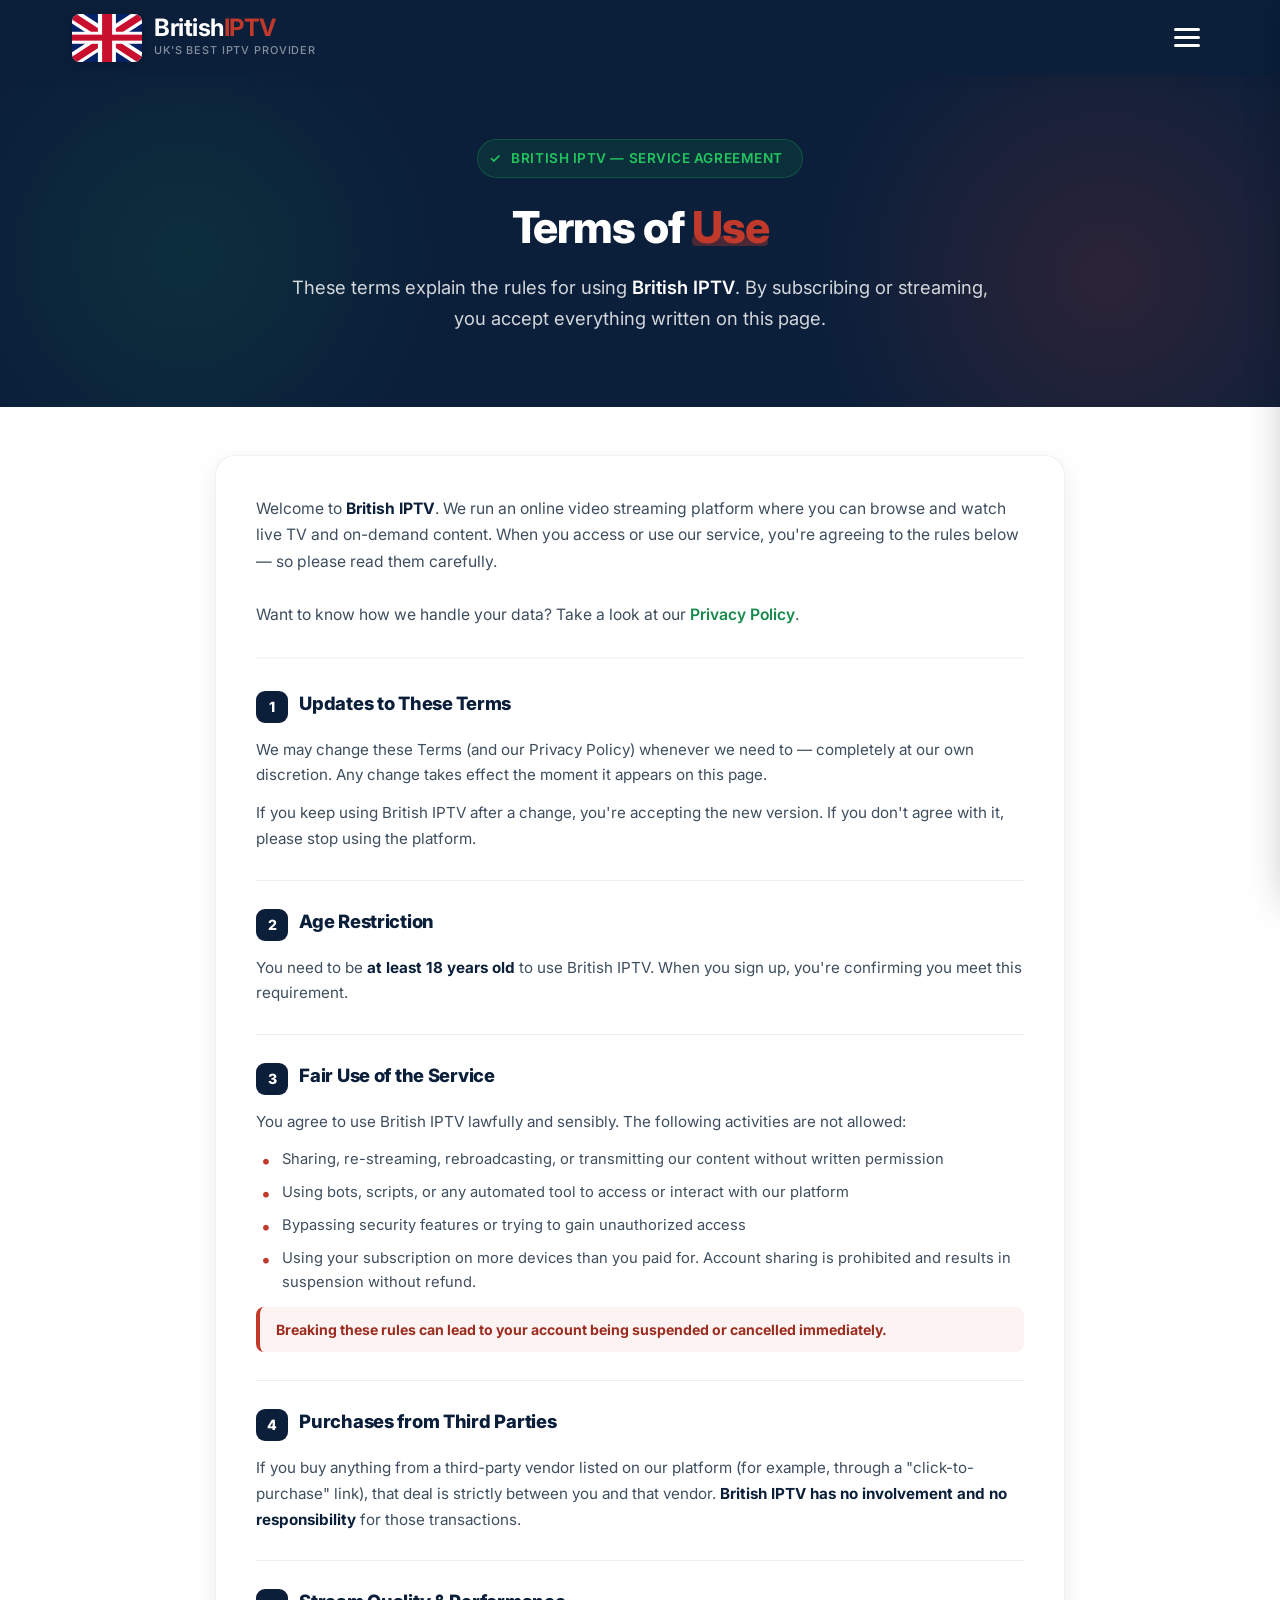
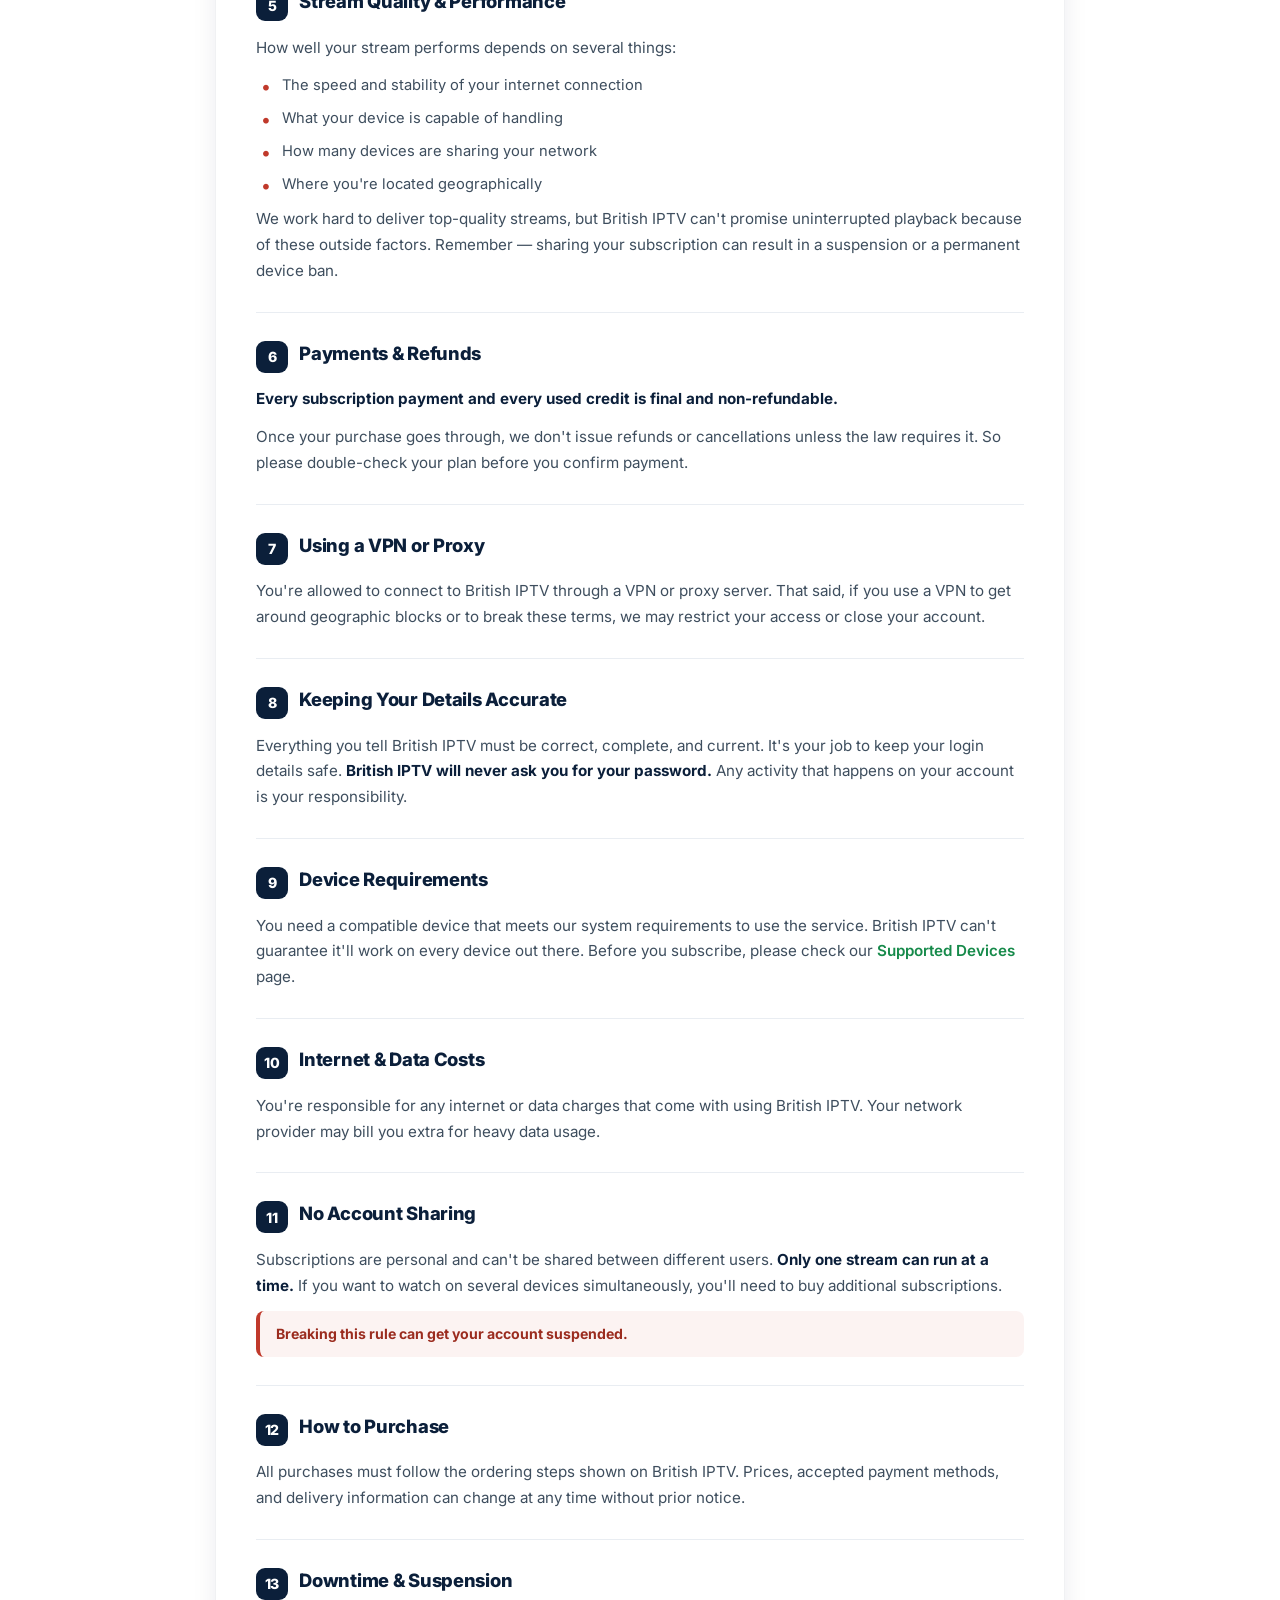
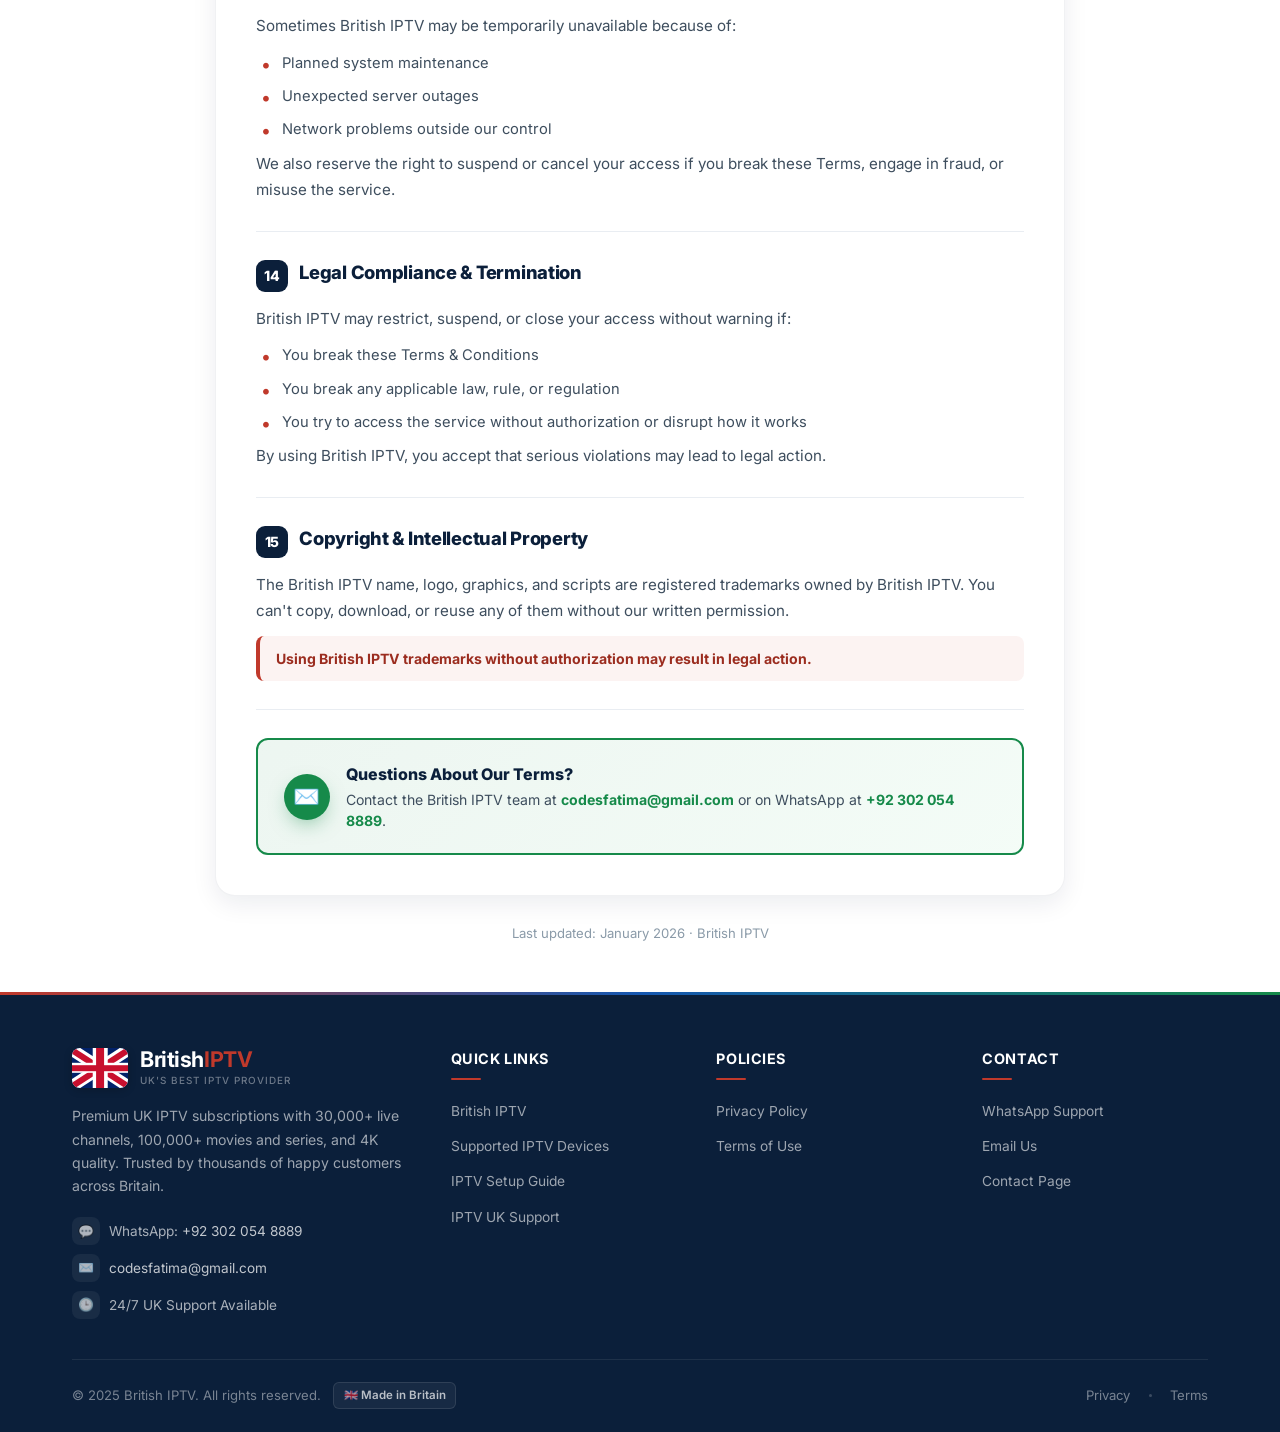
<file: terms.html>
<!DOCTYPE html>
<html lang="en-GB">
<head>
  <meta charset="UTF-8">
  <meta name="viewport" content="width=device-width, initial-scale=1.0">
  <title>Terms of Use | British IPTV</title>
  <meta name="description" content="British IPTV Terms and Conditions. Read our full terms covering subscriptions, payments, refunds, device usage, and legal compliance.">
  <link rel="canonical" href="https://britishiptvsubscription.co.uk/terms">
  <link rel="preconnect" href="https://fonts.googleapis.com">
  <link rel="preconnect" href="https://fonts.gstatic.com" crossorigin>
  <link href="https://fonts.googleapis.com/css2?family=Inter:opsz,wght@14..32,400;14..32,500;14..32,600;14..32,700;14..32,800&display=swap" rel="stylesheet">
  <link rel="stylesheet" href="styles.css">
</head>
<body>
  <header class="site-header">
    <div class="container header-inner">
      <a href="/" class="logo"><div class="logo-mark"><div class="uk-flag"><div class="red-diag-1"></div><div class="red-diag-2"></div><div class="white-cross-v"></div><div class="white-cross-h"></div><div class="red-cross-v"></div><div class="red-cross-h"></div></div></div><div><div class="logo-text">British<span>IPTV</span></div><span class="logo-tagline">UK's Best IPTV Provider</span></div></a>
      <button class="menu-toggle" id="menuToggle" aria-label="Open navigation menu"><span></span><span></span><span></span></button>
    </div>
  </header>

  <div class="nav-overlay" id="navOverlay"></div>
  <nav class="slide-nav" id="slideNav">
    <div class="slide-nav-header"><div class="slide-nav-logo"><div class="logo-mark"><div class="uk-flag"><div class="red-diag-1"></div><div class="red-diag-2"></div><div class="white-cross-v"></div><div class="white-cross-h"></div><div class="red-cross-v"></div><div class="red-cross-h"></div></div></div><div class="logo-text">British<span>IPTV</span></div></div><button class="slide-nav-close" id="navClose" aria-label="Close">✕</button></div>
    <ul class="slide-nav-links">
      <li><a href="/"><span class="nav-icon">🏠</span> British IPTV</a></li>
      <li><a href="/devices"><span class="nav-icon">📱</span> Supported IPTV Devices</a></li>
      <li><a href="/setup"><span class="nav-icon">⚙️</span> IPTV Setup Guide</a></li>
      <li><a href="/faq"><span class="nav-icon">❓</span> IPTV UK FAQs</a></li>
      <li><a href="/support"><span class="nav-icon">🇬🇧</span> IPTV UK Support</a></li>
      <li><a href="/privacy"><span class="nav-icon">🔒</span> Privacy Policy</a></li>
      <li><a href="/terms"><span class="nav-icon">📄</span> Terms of Use</a></li>
    </ul>
    <div class="slide-nav-footer">
      <a href="https://wa.me/923020548889" data-intent="trial" class="btn btn-red">Get Free IPTV UK Trial</a>
      <a href="https://wa.me/923020548889" data-intent="buy" class="btn btn-outline" style="color:var(--white); border-color:rgba(255,255,255,0.3);">Buy IPTV</a>
      <p class="contact-info">Need help? <a href="https://wa.me/923020548889" data-intent="support">WhatsApp Us</a><br>Available 24/7 for UK customers</p>
    </div>
  </nav>

  <main>
    <section class="page-hero">
      <div class="container">
        <div class="page-hero-content">
          <div class="page-hero-tag"><span>✓</span> British IPTV — Service Agreement</div>
          <h1>Terms of <span class="accent-red">Use</span></h1>
          <p>These terms explain the rules for using <strong>British IPTV</strong>. By subscribing or streaming, you accept everything written on this page.</p>
        </div>
      </div>
    </section>

    <section class="terms-section">
      <div class="container">
        <div class="terms-card">
          <p class="terms-card-intro">Welcome to <strong>British IPTV</strong>. We run an online video streaming platform where you can browse and watch live TV and on-demand content. When you access or use our service, you're agreeing to the rules below — so please read them carefully.<br><br>Want to know how we handle your data? Take a look at our <a href="/privacy">Privacy Policy</a>.</p>

          <div class="terms-block"><h2><span class="block-num">1</span> Updates to These Terms</h2><p>We may change these Terms (and our Privacy Policy) whenever we need to — completely at our own discretion. Any change takes effect the moment it appears on this page.</p><p>If you keep using British IPTV after a change, you're accepting the new version. If you don't agree with it, please stop using the platform.</p></div>
          <div class="terms-block"><h2><span class="block-num">2</span> Age Restriction</h2><p>You need to be <strong>at least 18 years old</strong> to use British IPTV. When you sign up, you're confirming you meet this requirement.</p></div>
          <div class="terms-block"><h2><span class="block-num">3</span> Fair Use of the Service</h2><p>You agree to use British IPTV lawfully and sensibly. The following activities are not allowed:</p><ul><li>Sharing, re-streaming, rebroadcasting, or transmitting our content without written permission</li><li>Using bots, scripts, or any automated tool to access or interact with our platform</li><li>Bypassing security features or trying to gain unauthorized access</li><li>Using your subscription on more devices than you paid for. Account sharing is prohibited and results in suspension without refund.</li></ul><div class="terms-note"><strong>Breaking these rules can lead to your account being suspended or cancelled immediately.</strong></div></div>
          <div class="terms-block"><h2><span class="block-num">4</span> Purchases from Third Parties</h2><p>If you buy anything from a third-party vendor listed on our platform (for example, through a "click-to-purchase" link), that deal is strictly between you and that vendor. <strong>British IPTV has no involvement and no responsibility</strong> for those transactions.</p></div>
          <div class="terms-block"><h2><span class="block-num">5</span> Stream Quality &amp; Performance</h2><p>How well your stream performs depends on several things:</p><ul><li>The speed and stability of your internet connection</li><li>What your device is capable of handling</li><li>How many devices are sharing your network</li><li>Where you're located geographically</li></ul><p>We work hard to deliver top-quality streams, but British IPTV can't promise uninterrupted playback because of these outside factors. Remember — sharing your subscription can result in a suspension or a permanent device ban.</p></div>
          <div class="terms-block"><h2><span class="block-num">6</span> Payments &amp; Refunds</h2><p><strong>Every subscription payment and every used credit is final and non-refundable.</strong></p><p>Once your purchase goes through, we don't issue refunds or cancellations unless the law requires it. So please double-check your plan before you confirm payment.</p></div>
          <div class="terms-block"><h2><span class="block-num">7</span> Using a VPN or Proxy</h2><p>You're allowed to connect to British IPTV through a VPN or proxy server. That said, if you use a VPN to get around geographic blocks or to break these terms, we may restrict your access or close your account.</p></div>
          <div class="terms-block"><h2><span class="block-num">8</span> Keeping Your Details Accurate</h2><p>Everything you tell British IPTV must be correct, complete, and current. It's your job to keep your login details safe. <strong>British IPTV will never ask you for your password.</strong> Any activity that happens on your account is your responsibility.</p></div>
          <div class="terms-block"><h2><span class="block-num">9</span> Device Requirements</h2><p>You need a compatible device that meets our system requirements to use the service. British IPTV can't guarantee it'll work on every device out there. Before you subscribe, please check our <a href="/devices" style="color:var(--green); font-weight:600; text-decoration:none;">Supported Devices</a> page.</p></div>
          <div class="terms-block"><h2><span class="block-num">10</span> Internet &amp; Data Costs</h2><p>You're responsible for any internet or data charges that come with using British IPTV. Your network provider may bill you extra for heavy data usage.</p></div>
          <div class="terms-block"><h2><span class="block-num">11</span> No Account Sharing</h2><p>Subscriptions are personal and can't be shared between different users. <strong>Only one stream can run at a time.</strong> If you want to watch on several devices simultaneously, you'll need to buy additional subscriptions.</p><div class="terms-note"><strong>Breaking this rule can get your account suspended.</strong></div></div>
          <div class="terms-block"><h2><span class="block-num">12</span> How to Purchase</h2><p>All purchases must follow the ordering steps shown on British IPTV. Prices, accepted payment methods, and delivery information can change at any time without prior notice.</p></div>
          <div class="terms-block"><h2><span class="block-num">13</span> Downtime &amp; Suspension</h2><p>Sometimes British IPTV may be temporarily unavailable because of:</p><ul><li>Planned system maintenance</li><li>Unexpected server outages</li><li>Network problems outside our control</li></ul><p>We also reserve the right to suspend or cancel your access if you break these Terms, engage in fraud, or misuse the service.</p></div>
          <div class="terms-block"><h2><span class="block-num">14</span> Legal Compliance &amp; Termination</h2><p>British IPTV may restrict, suspend, or close your access without warning if:</p><ul><li>You break these Terms &amp; Conditions</li><li>You break any applicable law, rule, or regulation</li><li>You try to access the service without authorization or disrupt how it works</li></ul><p>By using British IPTV, you accept that serious violations may lead to legal action.</p></div>
          <div class="terms-block"><h2><span class="block-num">15</span> Copyright &amp; Intellectual Property</h2><p>The British IPTV name, logo, graphics, and scripts are registered trademarks owned by British IPTV. You can't copy, download, or reuse any of them without our written permission.</p><div class="terms-note"><strong>Using British IPTV trademarks without authorization may result in legal action.</strong></div></div>

          <div class="terms-contact-note">
            <div class="note-icon">✉️</div>
            <div class="note-text">
              <h3>Questions About Our Terms?</h3>
              <p>Contact the British IPTV team at <a href="mailto:codesfatima@gmail.com">codesfatima@gmail.com</a> or on WhatsApp at <a href="https://wa.me/923020548889" data-intent="support">+92 302 054 8889</a>.</p>
            </div>
          </div>
        </div>
        <p class="terms-updated">Last updated: January 2026 · British IPTV</p>
      </div>
    </section>
  </main>

  <footer class="site-footer">
    <div class="container">
      <div class="footer-top">
        <div class="footer-brand-col"><a href="/" class="footer-logo"><div class="logo-mark"><div class="uk-flag"><div class="red-diag-1"></div><div class="red-diag-2"></div><div class="white-cross-v"></div><div class="white-cross-h"></div><div class="red-cross-v"></div><div class="red-cross-h"></div></div></div><div><div class="logo-text">British<span>IPTV</span></div><span class="logo-tagline">UK's Best IPTV Provider</span></div></a><p>Premium UK IPTV subscriptions with 30,000+ live channels, 100,000+ movies and series, and 4K quality. Trusted by thousands of happy customers across Britain.</p><div class="footer-contact-row"><div class="footer-contact-item"><span class="contact-icon">💬</span><span>WhatsApp: <a href="https://wa.me/923020548889" data-intent="support">+92 302 054 8889</a></span></div><div class="footer-contact-item"><span class="contact-icon">✉️</span><span><a href="mailto:codesfatima@gmail.com">codesfatima@gmail.com</a></span></div><div class="footer-contact-item"><span class="contact-icon">🕒</span><span>24/7 UK Support Available</span></div></div></div>
        <div class="footer-col"><h4>Quick Links</h4><ul><li><a href="/">British IPTV <span class="link-arrow">→</span></a></li><li><a href="/devices">Supported IPTV Devices <span class="link-arrow">→</span></a></li><li><a href="/setup">IPTV Setup Guide <span class="link-arrow">→</span></a></li><li><a href="/support">IPTV UK Support <span class="link-arrow">→</span></a></li></ul></div>
        <div class="footer-col"><h4>Policies</h4><ul><li><a href="/privacy">Privacy Policy <span class="link-arrow">→</span></a></li><li><a href="/terms">Terms of Use <span class="link-arrow">→</span></a></li></ul></div>
        <div class="footer-col"><h4>Contact</h4><ul><li><a href="https://wa.me/923020548889" data-intent="support">WhatsApp Support <span class="link-arrow">→</span></a></li><li><a href="mailto:codesfatima@gmail.com">Email Us <span class="link-arrow">→</span></a></li><li><a href="/support">Contact Page <span class="link-arrow">→</span></a></li></ul></div>
      </div>
      <div class="footer-bottom">
        <div class="footer-bottom-left"><span>&copy; 2025 British IPTV. All rights reserved.</span><span class="uk-badge">🇬🇧 Made in Britain</span></div>
        <div class="footer-bottom-right"><a href="/privacy">Privacy</a><span class="divider-dot"></span><a href="/terms">Terms</a></div>
      </div>
    </div>
  </footer>
  <script src="script.js?v=4"></script>
</body>
</html>
</file>
<file: styles.css>
/* ============================================================
   BRITISH IPTV — MASTER STYLESHEET
   ============================================================ */
* { margin: 0; padding: 0; box-sizing: border-box; }
:root {
  --navy-blue: #0B1F3A; --navy-light: #13294B; --royal-blue: #1557B0;
  --red: #C0392B; --red-dark: #9B2C1F; --white: #FFFFFF; --light-grey: #F4F6F8;
  --dark-charcoal: #17202A; --green: #168A4A; --green-light: #22C55E;
  --gold: #F5A623; --trustpilot-green: #00B67A; --uk-red: #C8102E; --uk-blue: #012169;
  --shadow-sm: 0 4px 12px rgba(11,31,58,0.06);
  --shadow-md: 0 8px 24px rgba(11,31,58,0.08);
  --shadow-lg: 0 16px 40px -12px rgba(11,31,58,0.15);
  --radius-md: 12px; --radius-lg: 20px;
}
body { font-family: 'Inter', -apple-system, BlinkMacSystemFont, sans-serif; background-color: var(--white); color: var(--dark-charcoal); line-height: 1.5; -webkit-font-smoothing: antialiased; }
.container { max-width: 1200px; margin: 0 auto; padding: 0 2rem; }

/* ===== GLOBAL SECTION SPACING (TIGHTENED) ===== */
.section-title { font-size: 2rem; font-weight: 700; color: var(--navy-blue); letter-spacing: -0.02em; margin-bottom: 0.75rem; }
.section-subtitle { font-size: 1rem; font-weight: 400; color: #4a5568; max-width: 720px; margin-bottom: 2rem; line-height: 1.6; }

/* Reduce all section paddings globally */
.pricing,
.why-british,
.devices,
.delivers,
.apps,
.testimonials,
.payment-section,
.devices-section,
.quick-setup,
.app-tabs-section,
.setup-info,
.faq-section,
.contact-short,
.privacy-section,
.terms-section,
.not-sure-section { padding: 3rem 0; }

.cta { padding: 3rem 0; }

.btn { display: inline-block; font-weight: 600; font-size: 0.95rem; padding: 0.8rem 1.85rem; border-radius: 40px; text-decoration: none; transition: all 0.2s ease; border: 2px solid transparent; cursor: pointer; }
.btn-red { background-color: var(--red); color: var(--white); border-color: var(--red); }
.btn-red:hover { background-color: var(--red-dark); border-color: var(--red-dark); transform: translateY(-2px); box-shadow: 0 12px 20px -8px rgba(192,57,43,0.4); }
.btn-outline { background-color: transparent; color: var(--navy-blue); border: 2px solid var(--navy-blue); }
.btn-outline:hover { background-color: var(--navy-blue); color: var(--white); transform: translateY(-2px); }
.btn-green { background-color: var(--green); color: var(--white); border-color: var(--green); }
.btn-green:hover { background-color: #0f6e3a; border-color: #0f6e3a; transform: translateY(-2px); box-shadow: 0 12px 20px -8px rgba(22,138,74,0.4); }
.btn-light { background-color: var(--white); color: var(--navy-blue); border-color: var(--white); }
.btn-light:hover { background-color: #f0f4fa; border-color: #f0f4fa; transform: translateY(-2px); }

/* ----- UK FLAG LOGO ----- */
.logo-mark { width: 70px; height: 48px; border-radius: 8px; overflow: hidden; display: flex; align-items: center; justify-content: center; flex-shrink: 0; box-shadow: 0 2px 8px rgba(0,0,0,0.2); position: relative; background-color: var(--uk-blue); }
.uk-flag { width: 100%; height: 100%; position: relative; background: var(--uk-blue); overflow: hidden; }
.uk-flag::before { content: ''; position: absolute; top: 50%; left: 50%; width: 160%; height: 30%; background: var(--white); transform: translate(-50%,-50%) rotate(33deg); }
.uk-flag::after { content: ''; position: absolute; top: 50%; left: 50%; width: 160%; height: 30%; background: var(--white); transform: translate(-50%,-50%) rotate(-33deg); }
.uk-flag .red-diag-1, .uk-flag .red-diag-2 { position: absolute; top: 50%; left: 50%; width: 160%; height: 14%; background: var(--uk-red); transform: translate(-50%,-50%) rotate(33deg); z-index: 2; }
.uk-flag .red-diag-2 { transform: translate(-50%,-50%) rotate(-33deg); }
.uk-flag .white-cross-v, .uk-flag .white-cross-h { position: absolute; background: var(--white); z-index: 3; }
.uk-flag .white-cross-v { top: 0; left: 50%; width: 26%; height: 100%; transform: translateX(-50%); }
.uk-flag .white-cross-h { top: 50%; left: 0; width: 100%; height: 26%; transform: translateY(-50%); }
.uk-flag .red-cross-v, .uk-flag .red-cross-h { position: absolute; background: var(--uk-red); z-index: 4; }
.uk-flag .red-cross-v { top: 0; left: 50%; width: 14%; height: 100%; transform: translateX(-50%); }
.uk-flag .red-cross-h { top: 50%; left: 0; width: 100%; height: 14%; transform: translateY(-50%); }

/* ----- Header ----- */
.site-header { background-color: var(--navy-blue); padding: 0.85rem 0; position: sticky; top: 0; z-index: 1000; box-shadow: var(--shadow-sm); }
.header-inner { display: flex; align-items: center; justify-content: space-between; }
.logo { display: flex; align-items: center; gap: 0.75rem; cursor: pointer; text-decoration: none; }
.logo-text { font-size: 1.5rem; font-weight: 700; color: var(--white); letter-spacing: -0.02em; line-height: 1; }
.logo-text span { color: var(--red); }
.logo-tagline { font-size: 0.68rem; color: rgba(255,255,255,0.5); font-weight: 500; letter-spacing: 0.08em; text-transform: uppercase; display: block; margin-top: 2px; }
.menu-toggle { display: flex; flex-direction: column; gap: 5px; background: none; border: none; cursor: pointer; padding: 0.5rem; z-index: 1100; position: relative; }
.menu-toggle span { display: block; width: 26px; height: 3px; background-color: var(--white); border-radius: 3px; transition: all 0.3s ease; }
.menu-toggle.active span:nth-child(1) { transform: translateY(8px) rotate(45deg); }
.menu-toggle.active span:nth-child(2) { opacity: 0; }
.menu-toggle.active span:nth-child(3) { transform: translateY(-8px) rotate(-45deg); }

/* ----- Slide Nav ----- */
.nav-overlay { position: fixed; top: 0; left: 0; width: 100%; height: 100%; background-color: rgba(11,31,58,0.6); backdrop-filter: blur(4px); opacity: 0; visibility: hidden; transition: all 0.35s ease; z-index: 1050; }
.nav-overlay.active { opacity: 1; visibility: visible; }
.slide-nav { position: fixed; top: 0; right: -420px; width: 400px; max-width: 85vw; height: 100%; background-color: var(--navy-blue); z-index: 1100; transition: right 0.4s cubic-bezier(0.25,0.46,0.45,0.94); display: flex; flex-direction: column; box-shadow: -10px 0 40px rgba(0,0,0,0.3); overflow-y: auto; }
.slide-nav.active { right: 0; }
.slide-nav-header { display: flex; align-items: center; justify-content: space-between; padding: 1.35rem 1.6rem; border-bottom: 1px solid rgba(255,255,255,0.08); flex-shrink: 0; }
.slide-nav-logo { display: flex; align-items: center; gap: 0.75rem; }
.slide-nav-logo .logo-mark { width: 56px; height: 40px; }
.slide-nav-logo .logo-text { font-size: 1.3rem; }
.slide-nav-close { background: none; border: none; color: var(--white); font-size: 1.7rem; cursor: pointer; line-height: 1; padding: 0.25rem; opacity: 0.7; transition: opacity 0.2s; }
.slide-nav-close:hover { opacity: 1; }
.slide-nav-links { list-style: none; padding: 1.25rem 0; flex-grow: 1; }
.slide-nav-links li { border-bottom: 1px solid rgba(255,255,255,0.05); }
.slide-nav-links a { display: flex; align-items: center; gap: 0.85rem; padding: 1rem 1.6rem; color: rgba(255,255,255,0.85); text-decoration: none; font-weight: 500; font-size: 1rem; transition: all 0.25s ease; cursor: pointer; }
.slide-nav-links a:hover { background-color: rgba(192,57,43,0.12); color: var(--white); padding-left: 1.9rem; }
.slide-nav-links a .nav-icon { width: 34px; height: 34px; background-color: rgba(255,255,255,0.08); border-radius: 10px; display: flex; align-items: center; justify-content: center; font-size: 1rem; flex-shrink: 0; transition: all 0.25s ease; }
.slide-nav-links a:hover .nav-icon { background-color: rgba(192,57,43,0.25); }
.slide-nav-footer { padding: 1.25rem 1.6rem; border-top: 1px solid rgba(255,255,255,0.08); flex-shrink: 0; }
.slide-nav-footer .btn { width: 100%; text-align: center; margin-bottom: 0.65rem; }
.slide-nav-footer .contact-info { font-size: 0.82rem; color: rgba(255,255,255,0.55); text-align: center; line-height: 1.5; }
.slide-nav-footer .contact-info a { color: var(--green-light); text-decoration: none; font-weight: 600; }

/* ----- Page Hero (KEPT AS-IS — DON'T CHANGE) ----- */
.page-hero { background-color: var(--navy-blue); padding: 4rem 0 4.5rem 0; position: relative; overflow: hidden; color: var(--white); text-align: center; }
.page-hero::before { content: ''; position: absolute; top: -30%; right: -10%; width: 600px; height: 600px; background: radial-gradient(circle, rgba(192,57,43,0.18) 0%, transparent 70%); border-radius: 50%; pointer-events: none; }
.page-hero::after { content: ''; position: absolute; bottom: -30%; left: -5%; width: 500px; height: 500px; background: radial-gradient(circle, rgba(22,138,74,0.15) 0%, transparent 70%); border-radius: 50%; pointer-events: none; }
.page-hero-content { position: relative; z-index: 2; max-width: 780px; margin: 0 auto; }
.page-hero-tag { display: inline-flex; align-items: center; gap: 0.6rem; background-color: rgba(22,138,74,0.15); border: 1px solid rgba(22,138,74,0.4); color: var(--green-light); font-size: 0.85rem; font-weight: 600; padding: 0.5rem 1.2rem 0.5rem 0.7rem; border-radius: 40px; letter-spacing: 0.04em; text-transform: uppercase; margin-bottom: 1.5rem; }
.page-hero h1 { font-size: 2.75rem; font-weight: 800; line-height: 1.15; letter-spacing: -0.025em; margin-bottom: 1.25rem; }
.page-hero h1 .accent-red { color: var(--red); position: relative; display: inline-block; }
.page-hero h1 .accent-red::after { content: ''; position: absolute; bottom: 6px; left: 0; width: 100%; height: 10px; background-color: rgba(192,57,43,0.35); z-index: -1; border-radius: 4px; }
.page-hero p { font-size: 1.15rem; color: rgba(255,255,255,0.82); line-height: 1.7; max-width: 700px; margin: 0 auto; }
.page-hero p strong { color: var(--white); font-weight: 600; }
.page-hero p .highlight-green { color: var(--green-light); font-weight: 600; }

/* ----- Hero (homepage — KEPT AS-IS) ----- */
.hero { background-color: var(--navy-blue); padding: 4rem 0 5rem 0; position: relative; overflow: hidden; color: var(--white); }
.hero::before { content: ''; position: absolute; top: -30%; right: -10%; width: 600px; height: 600px; background: radial-gradient(circle, rgba(192,57,43,0.18) 0%, transparent 70%); border-radius: 50%; pointer-events: none; }
.hero::after { content: ''; position: absolute; bottom: -30%; left: -5%; width: 500px; height: 500px; background: radial-gradient(circle, rgba(22,138,74,0.15) 0%, transparent 70%); border-radius: 50%; pointer-events: none; }
.hero-flag-bg { position: absolute; top: 50%; right: 5%; transform: translateY(-50%); width: 550px; height: 550px; opacity: 0.045; pointer-events: none; z-index: 1; overflow: hidden; border-radius: 50%; }
.hero-flag-bg .uk-flag-big { width: 100%; height: 100%; position: relative; background: var(--white); overflow: hidden; border-radius: 50%; }
.hero-flag-bg .uk-flag-big::before { content: ''; position: absolute; top: 50%; left: 50%; width: 160%; height: 30%; background: var(--uk-blue); transform: translate(-50%,-50%) rotate(33deg); }
.hero-flag-bg .uk-flag-big::after { content: ''; position: absolute; top: 50%; left: 50%; width: 160%; height: 30%; background: var(--uk-blue); transform: translate(-50%,-50%) rotate(-33deg); }
.hero-flag-bg .uk-flag-big .big-red-1, .hero-flag-bg .uk-flag-big .big-red-2 { position: absolute; top: 50%; left: 50%; width: 160%; height: 14%; background: var(--uk-red); transform: translate(-50%,-50%) rotate(33deg); z-index: 2; }
.hero-flag-bg .uk-flag-big .big-red-2 { transform: translate(-50%,-50%) rotate(-33deg); }
.hero-flag-bg .uk-flag-big .big-white-v, .hero-flag-bg .uk-flag-big .big-white-h { position: absolute; background: var(--white); z-index: 3; }
.hero-flag-bg .uk-flag-big .big-white-v { top: 0; left: 50%; width: 26%; height: 100%; transform: translateX(-50%); }
.hero-flag-bg .uk-flag-big .big-white-h { top: 50%; left: 0; width: 100%; height: 26%; transform: translateY(-50%); }
.hero-flag-bg .uk-flag-big .big-red-v, .hero-flag-bg .uk-flag-big .big-red-h { position: absolute; background: var(--uk-red); z-index: 4; }
.hero-flag-bg .uk-flag-big .big-red-v { top: 0; left: 50%; width: 14%; height: 100%; transform: translateX(-50%); }
.hero-flag-bg .uk-flag-big .big-red-h { top: 50%; left: 0; width: 100%; height: 14%; transform: translateY(-50%); }
.hero-grid { display: grid; grid-template-columns: 1.1fr 0.9fr; gap: 3.5rem; align-items: center; position: relative; z-index: 2; }
.hero-trust-label { display: inline-flex; align-items: center; gap: 0.6rem; background-color: rgba(22,138,74,0.15); border: 1px solid rgba(22,138,74,0.4); color: var(--green-light); font-size: 0.85rem; font-weight: 600; padding: 0.5rem 1.2rem 0.5rem 0.7rem; border-radius: 40px; letter-spacing: 0.04em; text-transform: uppercase; margin-bottom: 1.5rem; }
.active-light { position: relative; width: 10px; height: 10px; background-color: var(--green-light); border-radius: 50%; flex-shrink: 0; box-shadow: 0 0 0 0 rgba(34,197,94,0.7); animation: active-pulse 1.8s infinite; }
@keyframes active-pulse { 0% { box-shadow: 0 0 0 0 rgba(34,197,94,0.7); } 70% { box-shadow: 0 0 0 8px rgba(34,197,94,0); } 100% { box-shadow: 0 0 0 0 rgba(34,197,94,0); } }
.hero-content h1 { font-size: 3rem; font-weight: 800; color: var(--white); line-height: 1.15; letter-spacing: -0.025em; margin-bottom: 1.5rem; }
.hero-content h1 .accent-red { color: var(--red); position: relative; display: inline-block; }
.hero-content h1 .accent-red::after { content: ''; position: absolute; bottom: 6px; left: 0; width: 100%; height: 10px; background-color: rgba(192,57,43,0.35); z-index: -1; border-radius: 4px; }
.hero-content p { font-size: 1.1rem; color: rgba(255,255,255,0.82); margin-bottom: 2rem; max-width: 620px; line-height: 1.7; }
.hero-content p strong { color: var(--white); font-weight: 600; }
.hero-actions { display: flex; gap: 1rem; flex-wrap: wrap; margin-bottom: 2.5rem; }
.trust-indicators { display: flex; flex-wrap: wrap; align-items: center; gap: 0.85rem; }
.trust-pill { display: inline-flex; align-items: center; gap: 0.55rem; background-color: rgba(255,255,255,0.12); border: 2px solid rgba(34,197,94,0.5); border-radius: 40px; padding: 0.6rem 1.25rem 0.6rem 0.7rem; font-size: 0.9rem; font-weight: 600; color: var(--white); transition: all 0.25s ease; white-space: nowrap; box-shadow: 0 4px 12px rgba(0,0,0,0.15); }
.trust-pill:hover { background-color: rgba(34,197,94,0.2); border-color: var(--green-light); transform: translateY(-3px); box-shadow: 0 8px 20px rgba(34,197,94,0.25); }
.trust-pill .pill-icon { width: 28px; height: 28px; background-color: rgba(34,197,94,0.3); border-radius: 50%; display: flex; align-items: center; justify-content: center; font-size: 0.85rem; flex-shrink: 0; }
.trust-pill .pill-check { color: var(--green-light); font-weight: 800; font-size: 1rem; margin-left: 0.15rem; }
.subscribe-card { background-color: rgba(255,255,255,0.05); border: 1px solid rgba(255,255,255,0.1); border-radius: var(--radius-lg); padding: 2rem; backdrop-filter: blur(10px); box-shadow: var(--shadow-lg); position: relative; z-index: 3; }
.subscribe-card-header { display: flex; align-items: center; justify-content: space-between; margin-bottom: 0.75rem; }
.subscribe-card-header h3 { font-size: 1.15rem; font-weight: 700; color: var(--white); line-height: 1.3; }
.subscribe-card-header .green-dot { width: 10px; height: 10px; background-color: var(--green-light); border-radius: 50%; animation: pulse 1.5s infinite; flex-shrink: 0; margin-left: 0.75rem; }
@keyframes pulse { 0%, 100% { opacity: 1; } 50% { opacity: 0.4; } }
.subscribe-card > p { font-size: 0.92rem; color: rgba(255,255,255,0.7); margin-bottom: 1.5rem; line-height: 1.6; }
.subscribe-steps { display: flex; flex-direction: column; gap: 1rem; }
.subscribe-step { display: flex; align-items: flex-start; gap: 1rem; background-color: rgba(255,255,255,0.04); border: 1px solid rgba(255,255,255,0.08); border-radius: var(--radius-md); padding: 1rem 1.1rem; transition: all 0.25s ease; }
.subscribe-step:hover { background-color: rgba(22,138,74,0.12); border-color: rgba(22,138,74,0.35); transform: translateX(4px); }
.step-number { width: 36px; height: 36px; background-color: var(--green); color: var(--white); border-radius: 50%; display: flex; align-items: center; justify-content: center; font-weight: 700; font-size: 0.95rem; flex-shrink: 0; }
.step-content h4 { font-size: 0.95rem; font-weight: 600; color: var(--white); margin-bottom: 0.2rem; }
.step-content p { font-size: 0.82rem; color: rgba(255,255,255,0.65); margin: 0; line-height: 1.45; }
.subscribe-card-footer { margin-top: 1.5rem; padding-top: 1.25rem; border-top: 1px solid rgba(255,255,255,0.1); display: flex; align-items: center; gap: 0.6rem; font-size: 0.82rem; color: rgba(255,255,255,0.7); }
.subscribe-card-footer .check-icon { color: var(--green-light); font-weight: 700; }

/* ----- Pricing (TIGHTENED) ----- */
.pricing { background-color: var(--white); }
.pricing-grid { display: grid; grid-template-columns: repeat(3,1fr); gap: 1.5rem; margin-top: 0; }
.pricing-card { background-color: var(--white); border-radius: var(--radius-lg); padding: 2rem 1.75rem; box-shadow: var(--shadow-sm); border: 1px solid rgba(11,31,58,0.06); transition: all 0.25s ease; position: relative; display: flex; flex-direction: column; }
.pricing-card:hover { transform: translateY(-6px); box-shadow: var(--shadow-md); }
.pricing-card.featured { border: 2px solid var(--red); box-shadow: 0 12px 32px -12px rgba(192,57,43,0.25); }
.pricing-badge { position: absolute; top: -12px; right: 24px; background-color: var(--red); color: var(--white); font-size: 0.72rem; font-weight: 700; padding: 0.32rem 0.9rem; border-radius: 40px; letter-spacing: 0.04em; text-transform: uppercase; }
.pricing-name { font-size: 1.35rem; font-weight: 700; color: var(--navy-blue); margin-bottom: 0.4rem; }
.pricing-desc { font-size: 0.9rem; color: #5a6a7a; margin-bottom: 1.25rem; }
.pricing-price { display: flex; align-items: baseline; gap: 0.3rem; margin-bottom: 1.25rem; }
.pricing-price .amount { font-size: 2.5rem; font-weight: 700; color: var(--navy-blue); line-height: 1; }
.pricing-price .period { font-size: 0.95rem; color: #5a6a7a; font-weight: 500; }
.pricing-features { list-style: none; margin: 0 0 1.5rem 0; flex-grow: 1; }
.pricing-features li { display: flex; align-items: flex-start; gap: 0.65rem; padding: 0.4rem 0; font-size: 0.9rem; color: #3e4e5e; line-height: 1.5; }
.pricing-features li::before { content: "✓"; display: inline-flex; align-items: center; justify-content: center; width: 18px; height: 18px; background-color: var(--red); color: var(--white); border-radius: 50%; font-size: 0.65rem; font-weight: 700; flex-shrink: 0; margin-top: 2px; }
.pricing-card .btn { width: 100%; text-align: center; }

/* ----- Free Trial ----- */
.free-trial-badge { background: linear-gradient(135deg, rgba(22,138,74,0.08) 0%, rgba(34,197,94,0.05) 100%); border: 3px solid var(--green); border-radius: var(--radius-lg); padding: 2rem 2.5rem; margin-top: 2.5rem; display: flex; align-items: center; justify-content: space-between; gap: 2rem; flex-wrap: wrap; position: relative; overflow: hidden; box-shadow: 0 8px 32px -8px rgba(22,138,74,0.3); }
.free-trial-badge::before { content: ''; position: absolute; top: -50%; right: -5%; width: 350px; height: 350px; background: radial-gradient(circle, rgba(22,138,74,0.15) 0%, transparent 70%); border-radius: 50%; }
.free-trial-content { display: flex; align-items: center; gap: 1.35rem; position: relative; z-index: 2; }
.free-trial-icon { width: 72px; height: 72px; background-color: var(--green); border-radius: 50%; display: flex; align-items: center; justify-content: center; font-size: 2.25rem; flex-shrink: 0; animation: gentle-pulse 2.5s infinite; box-shadow: 0 8px 24px -8px rgba(22,138,74,0.5); }
@keyframes gentle-pulse { 0%,100% { transform: scale(1); } 50% { transform: scale(1.08); } }
.free-trial-text h3 { font-size: 1.5rem; font-weight: 800; color: var(--navy-blue); margin-bottom: 0.4rem; }
.free-trial-text p { font-size: 1rem; color: #3e4e5e; margin: 0; line-height: 1.55; }
.free-trial-text p strong { color: var(--green); font-weight: 700; }
.free-trial-badge .btn { position: relative; z-index: 2; white-space: nowrap; padding: 0.95rem 2.25rem; font-size: 1rem; background-color: var(--green); border-color: var(--green); }
.free-trial-badge .btn:hover { background-color: #0f6e3a; border-color: #0f6e3a; }

/* ----- Why British ----- */
.why-british { background-color: var(--light-grey); position: relative; overflow: hidden; }
.why-british::before { content: ''; position: absolute; top: -20%; right: -10%; width: 500px; height: 500px; background: radial-gradient(circle, rgba(192,57,43,0.06) 0%, transparent 70%); border-radius: 50%; }
.why-british::after { content: ''; position: absolute; bottom: -20%; left: -5%; width: 400px; height: 400px; background: radial-gradient(circle, rgba(22,138,74,0.06) 0%, transparent 70%); border-radius: 50%; }
.why-british-content { position: relative; z-index: 2; max-width: 900px; margin: 0 auto; }
.why-british-content .section-title { text-align: center; font-size: 2rem; margin-bottom: 1rem; }
.why-british-content .section-title .accent-red { color: var(--red); position: relative; display: inline-block; }
.why-british-content .section-title .accent-red::after { content: ''; position: absolute; bottom: 4px; left: 0; width: 100%; height: 10px; background-color: rgba(192,57,43,0.2); z-index: -1; border-radius: 4px; }
.why-british-content > p { font-size: 1rem; color: #3e4e5e; line-height: 1.7; margin-bottom: 1.1rem; text-align: center; }
.why-british-content > p strong { color: var(--navy-blue); font-weight: 600; }
.why-british-content > p .highlight-green { color: var(--green); font-weight: 600; }
.why-trust-badges { display: flex; flex-wrap: wrap; justify-content: center; align-items: center; gap: 0.85rem; margin-top: 2rem; }
.why-pill { display: inline-flex; align-items: center; gap: 0.6rem; background-color: var(--white); border: 2px solid rgba(22,138,74,0.3); border-radius: 40px; padding: 0.7rem 1.35rem 0.7rem 0.8rem; font-size: 0.95rem; font-weight: 600; color: var(--navy-blue); box-shadow: 0 4px 16px rgba(11,31,58,0.08); transition: all 0.25s ease; white-space: nowrap; cursor: default; }
.why-pill:hover { background-color: rgba(22,138,74,0.06); border-color: var(--green); transform: translateY(-4px); box-shadow: 0 12px 28px rgba(22,138,74,0.15); }
.why-pill .why-pill-icon { width: 32px; height: 32px; background-color: rgba(22,138,74,0.12); border-radius: 50%; display: flex; align-items: center; justify-content: center; font-size: 1.05rem; flex-shrink: 0; }
.why-pill .why-pill-check { color: var(--green); font-weight: 800; font-size: 1rem; margin-left: 0.2rem; }

/* ----- Devices (Homepage) ----- */
.devices { background-color: var(--light-grey); position: relative; overflow: hidden; }
.devices::before { content: ''; position: absolute; top: -20%; right: -10%; width: 500px; height: 500px; background: radial-gradient(circle, rgba(21,87,176,0.05) 0%, transparent 70%); border-radius: 50%; }
.devices::after { content: ''; position: absolute; bottom: -20%; left: -5%; width: 400px; height: 400px; background: radial-gradient(circle, rgba(22,138,74,0.05) 0%, transparent 70%); border-radius: 50%; }
.devices-header { position: relative; z-index: 2; text-align: center; max-width: 800px; margin: 0 auto 2rem auto; }
.devices-header h2 { font-size: 2rem; font-weight: 700; color: var(--navy-blue); letter-spacing: -0.02em; margin-bottom: 0.75rem; }
.devices-header h2 .accent-red { color: var(--red); position: relative; display: inline-block; }
.devices-header h2 .accent-red::after { content: ''; position: absolute; bottom: 4px; left: 0; width: 100%; height: 10px; background-color: rgba(192,57,43,0.2); z-index: -1; border-radius: 4px; }
.devices-header p { font-size: 1rem; color: #4a5568; line-height: 1.6; }
.device-badges { display: flex; flex-wrap: wrap; justify-content: center; align-items: center; gap: 0.85rem; position: relative; z-index: 2; max-width: 1000px; margin: 0 auto; }
.device-badge { display: inline-flex; align-items: center; gap: 0.55rem; background-color: var(--white); border: 2px solid rgba(22,138,74,0.3); border-radius: 40px; padding: 0.65rem 1.35rem 0.65rem 0.8rem; font-size: 0.9rem; font-weight: 600; color: var(--navy-blue); box-shadow: 0 4px 16px rgba(11,31,58,0.08); transition: all 0.25s ease; white-space: nowrap; cursor: default; }
.device-badge:hover { background-color: rgba(22,138,74,0.06); border-color: var(--green); transform: translateY(-4px); box-shadow: 0 12px 28px rgba(22,138,74,0.18); }
.device-badge .device-icon { width: 32px; height: 32px; background-color: rgba(22,138,74,0.12); border-radius: 50%; display: flex; align-items: center; justify-content: center; font-size: 1rem; flex-shrink: 0; }
.device-badge .device-check { color: var(--green); font-weight: 800; font-size: 1rem; margin-left: 0.15rem; }

/* ----- Delivers ----- */
.delivers { background-color: var(--white); position: relative; overflow: hidden; }
.delivers::before { content: ''; position: absolute; top: -20%; left: -10%; width: 500px; height: 500px; background: radial-gradient(circle, rgba(21,87,176,0.05) 0%, transparent 70%); border-radius: 50%; }
.delivers::after { content: ''; position: absolute; bottom: -20%; right: -5%; width: 400px; height: 400px; background: radial-gradient(circle, rgba(192,57,43,0.05) 0%, transparent 70%); border-radius: 50%; }
.delivers-header { position: relative; z-index: 2; text-align: center; max-width: 800px; margin: 0 auto 2rem auto; }
.delivers-header h2 { font-size: 2rem; font-weight: 700; color: var(--navy-blue); letter-spacing: -0.02em; margin-bottom: 0.75rem; }
.delivers-header h2 .accent-red { color: var(--red); position: relative; display: inline-block; }
.delivers-header h2 .accent-red::after { content: ''; position: absolute; bottom: 4px; left: 0; width: 100%; height: 10px; background-color: rgba(192,57,43,0.2); z-index: -1; border-radius: 4px; }
.delivers-header p { font-size: 1rem; color: #4a5568; line-height: 1.6; }
.delivers-grid { display: grid; grid-template-columns: repeat(2,1fr); gap: 1.5rem; position: relative; z-index: 2; }
.deliver-card { background-color: var(--white); border-radius: var(--radius-lg); padding: 2rem 1.75rem; box-shadow: var(--shadow-sm); border: 1px solid rgba(11,31,58,0.06); transition: all 0.3s ease; position: relative; overflow: hidden; }
.deliver-card::before { content: ''; position: absolute; top: 0; left: 0; width: 4px; height: 100%; background: linear-gradient(180deg, var(--red) 0%, var(--red-dark) 100%); border-radius: 4px 0 0 4px; }
.deliver-card:hover { transform: translateY(-8px); box-shadow: var(--shadow-lg); border-color: rgba(192,57,43,0.15); }
.deliver-card:hover::before { width: 6px; }
.deliver-icon { width: 56px; height: 56px; background-color: rgba(192,57,43,0.08); border-radius: 14px; display: flex; align-items: center; justify-content: center; font-size: 1.75rem; margin-bottom: 1.25rem; transition: all 0.3s ease; }
.deliver-card:hover .deliver-icon { background-color: rgba(192,57,43,0.15); transform: scale(1.05); }
.deliver-card h3 { font-size: 1.35rem; font-weight: 700; color: var(--navy-blue); margin-bottom: 0.75rem; }
.deliver-card p { font-size: 0.95rem; color: #4a5a6a; line-height: 1.65; margin-bottom: 1.1rem; }
.deliver-tags { display: flex; flex-wrap: wrap; gap: 0.55rem; }
.deliver-tag { display: inline-flex; align-items: center; gap: 0.45rem; background-color: rgba(22,138,74,0.08); border: 1.5px solid rgba(22,138,74,0.25); border-radius: 40px; padding: 0.4rem 0.9rem; font-size: 0.82rem; font-weight: 600; color: var(--navy-blue); transition: all 0.2s ease; }
.deliver-tag:hover { background-color: rgba(22,138,74,0.15); border-color: var(--green); transform: translateY(-2px); }
.deliver-tag .tag-check { color: var(--green); font-weight: 800; font-size: 0.82rem; }

/* ----- Apps ----- */
.apps { background-color: var(--light-grey); position: relative; overflow: hidden; }
.apps::before { content: ''; position: absolute; top: -20%; right: -10%; width: 500px; height: 500px; background: radial-gradient(circle, rgba(21,87,176,0.05) 0%, transparent 70%); border-radius: 50%; }
.apps::after { content: ''; position: absolute; bottom: -20%; left: -5%; width: 400px; height: 400px; background: radial-gradient(circle, rgba(192,57,43,0.05) 0%, transparent 70%); border-radius: 50%; }
.apps-header { position: relative; z-index: 2; text-align: center; max-width: 800px; margin: 0 auto 2rem auto; }
.apps-header h2 { font-size: 2rem; font-weight: 700; color: var(--navy-blue); letter-spacing: -0.02em; margin-bottom: 0.75rem; }
.apps-header h2 .accent-red { color: var(--red); position: relative; display: inline-block; }
.apps-header h2 .accent-red::after { content: ''; position: absolute; bottom: 4px; left: 0; width: 100%; height: 10px; background-color: rgba(192,57,43,0.2); z-index: -1; border-radius: 4px; }
.apps-header p { font-size: 1rem; color: #4a5568; line-height: 1.6; }
.apps-grid { display: grid; grid-template-columns: repeat(3,1fr); gap: 1.25rem; position: relative; z-index: 2; }
.app-card { background-color: var(--white); border-radius: var(--radius-lg); padding: 1.75rem 1.5rem; box-shadow: var(--shadow-sm); border: 1px solid rgba(11,31,58,0.06); transition: all 0.3s ease; position: relative; overflow: hidden; display: flex; flex-direction: column; }
.app-card::before { content: ''; position: absolute; top: 0; left: 0; width: 4px; height: 100%; background: linear-gradient(180deg, var(--green) 0%, #0f6e3a 100%); border-radius: 4px 0 0 4px; }
.app-card:hover { transform: translateY(-8px); box-shadow: var(--shadow-lg); border-color: rgba(22,138,74,0.2); }
.app-card:hover::before { width: 6px; }
.app-icon { width: 52px; height: 52px; background-color: rgba(22,138,74,0.08); border-radius: 14px; display: flex; align-items: center; justify-content: center; font-size: 1.6rem; margin-bottom: 1rem; transition: all 0.3s ease; }
.app-card:hover .app-icon { background-color: rgba(22,138,74,0.15); transform: scale(1.08); }
.app-card h3 { font-size: 1.1rem; font-weight: 700; color: var(--navy-blue); margin-bottom: 0.55rem; }
.app-card p { font-size: 0.88rem; color: #4a5a6a; line-height: 1.6; margin-bottom: 0; flex-grow: 1; }

/* ----- Testimonials ----- */
.testimonials { background-color: var(--white); position: relative; overflow: hidden; }
.testimonials::before { content: ''; position: absolute; top: -20%; left: -10%; width: 500px; height: 500px; background: radial-gradient(circle, rgba(0,182,122,0.04) 0%, transparent 70%); border-radius: 50%; }
.testimonials::after { content: ''; position: absolute; bottom: -20%; right: -5%; width: 400px; height: 400px; background: radial-gradient(circle, rgba(192,57,43,0.04) 0%, transparent 70%); border-radius: 50%; }
.testimonials-header { position: relative; z-index: 2; text-align: center; max-width: 800px; margin: 0 auto 1.5rem auto; }
.testimonials-header h2 { font-size: 2rem; font-weight: 700; color: var(--navy-blue); letter-spacing: -0.02em; margin-bottom: 0.75rem; }
.testimonials-header h2 .accent-red { color: var(--red); position: relative; display: inline-block; }
.testimonials-header h2 .accent-red::after { content: ''; position: absolute; bottom: 4px; left: 0; width: 100%; height: 10px; background-color: rgba(192,57,43,0.2); z-index: -1; border-radius: 4px; }
.testimonials-header p { font-size: 1rem; color: #4a5568; line-height: 1.6; }
.trustpilot-badge-clean { display: inline-flex; align-items: center; gap: 0.85rem; background-color: var(--white); border: 2px solid var(--trustpilot-green); border-radius: 60px; padding: 0.65rem 1.6rem 0.65rem 1.15rem; margin: 0 auto 2rem auto; box-shadow: 0 6px 20px rgba(0,182,122,0.15); position: relative; z-index: 2; transition: all 0.25s ease; }
.trustpilot-badge-clean:hover { box-shadow: 0 10px 32px rgba(0,182,122,0.25); transform: translateY(-2px); }
.trustpilot-badge-clean .tp-brand { display: flex; align-items: center; gap: 0.5rem; }
.trustpilot-badge-clean .tp-brand-star { width: 28px; height: 28px; background-color: var(--trustpilot-green); border-radius: 5px; display: flex; align-items: center; justify-content: center; color: var(--white); font-size: 0.95rem; flex-shrink: 0; }
.trustpilot-badge-clean .tp-brand-name { font-size: 1.1rem; font-weight: 800; color: var(--navy-blue); letter-spacing: -0.02em; }
.trustpilot-badge-clean .tp-divider { width: 1px; height: 26px; background-color: rgba(0,182,122,0.25); }
.trustpilot-badge-clean .tp-rating-group { display: flex; align-items: center; gap: 0.55rem; }
.trustpilot-badge-clean .tp-stars-small { display: flex; gap: 0.15rem; }
.trustpilot-badge-clean .tp-stars-small span { width: 18px; height: 18px; background-color: var(--trustpilot-green); border-radius: 3px; display: flex; align-items: center; justify-content: center; color: var(--white); font-size: 0.55rem; font-weight: 700; }
.trustpilot-badge-clean .tp-score-text { font-size: 0.95rem; font-weight: 800; color: var(--navy-blue); }
.trustpilot-badge-clean .tp-score-text span { color: var(--trustpilot-green); }
.testimonials-grid { display: grid; grid-template-columns: repeat(4,1fr); gap: 1.25rem; position: relative; z-index: 2; }
.testimonial-card { background-color: var(--white); border-radius: var(--radius-lg); padding: 1.75rem 1.5rem; box-shadow: var(--shadow-sm); border: 1px solid rgba(11,31,58,0.06); transition: all 0.3s ease; position: relative; overflow: hidden; display: flex; flex-direction: column; }
.testimonial-card::before { content: ''; position: absolute; top: 0; left: 0; width: 4px; height: 100%; background: linear-gradient(180deg, var(--trustpilot-green) 0%, #008a5c 100%); border-radius: 4px 0 0 4px; }
.testimonial-card:hover { transform: translateY(-8px); box-shadow: var(--shadow-lg); border-color: rgba(0,182,122,0.2); }
.testimonial-card:hover::before { width: 6px; }
.testimonial-stars { display: flex; gap: 0.2rem; margin-bottom: 0.85rem; }
.testimonial-stars span { width: 22px; height: 22px; background-color: var(--trustpilot-green); border-radius: 4px; display: flex; align-items: center; justify-content: center; color: var(--white); font-size: 0.7rem; font-weight: 700; }
.testimonial-text { font-size: 0.9rem; color: #3e4e5e; line-height: 1.65; margin-bottom: 1.25rem; flex-grow: 1; }
.testimonial-author { display: flex; align-items: center; gap: 0.7rem; padding-top: 1.1rem; border-top: 1px solid #e9edf2; }
.testimonial-avatar { width: 40px; height: 40px; border-radius: 50%; display: flex; align-items: center; justify-content: center; font-weight: 700; font-size: 0.95rem; color: var(--white); flex-shrink: 0; }
.testimonial-avatar.george { background: linear-gradient(135deg, var(--royal-blue) 0%, #0f4690 100%); }
.testimonial-avatar.harry { background: linear-gradient(135deg, var(--red) 0%, var(--red-dark) 100%); }
.testimonial-avatar.jack { background: linear-gradient(135deg, var(--green) 0%, #0f6e3a 100%); }
.testimonial-avatar.noah { background: linear-gradient(135deg, var(--gold) 0%, #d48a0f 100%); }
.testimonial-author-info h4 { font-size: 0.9rem; font-weight: 700; color: var(--navy-blue); margin-bottom: 0.15rem; }
.testimonial-author-info p { font-size: 0.78rem; color: #7a8a9a; margin: 0; display: flex; align-items: center; gap: 0.35rem; }
.testimonial-author-info p .verified-badge { display: inline-flex; align-items: center; gap: 0.2rem; color: var(--trustpilot-green); font-weight: 600; font-size: 0.72rem; }

/* ----- Payment Section ----- */
.payment-section { background-color: var(--light-grey); position: relative; overflow: hidden; }
.payment-section::before { content: ''; position: absolute; top: -20%; right: -10%; width: 500px; height: 500px; background: radial-gradient(circle, rgba(22,138,74,0.05) 0%, transparent 70%); border-radius: 50%; }
.payment-section::after { content: ''; position: absolute; bottom: -20%; left: -5%; width: 400px; height: 400px; background: radial-gradient(circle, rgba(192,57,43,0.05) 0%, transparent 70%); border-radius: 50%; }
.payment-header { position: relative; z-index: 2; text-align: center; max-width: 800px; margin: 0 auto 2rem auto; }
.payment-header h2 { font-size: 2rem; font-weight: 700; color: var(--navy-blue); letter-spacing: -0.02em; margin-bottom: 0.75rem; }
.payment-header h2 .accent-red { color: var(--red); position: relative; display: inline-block; }
.payment-header h2 .accent-red::after { content: ''; position: absolute; bottom: 4px; left: 0; width: 100%; height: 10px; background-color: rgba(192,57,43,0.2); z-index: -1; border-radius: 4px; }
.payment-header p { font-size: 1rem; color: #4a5568; line-height: 1.6; }
.payment-grid { display: flex; flex-wrap: wrap; justify-content: center; align-items: center; gap: 1rem; position: relative; z-index: 2; max-width: 900px; margin: 0 auto; }
.payment-card { display: inline-flex; align-items: center; gap: 0.7rem; background-color: var(--white); border: 2px solid rgba(22,138,74,0.25); border-radius: 16px; padding: 0.9rem 1.5rem; font-size: 0.95rem; font-weight: 700; color: var(--navy-blue); box-shadow: 0 4px 16px rgba(11,31,58,0.08); transition: all 0.25s ease; white-space: nowrap; cursor: default; }
.payment-card:hover { background-color: rgba(22,138,74,0.06); border-color: var(--green); transform: translateY(-4px); box-shadow: 0 12px 28px rgba(22,138,74,0.18); }
.payment-card .payment-icon { width: 38px; height: 38px; border-radius: 10px; display: flex; align-items: center; justify-content: center; font-size: 1rem; font-weight: 800; flex-shrink: 0; color: var(--white); }
.payment-card .payment-icon.remitly { background: linear-gradient(135deg, #1B4D8E 0%, #2E7BC4 100%); }
.payment-card .payment-icon.crypto { background: linear-gradient(135deg, #F7931A 0%, #E2761B 100%); }
.payment-card .payment-icon.revolut { background: linear-gradient(135deg, #191C1F 0%, #33383D 100%); }
.payment-card .payment-icon.bank { background: linear-gradient(135deg, #168A4A 0%, #0F6E3A 100%); }
.payment-card .payment-icon.wise { background: linear-gradient(135deg, #9FE870 0%, #6BCB3E 100%); color: #0B1F3A; }
.payment-secure-note { display: flex; align-items: center; justify-content: center; gap: 0.5rem; margin-top: 1.5rem; font-size: 0.85rem; font-weight: 600; color: #4a5568; position: relative; z-index: 2; }
.payment-secure-note .lock-icon { color: var(--green); font-size: 0.95rem; }

/* ----- CTA ----- */
.cta { background-color: var(--light-grey); }
.cta-card { background-color: var(--navy-blue); border-radius: var(--radius-lg); padding: 3rem 2.5rem; text-align: center; color: var(--white); position: relative; overflow: hidden; }
.cta-card::before { content: ''; position: absolute; top: -50%; right: -10%; width: 400px; height: 400px; background: radial-gradient(circle, rgba(192,57,43,0.2) 0%, transparent 70%); border-radius: 50%; }
.cta-card::after { content: ''; position: absolute; bottom: -40%; left: -5%; width: 350px; height: 350px; background: radial-gradient(circle, rgba(21,87,176,0.25) 0%, transparent 70%); border-radius: 50%; }
.cta-card h2 { font-size: 2rem; font-weight: 700; letter-spacing: -0.02em; margin-bottom: 0.85rem; position: relative; z-index: 2; }
.cta-card p { font-size: 1.05rem; opacity: 0.85; max-width: 600px; margin: 0 auto 2rem auto; position: relative; z-index: 2; }
.cta-actions { display: flex; gap: 1rem; justify-content: center; flex-wrap: wrap; position: relative; z-index: 2; }

/* ----- Footer ----- */
.site-footer { background-color: var(--navy-blue); color: rgba(255,255,255,0.75); padding: 3.5rem 0 0 0; position: relative; overflow: hidden; }
.site-footer::before { content: ''; position: absolute; top: 0; left: 0; width: 100%; height: 3px; background: linear-gradient(90deg, var(--red) 0%, var(--royal-blue) 50%, var(--green) 100%); }
.footer-top { display: grid; grid-template-columns: 1.5fr 1fr 1fr 1fr; gap: 2.5rem; padding-bottom: 2.5rem; border-bottom: 1px solid rgba(255,255,255,0.08); }
.footer-brand-col { max-width: 340px; }
.footer-logo { display: flex; align-items: center; gap: 0.75rem; margin-bottom: 1rem; text-decoration: none; }
.footer-logo .logo-mark { width: 56px; height: 40px; }
.footer-logo .logo-text { font-size: 1.35rem; font-weight: 700; color: var(--white); letter-spacing: -0.02em; line-height: 1.1; }
.footer-logo .logo-text span { color: var(--red); }
.footer-logo .logo-tagline { font-size: 0.62rem; color: rgba(255,255,255,0.4); letter-spacing: 0.1em; text-transform: uppercase; display: block; }
.footer-brand-col p { font-size: 0.88rem; line-height: 1.65; margin-bottom: 1.25rem; color: rgba(255,255,255,0.6); }
.footer-contact-row { display: flex; flex-direction: column; gap: 0.55rem; }
.footer-contact-item { display: flex; align-items: center; gap: 0.55rem; font-size: 0.85rem; color: rgba(255,255,255,0.65); }
.footer-contact-item .contact-icon { width: 28px; height: 28px; background-color: rgba(255,255,255,0.06); border-radius: 8px; display: flex; align-items: center; justify-content: center; font-size: 0.8rem; flex-shrink: 0; }
.footer-contact-item a { color: rgba(255,255,255,0.75); text-decoration: none; transition: color 0.2s; }
.footer-contact-item a:hover { color: var(--green-light); }
.footer-col h4 { color: var(--white); font-size: 0.9rem; font-weight: 700; margin-bottom: 1.15rem; letter-spacing: 0.04em; text-transform: uppercase; position: relative; padding-bottom: 0.65rem; }
.footer-col h4::after { content: ''; position: absolute; bottom: 0; left: 0; width: 30px; height: 2px; background-color: var(--red); border-radius: 2px; }
.footer-col ul { list-style: none; }
.footer-col li { margin-bottom: 0.7rem; }
.footer-col a { color: rgba(255,255,255,0.6); text-decoration: none; font-size: 0.86rem; transition: all 0.2s; display: inline-flex; align-items: center; gap: 0.4rem; }
.footer-col a:hover { color: var(--white); padding-left: 4px; }
.footer-col a .link-arrow { font-size: 0.7rem; opacity: 0; transition: opacity 0.2s; }
.footer-col a:hover .link-arrow { opacity: 1; }
.footer-bottom { padding: 1.4rem 0; display: flex; justify-content: space-between; align-items: center; flex-wrap: wrap; gap: 1rem; font-size: 0.82rem; color: rgba(255,255,255,0.45); }
.footer-bottom-left { display: flex; align-items: center; gap: 0.75rem; }
.footer-bottom-left .uk-badge { display: inline-flex; align-items: center; gap: 0.35rem; background-color: rgba(255,255,255,0.05); border: 1px solid rgba(255,255,255,0.1); border-radius: 6px; padding: 0.25rem 0.6rem; font-size: 0.72rem; font-weight: 600; color: rgba(255,255,255,0.7); }
.footer-bottom-right { display: flex; align-items: center; gap: 1.15rem; }
.footer-bottom-right a { color: rgba(255,255,255,0.45); text-decoration: none; transition: color 0.2s; font-size: 0.82rem; }
.footer-bottom-right a:hover { color: var(--white); }
.footer-bottom-right .divider-dot { width: 3px; height: 3px; background-color: rgba(255,255,255,0.2); border-radius: 50%; }

/* ----- Devices Section (devices.html page) ----- */
.devices-section { background-color: var(--white); position: relative; overflow: hidden; }
.devices-section::before { content: ''; position: absolute; top: -20%; right: -10%; width: 500px; height: 500px; background: radial-gradient(circle, rgba(21,87,176,0.05) 0%, transparent 70%); border-radius: 50%; }
.devices-section::after { content: ''; position: absolute; bottom: -20%; left: -5%; width: 400px; height: 400px; background: radial-gradient(circle, rgba(22,138,74,0.05) 0%, transparent 70%); border-radius: 50%; }
.devices-section-header { position: relative; z-index: 2; text-align: center; max-width: 780px; margin: 0 auto 2rem auto; }
.devices-section-header h2 { font-size: 2rem; font-weight: 700; color: var(--navy-blue); letter-spacing: -0.02em; margin-bottom: 0.75rem; }
.devices-section-header h2 .accent-red { color: var(--red); position: relative; display: inline-block; }
.devices-section-header h2 .accent-red::after { content: ''; position: absolute; bottom: 4px; left: 0; width: 100%; height: 10px; background-color: rgba(192,57,43,0.2); z-index: -1; border-radius: 4px; }
.devices-section-header p { font-size: 1rem; color: #4a5568; line-height: 1.6; }
.device-grid { display: grid; grid-template-columns: repeat(4,1fr); gap: 1rem; position: relative; z-index: 2; }
.device-card { background-color: var(--white); border-radius: var(--radius-lg); padding: 1.5rem 1rem; box-shadow: var(--shadow-sm); border: 1px solid rgba(11,31,58,0.06); transition: all 0.3s ease; position: relative; overflow: hidden; text-align: center; display: flex; flex-direction: column; align-items: center; }
.device-card::before { content: ''; position: absolute; top: 0; left: 0; width: 100%; height: 4px; background: linear-gradient(90deg, var(--green) 0%, var(--green-light) 100%); border-radius: var(--radius-lg) var(--radius-lg) 0 0; transform: scaleX(0); transform-origin: left; transition: transform 0.3s ease; }
.device-card:hover { transform: translateY(-8px); box-shadow: var(--shadow-lg); border-color: rgba(22,138,74,0.2); }
.device-card:hover::before { transform: scaleX(1); }
.device-card-icon { width: 60px; height: 60px; background-color: rgba(22,138,74,0.08); border-radius: 16px; display: flex; align-items: center; justify-content: center; font-size: 1.85rem; margin-bottom: 0.85rem; transition: all 0.3s ease; }
.device-card:hover .device-card-icon { background-color: rgba(22,138,74,0.15); transform: scale(1.08); }
.device-card h3 { font-size: 1rem; font-weight: 700; color: var(--navy-blue); margin-bottom: 0.35rem; line-height: 1.3; }
.device-card p { font-size: 0.82rem; color: #5a6a7a; line-height: 1.5; margin-bottom: 0.85rem; flex-grow: 1; }
.device-card-badge { display: inline-flex; align-items: center; gap: 0.35rem; background-color: rgba(22,138,74,0.1); border: 1.5px solid rgba(22,138,74,0.3); border-radius: 40px; padding: 0.3rem 0.75rem; font-size: 0.7rem; font-weight: 700; color: var(--green); letter-spacing: 0.02em; text-transform: uppercase; }
.device-card-badge .badge-check { font-size: 0.8rem; }
.category-heading { position: relative; z-index: 2; display: flex; align-items: center; gap: 0.7rem; margin: 2.25rem 0 1.25rem 0; }
.category-heading:first-of-type { margin-top: 0; }
.category-heading .category-icon { width: 38px; height: 38px; background-color: rgba(192,57,43,0.1); border-radius: 10px; display: flex; align-items: center; justify-content: center; font-size: 1.1rem; flex-shrink: 0; }
.category-heading h3 { font-size: 1.15rem; font-weight: 700; color: var(--navy-blue); letter-spacing: -0.01em; margin: 0; }
.category-heading .category-line { flex-grow: 1; height: 2px; background: linear-gradient(90deg, rgba(192,57,43,0.2) 0%, transparent 100%); border-radius: 2px; }

/* ----- Not Sure ----- */
.not-sure-section { background-color: var(--light-grey); position: relative; overflow: hidden; }
.not-sure-section::before { content: ''; position: absolute; top: -20%; right: -10%; width: 500px; height: 500px; background: radial-gradient(circle, rgba(22,138,74,0.06) 0%, transparent 70%); border-radius: 50%; }
.not-sure-section::after { content: ''; position: absolute; bottom: -20%; left: -5%; width: 400px; height: 400px; background: radial-gradient(circle, rgba(192,57,43,0.05) 0%, transparent 70%); border-radius: 50%; }
.not-sure-card { position: relative; z-index: 2; background-color: var(--white); border-radius: var(--radius-lg); padding: 2.25rem 2.5rem; border: 3px solid var(--green); box-shadow: 0 12px 40px -12px rgba(22,138,74,0.25); display: flex; align-items: center; justify-content: space-between; gap: 2rem; flex-wrap: wrap; overflow: hidden; }
.not-sure-card::before { content: ''; position: absolute; top: -50%; right: -5%; width: 350px; height: 350px; background: radial-gradient(circle, rgba(22,138,74,0.1) 0%, transparent 70%); border-radius: 50%; }
.not-sure-content { display: flex; align-items: center; gap: 1.5rem; position: relative; z-index: 2; flex: 1; min-width: 280px; }
.not-sure-icon { width: 76px; height: 76px; background-color: var(--green); border-radius: 50%; display: flex; align-items: center; justify-content: center; font-size: 2.25rem; flex-shrink: 0; animation: gentle-pulse 2.5s infinite; box-shadow: 0 8px 24px -8px rgba(22,138,74,0.5); }
.not-sure-text h3 { font-size: 1.5rem; font-weight: 800; color: var(--navy-blue); margin-bottom: 0.4rem; letter-spacing: -0.01em; }
.not-sure-text p { font-size: 1rem; color: #3e4e5e; margin: 0; line-height: 1.55; }
.not-sure-text p strong { color: var(--green); font-weight: 700; }
.not-sure-actions { display: flex; gap: 0.75rem; flex-wrap: wrap; position: relative; z-index: 2; }
.not-sure-actions .btn { padding: 0.9rem 1.85rem; white-space: nowrap; }

/* ----- Setup Page ----- */
.quick-setup { background-color: var(--white); position: relative; overflow: hidden; }
.quick-setup::before { content: ''; position: absolute; top: -20%; right: -10%; width: 500px; height: 500px; background: radial-gradient(circle, rgba(21,87,176,0.05) 0%, transparent 70%); border-radius: 50%; }
.quick-setup-header { position: relative; z-index: 2; text-align: center; max-width: 780px; margin: 0 auto 2rem auto; }
.quick-setup-header h2 { font-size: 2rem; font-weight: 700; color: var(--navy-blue); letter-spacing: -0.02em; margin-bottom: 0.75rem; }
.quick-setup-header h2 .accent-red { color: var(--red); position: relative; display: inline-block; }
.quick-setup-header h2 .accent-red::after { content: ''; position: absolute; bottom: 4px; left: 0; width: 100%; height: 10px; background-color: rgba(192,57,43,0.2); z-index: -1; border-radius: 4px; }
.quick-setup-header p { font-size: 1rem; color: #4a5568; line-height: 1.6; }
.quick-steps { display: grid; grid-template-columns: repeat(4,1fr); gap: 1.25rem; position: relative; z-index: 2; }
.quick-step { background-color: var(--white); border-radius: var(--radius-lg); padding: 1.75rem 1.35rem; box-shadow: var(--shadow-sm); border: 1px solid rgba(11,31,58,0.06); transition: all 0.3s ease; position: relative; overflow: hidden; text-align: center; }
.quick-step::before { content: ''; position: absolute; top: 0; left: 0; width: 100%; height: 4px; background: linear-gradient(90deg, var(--red) 0%, var(--red-dark) 100%); border-radius: var(--radius-lg) var(--radius-lg) 0 0; }
.quick-step:hover { transform: translateY(-8px); box-shadow: var(--shadow-lg); border-color: rgba(192,57,43,0.15); }
.quick-step-num { width: 48px; height: 48px; background-color: var(--red); color: var(--white); border-radius: 50%; display: flex; align-items: center; justify-content: center; font-weight: 800; font-size: 1.25rem; margin: 0 auto 1rem auto; box-shadow: 0 8px 20px -6px rgba(192,57,43,0.4); }
.quick-step h3 { font-size: 1rem; font-weight: 700; color: var(--navy-blue); margin-bottom: 0.4rem; }
.quick-step p { font-size: 0.82rem; color: #5a6a7a; line-height: 1.55; margin: 0; }

.app-tabs-section { background-color: var(--light-grey); position: relative; overflow: hidden; }
.app-tabs-section::before { content: ''; position: absolute; top: -20%; right: -10%; width: 500px; height: 500px; background: radial-gradient(circle, rgba(22,138,74,0.05) 0%, transparent 70%); border-radius: 50%; }
.app-tabs-section::after { content: ''; position: absolute; bottom: -20%; left: -5%; width: 400px; height: 400px; background: radial-gradient(circle, rgba(192,57,43,0.05) 0%, transparent 70%); border-radius: 50%; }
.app-tabs-header { position: relative; z-index: 2; text-align: center; max-width: 780px; margin: 0 auto 2rem auto; }
.app-tabs-header h2 { font-size: 2rem; font-weight: 700; color: var(--navy-blue); letter-spacing: -0.02em; margin-bottom: 0.75rem; }
.app-tabs-header h2 .accent-red { color: var(--red); position: relative; display: inline-block; }
.app-tabs-header h2 .accent-red::after { content: ''; position: absolute; bottom: 4px; left: 0; width: 100%; height: 10px; background-color: rgba(192,57,43,0.2); z-index: -1; border-radius: 4px; }
.app-tabs-header p { font-size: 1rem; color: #4a5568; line-height: 1.6; }
.app-selector { position: relative; z-index: 2; display: flex; flex-wrap: wrap; justify-content: center; gap: 0.6rem; margin-bottom: 2rem; }
.app-selector-btn { display: inline-flex; align-items: center; gap: 0.5rem; background-color: var(--white); border: 2px solid rgba(11,31,58,0.1); border-radius: 40px; padding: 0.6rem 1.2rem; font-family: inherit; font-size: 0.85rem; font-weight: 600; color: var(--navy-blue); cursor: pointer; transition: all 0.25s ease; white-space: nowrap; }
.app-selector-btn:hover { border-color: var(--green); background-color: rgba(22,138,74,0.05); transform: translateY(-3px); box-shadow: 0 8px 20px rgba(22,138,74,0.12); }
.app-selector-btn.active { background-color: var(--green); border-color: var(--green); color: var(--white); box-shadow: 0 8px 24px -6px rgba(22,138,74,0.5); }
.app-selector-btn .app-btn-icon { font-size: 1.05rem; }
.app-panel { display: none; position: relative; z-index: 2; background-color: var(--white); border-radius: var(--radius-lg); padding: 2rem; box-shadow: var(--shadow-md); border: 1px solid rgba(11,31,58,0.06); animation: fadeIn 0.35s ease; }
.app-panel.active { display: block; }
@keyframes fadeIn { from { opacity: 0; transform: translateY(10px); } to { opacity: 1; transform: translateY(0); } }
.app-panel-header { display: flex; align-items: center; gap: 1.1rem; padding-bottom: 1.25rem; border-bottom: 2px solid var(--light-grey); margin-bottom: 1.5rem; flex-wrap: wrap; }
.app-panel-icon { width: 60px; height: 60px; background-color: rgba(22,138,74,0.1); border-radius: 16px; display: flex; align-items: center; justify-content: center; font-size: 1.75rem; flex-shrink: 0; }
.app-panel-title { flex: 1; min-width: 220px; }
.app-panel-title h3 { font-size: 1.4rem; font-weight: 800; color: var(--navy-blue); letter-spacing: -0.015em; margin-bottom: 0.3rem; }
.app-panel-title p { font-size: 0.9rem; color: #5a6a7a; margin: 0; line-height: 1.5; }
.app-panel-tags { display: flex; flex-wrap: wrap; gap: 0.45rem; }
.app-panel-tag { display: inline-flex; align-items: center; gap: 0.3rem; background-color: rgba(22,138,74,0.08); border: 1.5px solid rgba(22,138,74,0.25); border-radius: 40px; padding: 0.28rem 0.75rem; font-size: 0.72rem; font-weight: 700; color: var(--green); letter-spacing: 0.02em; text-transform: uppercase; }
.instruction-steps { display: flex; flex-direction: column; gap: 1rem; }
.instruction-step { display: flex; gap: 1.1rem; align-items: flex-start; background-color: var(--light-grey); border-radius: var(--radius-md); padding: 1.25rem; border-left: 5px solid var(--green); transition: all 0.25s ease; }
.instruction-step:hover { background-color: rgba(22,138,74,0.05); transform: translateX(4px); }
.instruction-step-num { width: 36px; height: 36px; background-color: var(--green); color: var(--white); border-radius: 50%; display: flex; align-items: center; justify-content: center; font-weight: 800; font-size: 0.95rem; flex-shrink: 0; box-shadow: 0 4px 12px -4px rgba(22,138,74,0.5); }
.instruction-step-content h4 { font-size: 1rem; font-weight: 700; color: var(--navy-blue); margin-bottom: 0.3rem; }
.instruction-step-content p { font-size: 0.9rem; color: #3e4e5e; line-height: 1.6; margin: 0; }
.app-panel-footer { margin-top: 1.5rem; padding-top: 1.5rem; border-top: 2px solid var(--light-grey); display: flex; align-items: center; justify-content: space-between; gap: 1rem; flex-wrap: wrap; }
.app-panel-footer p { font-size: 0.88rem; color: #5a6a7a; margin: 0; line-height: 1.5; }
.app-panel-footer .footer-actions { display: flex; gap: 0.7rem; flex-wrap: wrap; }
.app-panel-footer .btn { padding: 0.65rem 1.35rem; font-size: 0.88rem; }

.setup-info { background-color: var(--white); position: relative; overflow: hidden; }
.setup-info::before { content: ''; position: absolute; top: -20%; left: -10%; width: 500px; height: 500px; background: radial-gradient(circle, rgba(21,87,176,0.05) 0%, transparent 70%); border-radius: 50%; }
.setup-info::after { content: ''; position: absolute; bottom: -20%; right: -5%; width: 400px; height: 400px; background: radial-gradient(circle, rgba(192,57,43,0.05) 0%, transparent 70%); border-radius: 50%; }
.setup-info-header { position: relative; z-index: 2; text-align: center; max-width: 780px; margin: 0 auto 2rem auto; }
.setup-info-header h2 { font-size: 2rem; font-weight: 700; color: var(--navy-blue); letter-spacing: -0.02em; margin-bottom: 0.75rem; }
.setup-info-header h2 .accent-red { color: var(--red); position: relative; display: inline-block; }
.setup-info-header h2 .accent-red::after { content: ''; position: absolute; bottom: 4px; left: 0; width: 100%; height: 10px; background-color: rgba(192,57,43,0.2); z-index: -1; border-radius: 4px; }
.setup-info-header p { font-size: 1rem; color: #4a5568; line-height: 1.6; }
.info-grid { display: grid; grid-template-columns: repeat(3,1fr); gap: 1.5rem; position: relative; z-index: 2; }
.info-card { background-color: var(--white); border-radius: var(--radius-lg); padding: 1.75rem 1.5rem; box-shadow: var(--shadow-sm); border: 1px solid rgba(11,31,58,0.06); transition: all 0.3s ease; position: relative; overflow: hidden; }
.info-card::before { content: ''; position: absolute; top: 0; left: 0; width: 4px; height: 100%; background: linear-gradient(180deg, var(--green) 0%, #0f6e3a 100%); border-radius: 4px 0 0 4px; }
.info-card:hover { transform: translateY(-8px); box-shadow: var(--shadow-lg); border-color: rgba(22,138,74,0.2); }
.info-card:hover::before { width: 6px; }
.info-icon { width: 52px; height: 52px; background-color: rgba(22,138,74,0.08); border-radius: 14px; display: flex; align-items: center; justify-content: center; font-size: 1.65rem; margin-bottom: 1rem; transition: all 0.3s ease; }
.info-card:hover .info-icon { background-color: rgba(22,138,74,0.15); transform: scale(1.05); }
.info-card h3 { font-size: 1.1rem; font-weight: 700; color: var(--navy-blue); margin-bottom: 0.5rem; }
.info-card p { font-size: 0.88rem; color: #4a5a6a; line-height: 1.6; margin: 0; }

/* ----- FAQ Page ----- */
.faq-section { background-color: var(--white); position: relative; overflow: hidden; }
.faq-section::before { content: ''; position: absolute; top: -20%; right: -10%; width: 500px; height: 500px; background: radial-gradient(circle, rgba(21,87,176,0.05) 0%, transparent 70%); border-radius: 50%; }
.faq-section::after { content: ''; position: absolute; bottom: -20%; left: -5%; width: 400px; height: 400px; background: radial-gradient(circle, rgba(22,138,74,0.05) 0%, transparent 70%); border-radius: 50%; }
.faq-section-header { position: relative; z-index: 2; text-align: center; max-width: 800px; margin: 0 auto 2rem auto; }
.faq-section-header h2 { font-size: 2rem; font-weight: 700; color: var(--navy-blue); letter-spacing: -0.02em; margin-bottom: 0.75rem; }
.faq-section-header h2 .accent-red { color: var(--red); position: relative; display: inline-block; }
.faq-section-header h2 .accent-red::after { content: ''; position: absolute; bottom: 4px; left: 0; width: 100%; height: 10px; background-color: rgba(192,57,43,0.2); z-index: -1; border-radius: 4px; }
.faq-section-header p { font-size: 1rem; color: #4a5568; line-height: 1.6; }
.faq-list { position: relative; z-index: 2; max-width: 900px; margin: 0 auto; display: flex; flex-direction: column; gap: 0.85rem; }
.faq-card { background-color: var(--white); border-radius: var(--radius-lg); border: 1px solid rgba(11,31,58,0.08); box-shadow: var(--shadow-sm); overflow: hidden; transition: all 0.25s ease; }
.faq-card:hover { box-shadow: var(--shadow-md); border-color: rgba(22,138,74,0.2); }
.faq-card.open { border-color: var(--green); box-shadow: 0 8px 28px -8px rgba(22,138,74,0.2); }
.faq-question { display: flex; align-items: center; gap: 0.9rem; padding: 1.25rem 1.5rem; cursor: pointer; width: 100%; background: none; border: none; text-align: left; font-family: inherit; transition: background-color 0.2s ease; }
.faq-question:hover { background-color: rgba(22,138,74,0.03); }
.faq-q-number { width: 36px; height: 36px; background-color: rgba(22,138,74,0.1); color: var(--green); border-radius: 10px; display: flex; align-items: center; justify-content: center; font-weight: 800; font-size: 0.88rem; flex-shrink: 0; transition: all 0.25s ease; }
.faq-card.open .faq-q-number { background-color: var(--green); color: var(--white); }
.faq-question-text { flex: 1; font-size: 1rem; font-weight: 700; color: var(--navy-blue); line-height: 1.4; letter-spacing: -0.01em; }
.faq-toggle-icon { width: 30px; height: 30px; background-color: rgba(11,31,58,0.05); border-radius: 50%; display: flex; align-items: center; justify-content: center; font-size: 1.1rem; font-weight: 700; color: var(--navy-blue); flex-shrink: 0; transition: all 0.3s ease; line-height: 1; }
.faq-card.open .faq-toggle-icon { background-color: var(--green); color: var(--white); transform: rotate(45deg); }
.faq-answer { max-height: 0; overflow: hidden; transition: max-height 0.4s ease, padding 0.3s ease; padding: 0 1.5rem; }
.faq-card.open .faq-answer { max-height: 800px; padding: 0 1.5rem 1.5rem 1.5rem; }
.faq-answer-inner { font-size: 0.92rem; color: #3e4e5e; line-height: 1.7; border-left: 3px solid rgba(22,138,74,0.25); padding-left: 1.1rem; margin-left: 2rem; }
.faq-answer-inner p { margin-bottom: 0.75rem; }
.faq-answer-inner p:last-child { margin-bottom: 0; }
.faq-answer-inner strong { color: var(--navy-blue); font-weight: 700; }
.faq-answer-inner ul { list-style: none; margin: 0.6rem 0 0.85rem 0; padding: 0; }
.faq-answer-inner ul li { position: relative; padding-left: 1.4rem; margin-bottom: 0.45rem; font-size: 0.9rem; color: #3e4e5e; line-height: 1.6; }
.faq-answer-inner ul li::before { content: "✓"; position: absolute; left: 0; top: 0; color: var(--green); font-weight: 800; font-size: 0.85rem; }
.faq-controls { display: flex; justify-content: center; gap: 0.65rem; margin-bottom: 2rem; position: relative; z-index: 2; flex-wrap: wrap; }
.faq-control-btn { display: inline-flex; align-items: center; gap: 0.5rem; background-color: var(--white); border: 2px solid rgba(11,31,58,0.1); border-radius: 40px; padding: 0.55rem 1.25rem; font-family: inherit; font-size: 0.85rem; font-weight: 600; color: var(--navy-blue); cursor: pointer; transition: all 0.25s ease; white-space: nowrap; }
.faq-control-btn:hover { border-color: var(--green); background-color: rgba(22,138,74,0.05); transform: translateY(-2px); }

/* ----- Contact Page ----- */
.contact-short { background-color: var(--white); position: relative; overflow: hidden; }
.contact-short::before { content: ''; position: absolute; top: -20%; right: -10%; width: 500px; height: 500px; background: radial-gradient(circle, rgba(21,87,176,0.05) 0%, transparent 70%); border-radius: 50%; }
.contact-short::after { content: ''; position: absolute; bottom: -20%; left: -5%; width: 400px; height: 400px; background: radial-gradient(circle, rgba(22,138,74,0.05) 0%, transparent 70%); border-radius: 50%; }
.contact-card { position: relative; z-index: 2; max-width: 780px; margin: 0 auto; background-color: var(--white); border-radius: var(--radius-lg); padding: 3rem 2.5rem; box-shadow: var(--shadow-lg); border: 1px solid rgba(11,31,58,0.06); text-align: center; }
.contact-card-icon { width: 78px; height: 78px; background: linear-gradient(135deg, var(--green) 0%, var(--green-light) 100%); border-radius: 50%; display: flex; align-items: center; justify-content: center; font-size: 2.35rem; margin: 0 auto 1.25rem auto; box-shadow: 0 12px 32px -8px rgba(22,138,74,0.5); animation: gentle-pulse 2.5s infinite; }
.contact-card h2 { font-size: 1.75rem; font-weight: 800; color: var(--navy-blue); letter-spacing: -0.02em; margin-bottom: 0.85rem; line-height: 1.2; }
.contact-card h2 .accent-red { color: var(--red); }
.contact-card p { font-size: 1rem; color: #4a5a6a; line-height: 1.65; max-width: 600px; margin: 0 auto 2rem auto; }
.contact-card p strong { color: var(--navy-blue); font-weight: 700; }
.contact-buttons { display: flex; gap: 1rem; justify-content: center; flex-wrap: wrap; margin-bottom: 2rem; }
.contact-buttons .btn { display: inline-flex; align-items: center; gap: 0.55rem; padding: 0.95rem 2.25rem; font-size: 1rem; }
.contact-buttons .btn-icon { font-size: 1.15rem; }
.response-promise { background: linear-gradient(135deg, rgba(22,138,74,0.08) 0%, rgba(34,197,94,0.05) 100%); border: 2px solid var(--green); border-radius: var(--radius-md); padding: 1.35rem 1.6rem; display: flex; align-items: center; gap: 1rem; text-align: left; max-width: 580px; margin: 0 auto; }
.response-promise .promise-icon { width: 46px; height: 46px; background-color: var(--green); border-radius: 50%; display: flex; align-items: center; justify-content: center; color: var(--white); font-size: 1.35rem; flex-shrink: 0; box-shadow: 0 8px 20px -6px rgba(22,138,74,0.5); }
.response-promise .promise-text h3 { font-size: 1rem; font-weight: 800; color: var(--navy-blue); margin-bottom: 0.2rem; letter-spacing: -0.01em; }
.response-promise .promise-text p { font-size: 0.88rem; color: #3e4e5e; margin: 0; line-height: 1.5; }
.response-promise .promise-text p strong { color: var(--green); font-weight: 700; }

/* ----- Privacy Page ----- */
.privacy-section { background-color: var(--white); position: relative; overflow: hidden; }
.privacy-section::before { content: ''; position: absolute; top: -20%; right: -10%; width: 500px; height: 500px; background: radial-gradient(circle, rgba(21,87,176,0.05) 0%, transparent 70%); border-radius: 50%; }
.privacy-section::after { content: ''; position: absolute; bottom: -20%; left: -5%; width: 400px; height: 400px; background: radial-gradient(circle, rgba(22,138,74,0.05) 0%, transparent 70%); border-radius: 50%; }
.privacy-card { position: relative; z-index: 2; max-width: 800px; margin: 0 auto; background-color: var(--white); border-radius: var(--radius-lg); padding: 2.5rem; box-shadow: var(--shadow-md); border: 1px solid rgba(11,31,58,0.06); }
.privacy-card-intro { font-size: 1rem; color: #3e4e5e; line-height: 1.7; margin-bottom: 2rem; padding-bottom: 1.75rem; border-bottom: 2px solid var(--light-grey); }
.privacy-card-intro strong { color: var(--navy-blue); font-weight: 700; }
.privacy-block { margin-bottom: 2rem; padding-bottom: 1.75rem; border-bottom: 1px solid #e9edf2; }
.privacy-block:last-child { margin-bottom: 0; padding-bottom: 0; border-bottom: none; }
.privacy-block h2 { font-size: 1.2rem; font-weight: 800; color: var(--navy-blue); letter-spacing: -0.015em; margin-bottom: 0.85rem; display: flex; align-items: center; gap: 0.65rem; }
.privacy-block h2 .block-icon { width: 36px; height: 36px; background-color: rgba(22,138,74,0.1); border-radius: 10px; display: flex; align-items: center; justify-content: center; font-size: 1rem; flex-shrink: 0; }
.privacy-block p { font-size: 0.95rem; color: #3e4e5e; line-height: 1.7; margin-bottom: 0.75rem; }
.privacy-block p:last-child { margin-bottom: 0; }
.privacy-block ul { list-style: none; margin: 0.6rem 0 0.75rem 0; padding: 0; }
.privacy-block ul li { position: relative; padding-left: 1.6rem; margin-bottom: 0.6rem; font-size: 0.95rem; color: #3e4e5e; line-height: 1.65; }
.privacy-block ul li::before { content: "✓"; position: absolute; left: 0; top: 1px; width: 18px; height: 18px; background-color: var(--green); color: var(--white); border-radius: 50%; display: flex; align-items: center; justify-content: center; font-size: 0.6rem; font-weight: 800; }
.privacy-block ul li strong { color: var(--navy-blue); font-weight: 700; }
.privacy-contact-note { background: linear-gradient(135deg, rgba(22,138,74,0.08) 0%, rgba(34,197,94,0.05) 100%); border: 2px solid var(--green); border-radius: var(--radius-md); padding: 1.35rem 1.6rem; margin-top: 1.75rem; display: flex; align-items: center; gap: 1rem; }
.privacy-contact-note .note-icon { width: 46px; height: 46px; background-color: var(--green); border-radius: 50%; display: flex; align-items: center; justify-content: center; color: var(--white); font-size: 1.35rem; flex-shrink: 0; box-shadow: 0 8px 20px -6px rgba(22,138,74,0.5); }
.privacy-contact-note .note-text h3 { font-size: 1rem; font-weight: 800; color: var(--navy-blue); margin-bottom: 0.2rem; }
.privacy-contact-note .note-text p { font-size: 0.88rem; color: #3e4e5e; margin: 0; line-height: 1.5; }
.privacy-contact-note .note-text a { color: var(--green); font-weight: 700; text-decoration: none; }
.privacy-updated { text-align: center; font-size: 0.82rem; color: #8a9aa8; margin-top: 1.75rem; position: relative; z-index: 2; }

/* ----- Terms Page ----- */
.terms-section { background-color: var(--white); position: relative; overflow: hidden; }
.terms-section::before { content: ''; position: absolute; top: -20%; right: -10%; width: 500px; height: 500px; background: radial-gradient(circle, rgba(21,87,176,0.05) 0%, transparent 70%); border-radius: 50%; }
.terms-section::after { content: ''; position: absolute; bottom: -20%; left: -5%; width: 400px; height: 400px; background: radial-gradient(circle, rgba(22,138,74,0.05) 0%, transparent 70%); border-radius: 50%; }
.terms-card { position: relative; z-index: 2; max-width: 850px; margin: 0 auto; background-color: var(--white); border-radius: var(--radius-lg); padding: 2.5rem; box-shadow: var(--shadow-md); border: 1px solid rgba(11,31,58,0.06); }
.terms-card-intro { font-size: 0.98rem; color: #3e4e5e; line-height: 1.7; margin-bottom: 2rem; padding-bottom: 1.75rem; border-bottom: 2px solid var(--light-grey); }
.terms-card-intro strong { color: var(--navy-blue); font-weight: 700; }
.terms-card-intro a { color: var(--green); font-weight: 600; text-decoration: none; }
.terms-block { margin-bottom: 1.75rem; padding-bottom: 1.75rem; border-bottom: 1px solid #e9edf2; }
.terms-block:last-child { margin-bottom: 0; padding-bottom: 0; border-bottom: none; }
.terms-block h2 { font-size: 1.15rem; font-weight: 800; color: var(--navy-blue); letter-spacing: -0.015em; margin-bottom: 0.85rem; display: flex; align-items: flex-start; gap: 0.7rem; line-height: 1.4; }
.terms-block h2 .block-num { width: 32px; height: 32px; background-color: var(--navy-blue); color: var(--white); border-radius: 9px; display: flex; align-items: center; justify-content: center; font-size: 0.88rem; font-weight: 800; flex-shrink: 0; }
.terms-block p { font-size: 0.95rem; color: #3e4e5e; line-height: 1.7; margin-bottom: 0.75rem; }
.terms-block p:last-child { margin-bottom: 0; }
.terms-block p strong { color: var(--navy-blue); font-weight: 700; }
.terms-block ul { list-style: none; margin: 0.6rem 0; padding: 0; }
.terms-block ul li { position: relative; padding-left: 1.6rem; margin-bottom: 0.55rem; font-size: 0.92rem; color: #3e4e5e; line-height: 1.65; }
.terms-block ul li::before { content: "•"; position: absolute; left: 0.35rem; top: -2px; color: var(--red); font-weight: 800; font-size: 1.15rem; line-height: 1.65; }
.terms-note { background: rgba(192,57,43,0.06); border-left: 4px solid var(--red); border-radius: 8px; padding: 0.75rem 1rem; margin-top: 0.75rem; font-size: 0.88rem; color: #7a2019; font-weight: 500; line-height: 1.55; }
.terms-note strong { color: var(--red-dark); font-weight: 700; }
.terms-contact-note { background: linear-gradient(135deg, rgba(22,138,74,0.08) 0%, rgba(34,197,94,0.05) 100%); border: 2px solid var(--green); border-radius: var(--radius-md); padding: 1.35rem 1.6rem; margin-top: 1.75rem; display: flex; align-items: center; gap: 1rem; }
.terms-contact-note .note-icon { width: 46px; height: 46px; background-color: var(--green); border-radius: 50%; display: flex; align-items: center; justify-content: center; color: var(--white); font-size: 1.35rem; flex-shrink: 0; box-shadow: 0 8px 20px -6px rgba(22,138,74,0.5); }
.terms-contact-note .note-text h3 { font-size: 1rem; font-weight: 800; color: var(--navy-blue); margin-bottom: 0.2rem; }
.terms-contact-note .note-text p { font-size: 0.88rem; color: #3e4e5e; margin: 0; line-height: 1.5; }
.terms-contact-note .note-text a { color: var(--green); font-weight: 700; text-decoration: none; }
.terms-updated { text-align: center; font-size: 0.82rem; color: #8a9aa8; margin-top: 1.75rem; position: relative; z-index: 2; }

/* ----- Responsive ----- */
@media (max-width: 1024px) {
  .hero-grid, .quick-steps, .info-grid { grid-template-columns: 1fr 1fr; }
  .hero-flag-bg { width: 400px; height: 400px; right: -10%; opacity: 0.03; }
  .pricing-grid { grid-template-columns: repeat(2,1fr); }
  .pricing-card.featured { grid-column: span 2; }
  .delivers-grid { grid-template-columns: 1fr; }
  .apps-grid, .testimonials-grid, .device-grid { grid-template-columns: repeat(2,1fr); }
  .footer-top { grid-template-columns: 1fr 1fr; gap: 2rem; }
  .footer-brand-col { grid-column: span 2; max-width: 100%; }
}
@media (max-width: 768px) {
  .container { padding: 0 1.25rem; }
  .logo-mark { width: 56px; height: 40px; }
  .logo-text { font-size: 1.3rem; }
  .logo-tagline { font-size: 0.6rem; }
  .section-title { font-size: 1.6rem; }
  .section-subtitle { font-size: 0.92rem; margin-bottom: 1.5rem; }
  .page-hero h1 { font-size: 2rem; }
  .page-hero p { font-size: 1rem; }
  .hero-content h1 { font-size: 2rem; }
  .hero-content p { font-size: 0.98rem; }
  .hero-flag-bg { width: 300px; height: 300px; right: -15%; opacity: 0.025; }
  .hero-grid, .quick-steps, .info-grid { grid-template-columns: 1fr; }
  .pricing-grid { grid-template-columns: 1fr; }
  .pricing-card.featured { grid-column: span 1; }
  .free-trial-badge { flex-direction: column; text-align: center; padding: 1.75rem 1.5rem; }
  .free-trial-content { flex-direction: column; text-align: center; }
  .not-sure-card { padding: 1.75rem 1.5rem; flex-direction: column; text-align: center; }
  .not-sure-content { flex-direction: column; text-align: center; }
  .not-sure-icon { width: 68px; height: 68px; font-size: 2rem; }
  .not-sure-actions { justify-content: center; width: 100%; }
  .not-sure-actions .btn { flex: 1; text-align: center; }
  .apps-grid, .testimonials-grid, .device-grid { grid-template-columns: 1fr; }
  .footer-top { grid-template-columns: 1fr; gap: 1.75rem; }
  .footer-brand-col { grid-column: span 1; }
  .footer-bottom { flex-direction: column; align-items: flex-start; gap: 0.85rem; }
  .footer-bottom-right { flex-wrap: wrap; gap: 0.65rem; }
  .cta-card { padding: 2rem 1.5rem; }
  .cta-card h2 { font-size: 1.6rem; }
  .cta-card p { font-size: 0.95rem; }
  .contact-card { padding: 2.25rem 1.5rem; }
  .contact-card h2 { font-size: 1.5rem; }
  .contact-card-icon { width: 68px; height: 68px; font-size: 2rem; }
  .contact-buttons { flex-direction: column; }
  .contact-buttons .btn { width: 100%; justify-content: center; }
  .response-promise { flex-direction: column; text-align: center; padding: 1.35rem 1.15rem; }
  .privacy-card, .terms-card { padding: 1.75rem 1.25rem; }
  .instruction-step { flex-direction: column; gap: 0.65rem; }
  .app-panel { padding: 1.5rem 1.15rem; }
  .app-panel-header { gap: 0.9rem; }
  .app-panel-icon { width: 52px; height: 52px; font-size: 1.5rem; }
  .app-panel-title h3 { font-size: 1.2rem; }
  .faq-question { padding: 1.1rem 1.25rem; gap: 0.75rem; }
  .faq-question-text { font-size: 0.95rem; }
  .faq-q-number { width: 32px; height: 32px; font-size: 0.8rem; }
  .faq-toggle-icon { width: 28px; height: 28px; font-size: 1rem; }
  .faq-answer { padding: 0 1.25rem; }
  .faq-card.open .faq-answer { padding: 0 1.25rem 1.25rem 1.25rem; }
  .faq-answer-inner { margin-left: 1.5rem; padding-left: 0.9rem; font-size: 0.88rem; }
  .device-card { padding: 1.25rem 0.85rem; }
  .device-card-icon { width: 52px; height: 52px; font-size: 1.6rem; border-radius: 14px; margin-bottom: 0.7rem; }
  .device-card h3 { font-size: 0.9rem; }
  .device-card p { font-size: 0.75rem; }
  .device-card-badge { font-size: 0.65rem; padding: 0.28rem 0.65rem; }
  .category-heading { margin: 1.75rem 0 1rem 0; }
  .category-heading h3 { font-size: 1.05rem; }
  .category-heading .category-icon { width: 34px; height: 34px; font-size: 1rem; }
  .device-grid { grid-template-columns: repeat(2, 1fr); gap: 0.75rem; }
  .payment-card { padding: 0.7rem 1.1rem; font-size: 0.85rem; }
  .payment-card .payment-icon { width: 32px; height: 32px; font-size: 0.85rem; }
  .why-pill { font-size: 0.85rem; padding: 0.6rem 1.15rem 0.6rem 0.7rem; }
  .why-pill .why-pill-icon { width: 30px; height: 30px; font-size: 1rem; }
  .trust-pill { font-size: 0.8rem; padding: 0.5rem 1rem 0.5rem 0.6rem; }
  .trust-pill .pill-icon { width: 24px; height: 24px; font-size: 0.75rem; }
  .free-trial-text h3 { font-size: 1.35rem; }
  .free-trial-icon { width: 62px; height: 62px; font-size: 2rem; }
  .deliver-card { padding: 1.5rem 1.35rem; }
  .deliver-card h3 { font-size: 1.2rem; }
  .app-card { padding: 1.35rem 1.15rem; }
  .app-card h3 { font-size: 1.05rem; }
}
@media (max-width: 480px) {
  .slide-nav { width: 100%; max-width: 100%; right: -100%; }
  .slide-nav-links a { padding: 0.9rem 1.15rem; font-size: 0.95rem; }
  .slide-nav-header { padding: 1.1rem; }
  .slide-nav-footer { padding: 1.1rem; }
  .page-hero h1 { font-size: 1.65rem; }
  .hero-content h1 { font-size: 1.75rem; }
  .section-title { font-size: 1.4rem; }
  .devices-header h2, .delivers-header h2, .apps-header h2, .testimonials-header h2,
  .payment-header h2, .devices-section-header h2, .quick-setup-header h2,
  .app-tabs-header h2, .setup-info-header h2, .faq-section-header h2 { font-size: 1.35rem; }
  .cta-card h2 { font-size: 1.35rem; }
  .contact-card h2 { font-size: 1.25rem; }
  .device-grid { gap: 0.65rem; }
  .device-card { padding: 1rem 0.7rem; }
  .device-card-icon { width: 46px; height: 46px; font-size: 1.4rem; }
  .device-card h3 { font-size: 0.85rem; line-height: 1.3; }
  .device-card p { font-size: 0.72rem; }
  .category-heading h3 { font-size: 1rem; }
  .free-trial-text h3 { font-size: 1.2rem; }
  .not-sure-text h3 { font-size: 1.2rem; }
}
</file>
